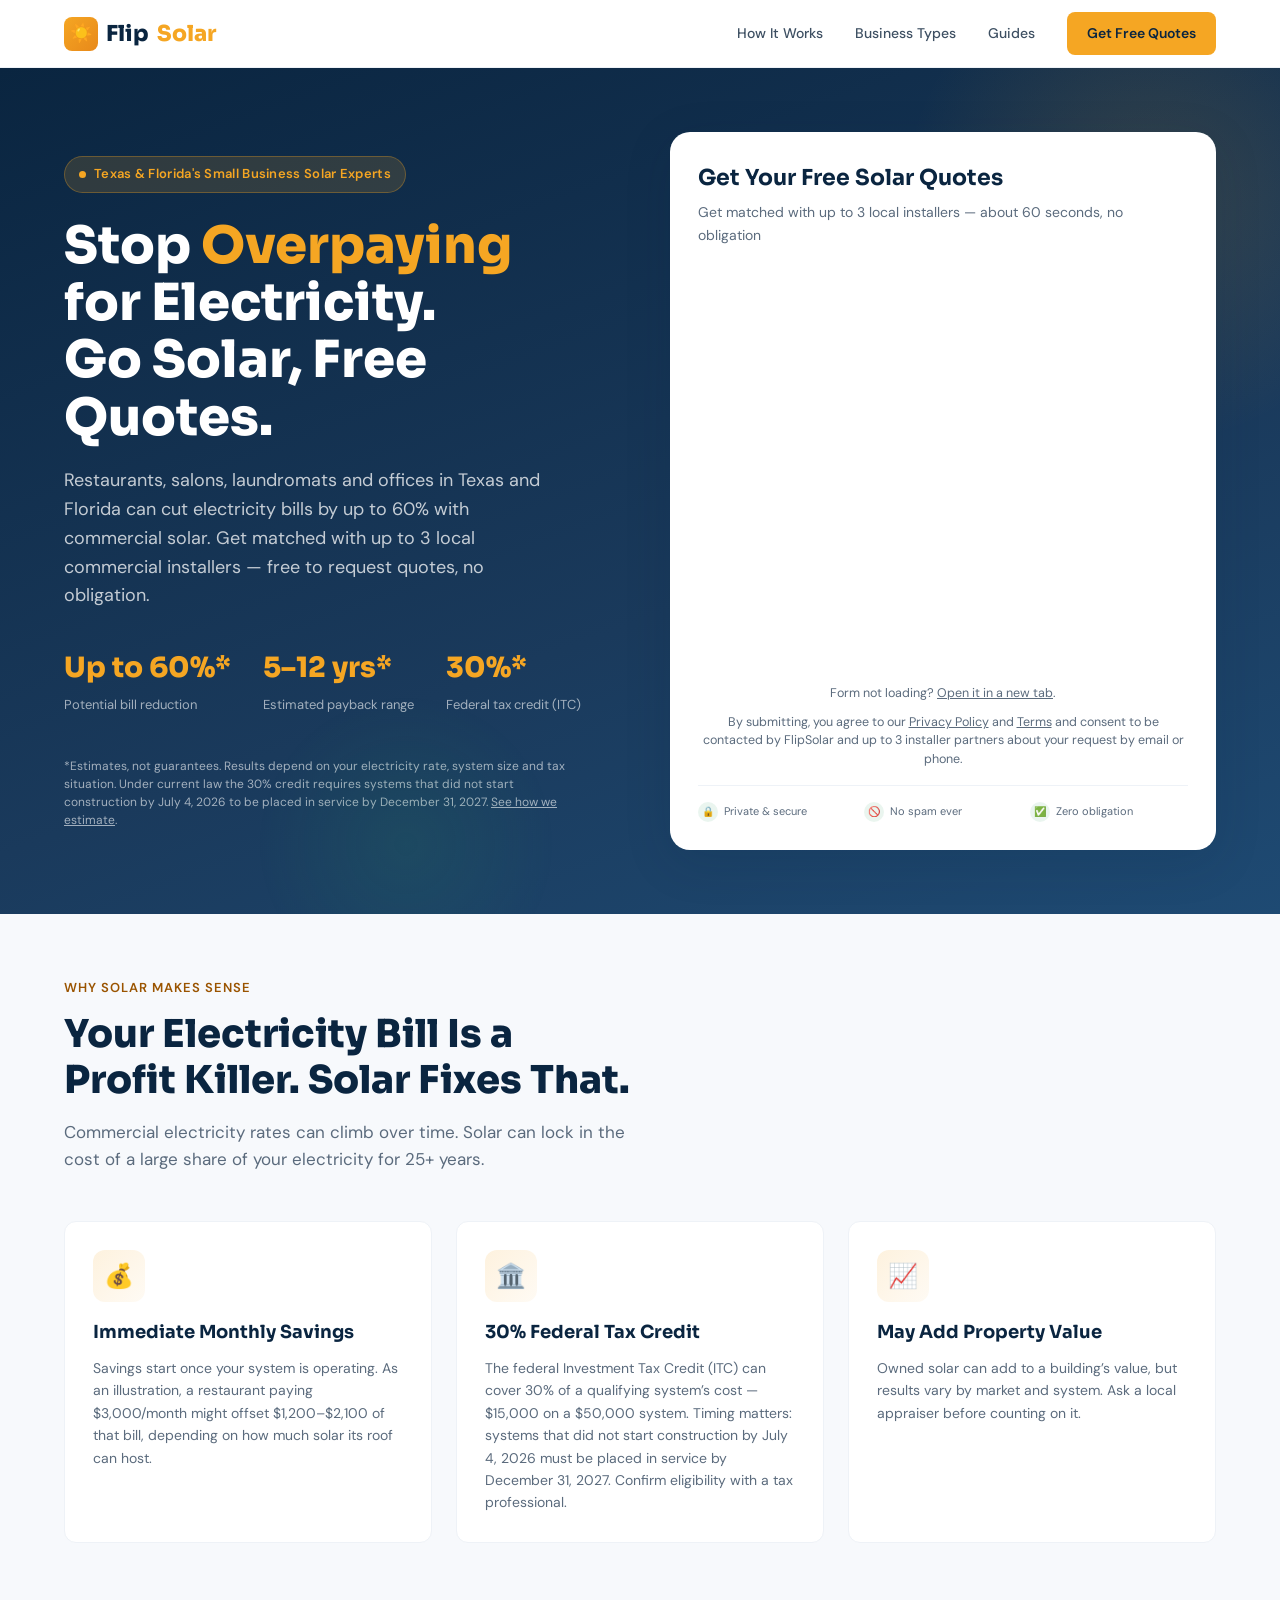
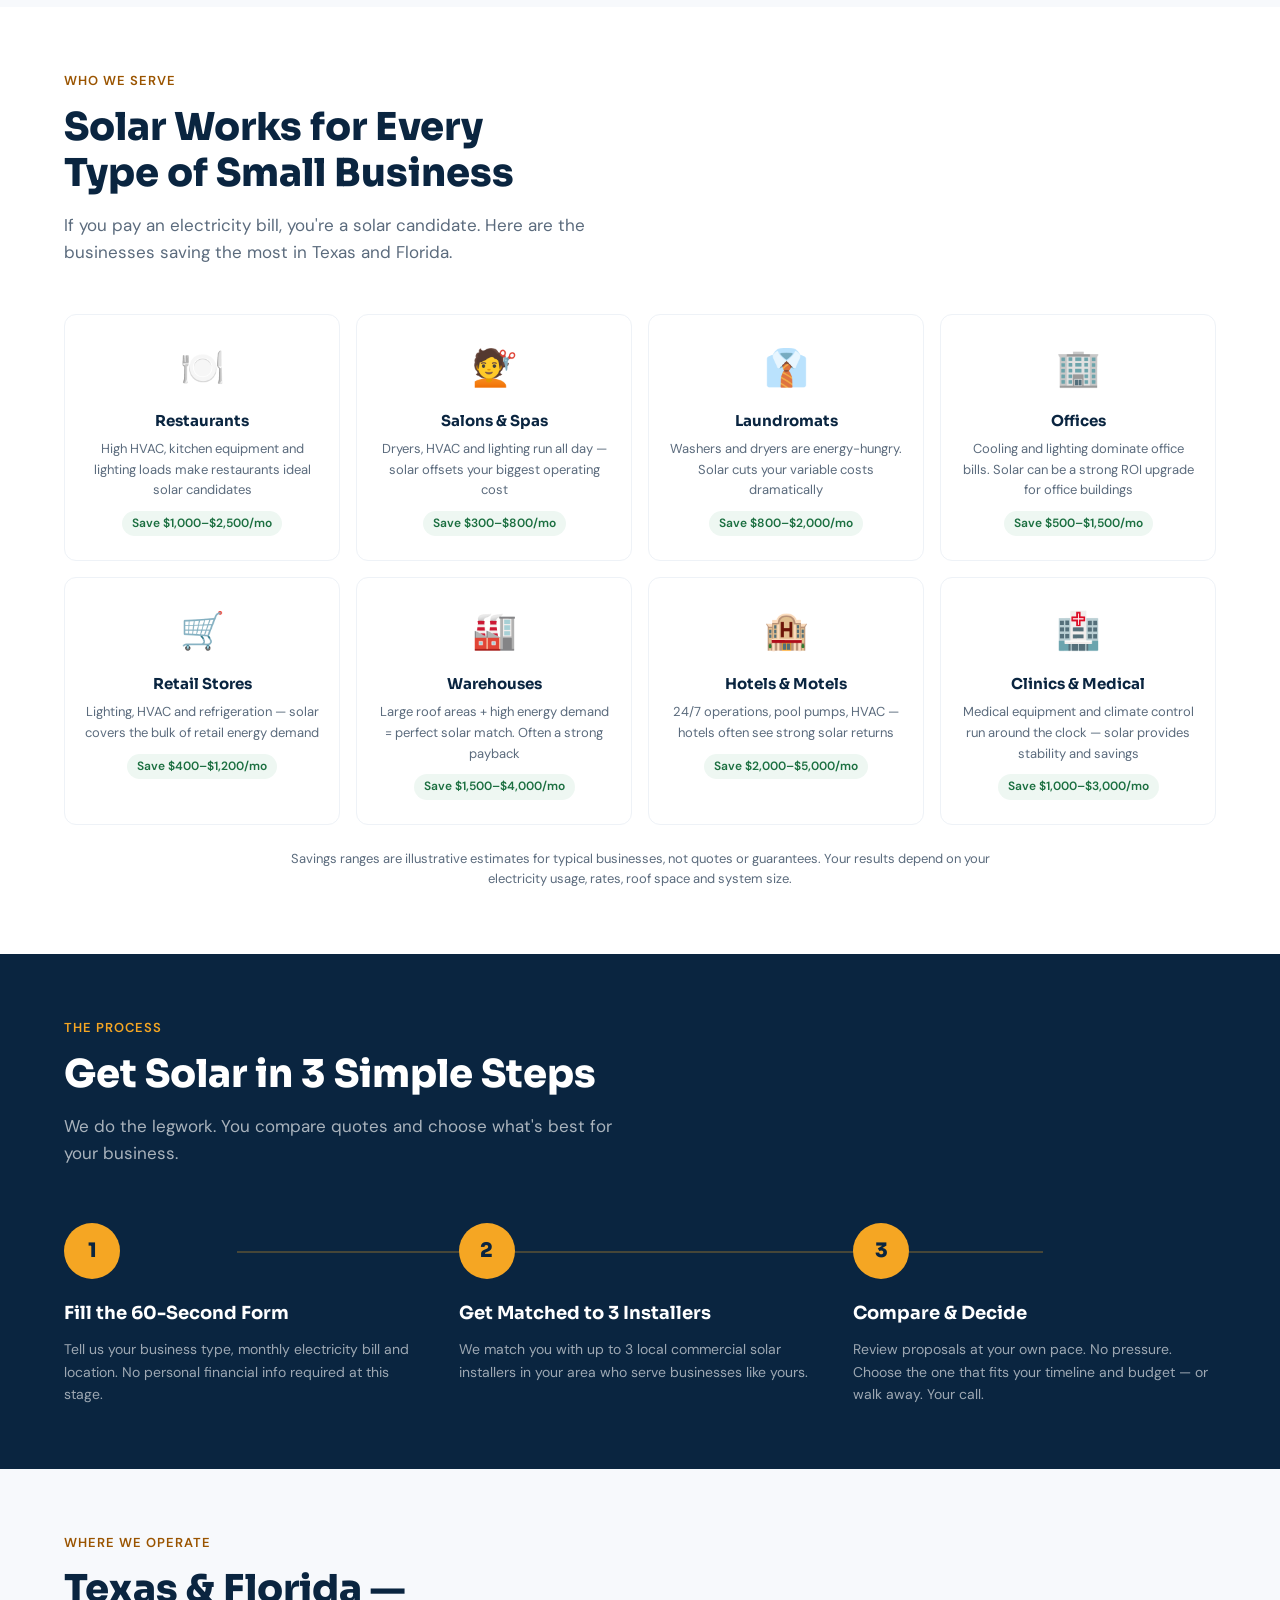
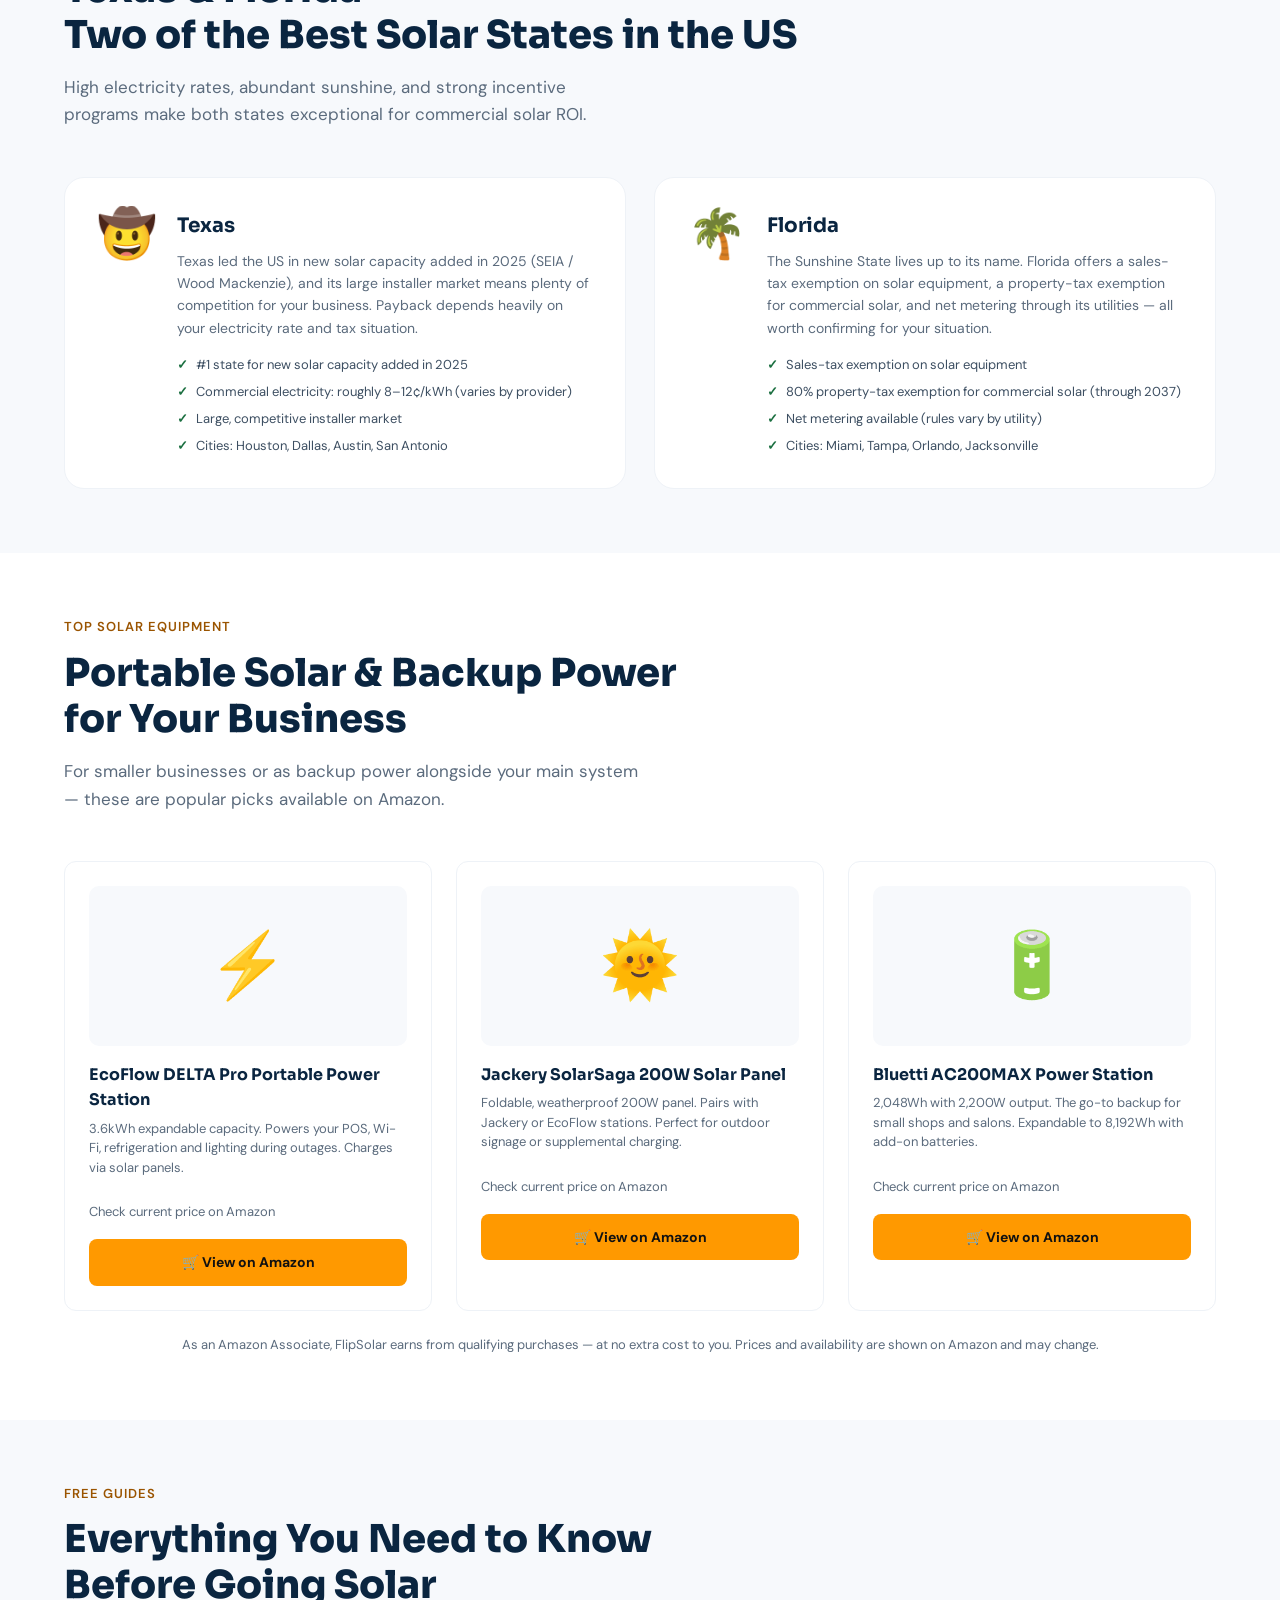
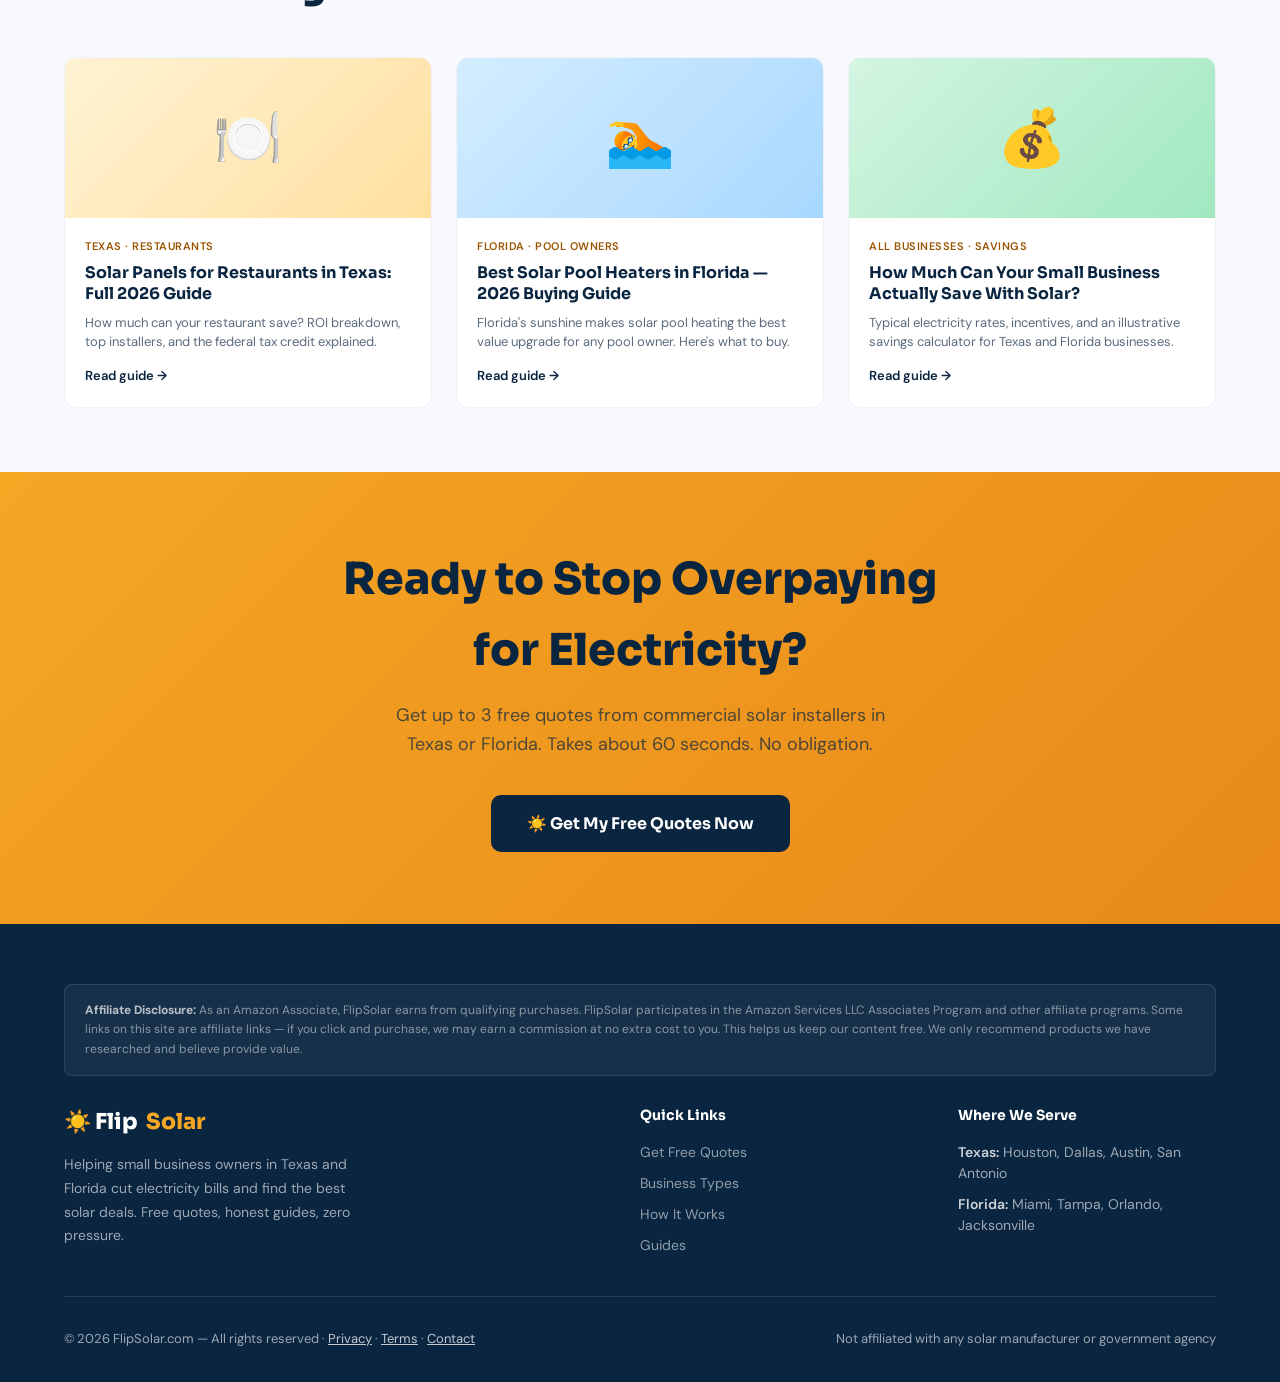
<file: index.html>
<!DOCTYPE html>
<html lang="en">
<head>
  <meta charset="UTF-8" />
  <meta name="viewport" content="width=device-width, initial-scale=1.0" />
  <title>FlipSolar — Free Solar Quotes for Small Businesses in Texas & Florida</title>
  <meta name="description" content="Cut your business electricity bill by up to 60% with solar. Get up to 3 free solar installation quotes for restaurants, salons, laundromats, and offices in Texas and Florida. No upfront cost." />
  <meta name="keywords" content="solar panels for small business Texas, solar energy Florida small business, commercial solar quotes, restaurant solar panels, solar installer Texas, business electricity savings solar" />
  <meta name="robots" content="index, follow" />
  <link rel="canonical" href="https://flipsolar.com/" />
  <meta property="og:title" content="FlipSolar — Solar Deals for Small Businesses in Texas & Florida" />
  <meta property="og:description" content="Get up to 3 free solar quotes and cut your business electricity bill by up to 60%. Serving restaurants, salons, offices and more." />
  <meta property="og:url" content="https://flipsolar.com/" />
  <meta property="og:type" content="website" />
  <meta property="og:image" content="https://flipsolar.com/images/og-image.png" />
  <meta name="twitter:card" content="summary_large_image" />
  <meta name="twitter:title" content="FlipSolar — Free Solar Quotes for Small Businesses" />
  <meta name="twitter:description" content="Cut your business electricity bill by up to 60% with solar. Get up to 3 free quotes today." />
  <script type="application/ld+json">
  {
    "@context": "https://schema.org",
    "@graph": [
      {
        "@type": "WebSite",
        "name": "FlipSolar",
        "url": "https://flipsolar.com",
        "description": "Solar panel deals and free quote service for small businesses in Texas and Florida"
      },
      {
        "@type": "Organization",
        "name": "FlipSolar",
        "url": "https://flipsolar.com",
        "logo": "https://flipsolar.com/images/logo.png",
        "sameAs": []
      }
    ]
  }
  </script>
  <link rel="stylesheet" href="css/style.css" />
  <link rel="icon" href="data:image/svg+xml,<svg xmlns='http://www.w3.org/2000/svg' viewBox='0 0 100 100'><text y='.9em' font-size='90'>☀️</text></svg>" />

  <style>
    /* ── TALLY FORM WRAPPER ── */
    .tally-wrapper {
      position: relative;
      min-height: 320px;
    }

    .tally-loading {
      position: absolute;
      inset: 0;
      display: flex;
      flex-direction: column;
      align-items: center;
      justify-content: center;
      gap: 12px;
      background: var(--off-white);
      border-radius: 10px;
      z-index: 2;
      transition: opacity 0.4s ease;
    }

    .tally-loading.hidden {
      opacity: 0;
      pointer-events: none;
    }

    .tally-spinner {
      width: 36px;
      height: 36px;
      border: 3px solid var(--grey-100);
      border-top-color: var(--sun);
      border-radius: 50%;
      animation: spin 0.8s linear infinite;
    }

    @keyframes spin { to { transform: rotate(360deg); } }

    .tally-loading p {
      font-size: 13px;
      color: var(--grey-500);
      font-family: 'DM Sans', sans-serif;
    }

    .tally-wrapper iframe {
      border: none !important;
      border-radius: 10px;
      display: block;
      transition: opacity 0.4s ease;
    }

    /* Steps above form */
    .form-steps {
      display: flex;
      gap: 0;
      margin-bottom: 20px;
      border-radius: 10px;
      overflow: hidden;
      border: 1px solid var(--grey-100);
    }

    .form-step {
      flex: 1;
      display: flex;
      align-items: center;
      gap: 8px;
      padding: 10px 12px;
      background: var(--off-white);
      font-size: 12px;
      color: var(--grey-500);
      border-right: 1px solid var(--grey-100);
    }

    .form-step:last-child { border-right: none; }
    .form-step:not(.active):not(.done) .fs-num { background: var(--grey-100); color: var(--grey-500); }
    .form-step.active { background: #fff; color: var(--sky); font-weight: 600; }
    .form-step.done .fs-num { background: var(--grass); color: #fff; }

    .form-step .fs-num {
      width: 20px;
      height: 20px;
      background: var(--sun);
      color: var(--sky);
      border-radius: 50%;
      display: flex;
      align-items: center;
      justify-content: center;
      font-size: 11px;
      font-weight: 700;
      flex-shrink: 0;
    }

    /* Guarantee strip */
    .form-guarantee {
      display: grid;
      grid-template-columns: 1fr 1fr 1fr;
      gap: 8px;
      margin-top: 16px;
      padding-top: 16px;
      border-top: 1px solid var(--grey-100);
    }

    .guarantee-item {
      display: flex;
      align-items: center;
      gap: 6px;
      font-size: 11px;
      color: var(--grey-500);
    }

    .guarantee-item .gi-icon {
      width: 20px;
      height: 20px;
      background: rgba(45,158,95,0.1);
      border-radius: 50%;
      display: flex;
      align-items: center;
      justify-content: center;
      font-size: 10px;
      flex-shrink: 0;
    }
  </style>
</head>
<body>

<nav aria-label="Main navigation">
  <a href="/" class="nav-logo">
    <div class="logo-icon">☀️</div>
    Flip<span>Solar</span>
  </a>
  <div class="nav-links">
    <a href="#how-it-works">How It Works</a>
    <a href="#businesses">Business Types</a>
    <a href="#blog">Guides</a>
    <a href="#get-quotes" class="nav-cta">Get Free Quotes</a>
  </div>
</nav>

<main id="main">

<section class="hero" aria-labelledby="hero-heading">
  <div class="hero-content">
    <div class="hero-badge">
      <span class="dot"></span>
      Texas &amp; Florida's Small Business Solar Experts
    </div>
    <h1 id="hero-heading">
      Stop <em>Overpaying</em><br/>
      for Electricity.<br/>
      Go Solar, Free Quotes.
    </h1>
    <p class="hero-sub">
      Restaurants, salons, laundromats and offices in Texas and Florida can cut electricity bills by up to 60% with commercial solar. Get matched with up to 3 local commercial installers — free to request quotes, no obligation.
    </p>
    <div class="hero-stats" role="list">
      <div class="hero-stat" role="listitem">
        <span class="val">Up to 60%*</span>
        <span class="label">Potential bill reduction</span>
      </div>
      <div class="hero-stat" role="listitem">
        <span class="val">5–12 yrs*</span>
        <span class="label">Estimated payback range</span>
      </div>
      <div class="hero-stat" role="listitem">
        <span class="val">30%*</span>
        <span class="label">Federal tax credit (ITC)</span>
      </div>
    </div>
    <p class="hero-footnote">*Estimates, not guarantees. Results depend on your electricity rate, system size and tax situation. Under current law the 30% credit requires systems that did not start construction by July 4, 2026 to be placed in service by December 31, 2027. <a href="blog/solar-savings-small-business.html">See how we estimate</a>.</p>
  </div>

  <!-- ═══ LEAD FORM CARD ═══ -->
  <div class="form-card" id="get-quotes">
    <div class="form-card-head">
      <h2>Get Your Free Solar Quotes</h2>
      <p>Get matched with up to 3 local installers — about 60 seconds, no obligation</p>
    </div>


    <!-- Tally embed with loading state -->
    <div class="tally-wrapper">
      <div class="tally-loading" id="tally-loader">
        <div class="tally-spinner"></div>
        <p>Loading quote form…</p>
      </div>
      <iframe
        data-tally-src="https://tally.so/embed/68PQWO?alignLeft=1&hideTitle=1&transparentBackground=1&dynamicHeight=1"
        loading="lazy"
        width="100%"
        height="420"
        frameborder="0"
        marginheight="0"
        marginwidth="0"
        title="FlipSolar Lead Form"
        onload="document.getElementById('tally-loader').classList.add('hidden')">
      </iframe>
      <noscript><p class="form-fallback">JavaScript is needed to show the form here. <a href="https://tally.so/r/68PQWO" target="_blank" rel="noopener">Open the quote form in a new tab</a>.</p></noscript>
    </div>
    <p class="form-fallback">Form not loading? <a href="https://tally.so/r/68PQWO" target="_blank" rel="noopener">Open it in a new tab</a>.</p>
    <script>
      // Keep the step bar in sync with the embedded Tally form (Tally posts page/submit events to the parent window).
      window.addEventListener('message', function (e) {
        if (e.origin !== 'https://tally.so' || typeof e.data !== 'string' || e.data.indexOf('Tally.') < 0) return;
        var msg; try { msg = JSON.parse(e.data); } catch (_) { return; }
        var step = null;
        if (msg.event === 'Tally.FormPageView' && msg.payload) step = Math.min(parseInt(msg.payload.page, 10) || 1, 3);
        if (msg.event === 'Tally.FormSubmitted') step = 4;
        if (step === null) return;
        document.querySelectorAll('.form-step').forEach(function (el) {
          var n = parseInt(el.getAttribute('data-step'), 10);
          el.classList.toggle('done', n < step);
          el.classList.toggle('active', n === step);
        });
      });
    </script>
    <p class="form-consent">By submitting, you agree to our <a href="/privacy.html">Privacy Policy</a> and <a href="/terms.html">Terms</a> and consent to be contacted by FlipSolar and up to 3 installer partners about your request by email or phone.</p>
    <script>
      var d=document,w="https://tally.so/widgets/embed.js",
      v=function(){"undefined"!=typeof Tally?Tally.loadEmbeds():d.querySelectorAll("iframe[data-tally-src]:not([src])").forEach((function(e){e.src=e.dataset.tallySrc}))};
      if("undefined"!=typeof Tally)v();
      else if(d.querySelector('script[src="'+w+'"]')==null){
        var s=d.createElement("script");s.src=w,s.onload=v,s.onerror=v,d.body.appendChild(s);
      }
    </script>

    <!-- Guarantee strip -->
    <div class="form-guarantee">
      <div class="guarantee-item">
        <div class="gi-icon">🔒</div>
        <span>Private &amp; secure</span>
      </div>
      <div class="guarantee-item">
        <div class="gi-icon">🚫</div>
        <span>No spam ever</span>
      </div>
      <div class="guarantee-item">
        <div class="gi-icon">✅</div>
        <span>Zero obligation</span>
      </div>
    </div>
  </div>
</section>

<!-- ═══ WHY SOLAR ═══ -->
<section class="why-solar" aria-labelledby="why-heading">
  <div class="section-label">Why Solar Makes Sense</div>
  <h2 class="section-title" id="why-heading">Your Electricity Bill Is a<br/>Profit Killer. Solar Fixes That.</h2>
  <p class="section-sub">Commercial electricity rates can climb over time. Solar can lock in the cost of a large share of your electricity for 25+ years.</p>
  <div class="why-grid" role="list">
    <div class="why-card" role="listitem">
      <div class="why-icon" aria-hidden="true">💰</div>
      <h3>Immediate Monthly Savings</h3>
      <p>Savings start once your system is operating. As an illustration, a restaurant paying $3,000/month might offset $1,200–$2,100 of that bill, depending on how much solar its roof can host.</p>
    </div>
    <div class="why-card" role="listitem">
      <div class="why-icon" aria-hidden="true">🏛️</div>
      <h3>30% Federal Tax Credit</h3>
      <p>The federal Investment Tax Credit (ITC) can cover 30% of a qualifying system’s cost — $15,000 on a $50,000 system. Timing matters: systems that did not start construction by July 4, 2026 must be placed in service by December 31, 2027. Confirm eligibility with a tax professional.</p>
    </div>
    <div class="why-card" role="listitem">
      <div class="why-icon" aria-hidden="true">📈</div>
      <h3>May Add Property Value</h3>
      <p>Owned solar can add to a building’s value, but results vary by market and system. Ask a local appraiser before counting on it.</p>
    </div>
  </div>
</section>

<!-- ═══ BUSINESS TYPES ═══ -->
<section id="businesses" aria-labelledby="biz-heading">
  <div class="section-label">Who We Serve</div>
  <h2 class="section-title" id="biz-heading">Solar Works for Every<br/>Type of Small Business</h2>
  <p class="section-sub">If you pay an electricity bill, you're a solar candidate. Here are the businesses saving the most in Texas and Florida.</p>
  <div class="biz-grid" role="list">
    <div class="biz-card" role="listitem"><div class="icon">🍽️</div><h3>Restaurants</h3><p>High HVAC, kitchen equipment and lighting loads make restaurants ideal solar candidates</p><span class="saving">Save $1,000–$2,500/mo</span></div>
    <div class="biz-card" role="listitem"><div class="icon">💇</div><h3>Salons &amp; Spas</h3><p>Dryers, HVAC and lighting run all day — solar offsets your biggest operating cost</p><span class="saving">Save $300–$800/mo</span></div>
    <div class="biz-card" role="listitem"><div class="icon">👔</div><h3>Laundromats</h3><p>Washers and dryers are energy-hungry. Solar cuts your variable costs dramatically</p><span class="saving">Save $800–$2,000/mo</span></div>
    <div class="biz-card" role="listitem"><div class="icon">🏢</div><h3>Offices</h3><p>Cooling and lighting dominate office bills. Solar can be a strong ROI upgrade for office buildings</p><span class="saving">Save $500–$1,500/mo</span></div>
    <div class="biz-card" role="listitem"><div class="icon">🛒</div><h3>Retail Stores</h3><p>Lighting, HVAC and refrigeration — solar covers the bulk of retail energy demand</p><span class="saving">Save $400–$1,200/mo</span></div>
    <div class="biz-card" role="listitem"><div class="icon">🏭</div><h3>Warehouses</h3><p>Large roof areas + high energy demand = perfect solar match. Often a strong payback</p><span class="saving">Save $1,500–$4,000/mo</span></div>
    <div class="biz-card" role="listitem"><div class="icon">🏨</div><h3>Hotels &amp; Motels</h3><p>24/7 operations, pool pumps, HVAC — hotels often see strong solar returns</p><span class="saving">Save $2,000–$5,000/mo</span></div>
    <div class="biz-card" role="listitem"><div class="icon">🏥</div><h3>Clinics &amp; Medical</h3><p>Medical equipment and climate control run around the clock — solar provides stability and savings</p><span class="saving">Save $1,000–$3,000/mo</span></div>
  </div>
  <p class="biz-footnote">Savings ranges are illustrative estimates for typical businesses, not quotes or guarantees. Your results depend on your electricity usage, rates, roof space and system size.</p>
</section>

<!-- ═══ HOW IT WORKS ═══ -->
<section class="how" id="how-it-works" aria-labelledby="how-heading">
  <div class="section-label">The Process</div>
  <h2 class="section-title" id="how-heading">Get Solar in 3 Simple Steps</h2>
  <p class="section-sub">We do the legwork. You compare quotes and choose what's best for your business.</p>
  <div class="steps">
    <div class="step"><div class="step-num">1</div><h3>Fill the 60-Second Form</h3><p>Tell us your business type, monthly electricity bill and location. No personal financial info required at this stage.</p></div>
    <div class="step"><div class="step-num">2</div><h3>Get Matched to 3 Installers</h3><p>We match you with up to 3 local commercial solar installers in your area who serve businesses like yours.</p></div>
    <div class="step"><div class="step-num">3</div><h3>Compare &amp; Decide</h3><p>Review proposals at your own pace. No pressure. Choose the one that fits your timeline and budget — or walk away. Your call.</p></div>
  </div>
</section>

<!-- ═══ STATES ═══ -->
<section class="states" aria-labelledby="states-heading">
  <div class="section-label">Where We Operate</div>
  <h2 class="section-title" id="states-heading">Texas &amp; Florida —<br/>Two of the Best Solar States in the US</h2>
  <p class="section-sub">High electricity rates, abundant sunshine, and strong incentive programs make both states exceptional for commercial solar ROI.</p>
  <div class="states-grid">
    <article class="state-card">
      <div class="state-flag">🤠</div>
      <div>
        <h3>Texas</h3>
        <p>Texas led the US in new solar capacity added in 2025 (SEIA / Wood Mackenzie), and its large installer market means plenty of competition for your business. Payback depends heavily on your electricity rate and tax situation.</p>
        <div class="state-facts">
          <div class="state-fact">#1 state for new solar capacity added in 2025</div>
          <div class="state-fact">Commercial electricity: roughly 8–12¢/kWh (varies by provider)</div>
          <div class="state-fact">Large, competitive installer market</div>
          <div class="state-fact">Cities: Houston, Dallas, Austin, San Antonio</div>
        </div>
      </div>
    </article>
    <article class="state-card">
      <div class="state-flag">🌴</div>
      <div>
        <h3>Florida</h3>
        <p>The Sunshine State lives up to its name. Florida offers a sales-tax exemption on solar equipment, a property-tax exemption for commercial solar, and net metering through its utilities — all worth confirming for your situation.</p>
        <div class="state-facts">
          <div class="state-fact">Sales-tax exemption on solar equipment</div>
          <div class="state-fact">80% property-tax exemption for commercial solar (through 2037)</div>
          <div class="state-fact">Net metering available (rules vary by utility)</div>
          <div class="state-fact">Cities: Miami, Tampa, Orlando, Jacksonville</div>
        </div>
      </div>
    </article>
  </div>
</section>

<!-- ═══ AFFILIATE PRODUCTS ═══ -->
<section class="products" aria-labelledby="products-heading">
  <div class="section-label">Top Solar Equipment</div>
  <h2 class="section-title" id="products-heading">Portable Solar &amp; Backup Power<br/>for Your Business</h2>
  <p class="section-sub">For smaller businesses or as backup power alongside your main system — these are popular picks available on Amazon.</p>
  <div class="products-grid">
    <article class="product-card">
      <div class="product-img">⚡</div>
      <h3>EcoFlow DELTA Pro Portable Power Station</h3>
      <p class="desc">3.6kWh expandable capacity. Powers your POS, Wi-Fi, refrigeration and lighting during outages. Charges via solar panels.</p>
      <div class="price"><span>Check current price on Amazon</span></div>
      <a href="https://www.amazon.com/dp/B0C1Z4GLKS?tag=flipsolar-20" class="btn-amazon" target="_blank" rel="noopener sponsored">🛒 View on Amazon</a>
    </article>
    <article class="product-card">
      <div class="product-img">🌞</div>
      <h3>Jackery SolarSaga 200W Solar Panel</h3>
      <p class="desc">Foldable, weatherproof 200W panel. Pairs with Jackery or EcoFlow stations. Perfect for outdoor signage or supplemental charging.</p>
      <div class="price"><span>Check current price on Amazon</span></div>
      <a href="https://www.amazon.com/dp/B0B8ZLZ53M?tag=flipsolar-20" class="btn-amazon" target="_blank" rel="noopener sponsored">🛒 View on Amazon</a>
    </article>
    <article class="product-card">
      <div class="product-img">🔋</div>
      <h3>Bluetti AC200MAX Power Station</h3>
      <p class="desc">2,048Wh with 2,200W output. The go-to backup for small shops and salons. Expandable to 8,192Wh with add-on batteries.</p>
      <div class="price"><span>Check current price on Amazon</span></div>
      <a href="https://www.amazon.com/dp/B0CLGZB3L6?tag=flipsolar-20" class="btn-amazon" target="_blank" rel="noopener sponsored">🛒 View on Amazon</a>
    </article>
  </div>
  <p style="text-align:center;margin-top:24px;font-size:13px;color:var(--grey-500);">As an Amazon Associate, FlipSolar earns from qualifying purchases — at no extra cost to you. Prices and availability are shown on Amazon and may change.</p>
</section>

<!-- ═══ BLOG ═══ -->
<section class="blog" id="blog" aria-labelledby="blog-heading">
  <div class="section-label">Free Guides</div>
  <h2 class="section-title" id="blog-heading">Everything You Need to Know<br/>Before Going Solar</h2>
  <div class="blog-grid">
    <a href="blog/solar-panels-restaurants-texas.html" class="blog-card">
      <div class="blog-thumb t1">🍽️</div>
      <div class="blog-body">
        <div class="blog-tag">Texas · Restaurants</div>
        <h3>Solar Panels for Restaurants in Texas: Full 2026 Guide</h3>
        <p>How much can your restaurant save? ROI breakdown, top installers, and the federal tax credit explained.</p>
        <span class="blog-read">Read guide →</span>
      </div>
    </a>
    <a href="blog/solar-pool-heater-florida-2026.html" class="blog-card">
      <div class="blog-thumb t2">🏊</div>
      <div class="blog-body">
        <div class="blog-tag">Florida · Pool Owners</div>
        <h3>Best Solar Pool Heaters in Florida — 2026 Buying Guide</h3>
        <p>Florida's sunshine makes solar pool heating the best value upgrade for any pool owner. Here's what to buy.</p>
        <span class="blog-read">Read guide →</span>
      </div>
    </a>
    <a href="blog/solar-savings-small-business.html" class="blog-card">
      <div class="blog-thumb t3">💰</div>
      <div class="blog-body">
        <div class="blog-tag">All Businesses · Savings</div>
        <h3>How Much Can Your Small Business Actually Save With Solar?</h3>
        <p>Typical electricity rates, incentives, and an illustrative savings calculator for Texas and Florida businesses.</p>
        <span class="blog-read">Read guide →</span>
      </div>
    </a>
  </div>
</section>

<!-- ═══ CTA ═══ -->
<section class="cta-section" aria-labelledby="cta-heading">
  <h2 id="cta-heading">Ready to Stop Overpaying<br/>for Electricity?</h2>
  <p>Get up to 3 free quotes from commercial solar installers in Texas or Florida. Takes about 60 seconds. No obligation.</p>
  <a href="#get-quotes" class="btn-primary">☀️ Get My Free Quotes Now</a>
</section>

<!-- ═══ FOOTER ═══ -->
</main>

<footer>
  <div class="affiliate-disclosure">
    <strong style="color:rgba(255,255,255,0.7)">Affiliate Disclosure:</strong> As an Amazon Associate, FlipSolar earns from qualifying purchases. FlipSolar participates in the Amazon Services LLC Associates Program and other affiliate programs. Some links on this site are affiliate links — if you click and purchase, we may earn a commission at no extra cost to you. This helps us keep our content free. We only recommend products we have researched and believe provide value.
  </div>
  <div class="footer-top">
    <div>
      <a href="/" class="footer-logo">☀️ Flip<span>Solar</span></a>
      <p class="footer-desc">Helping small business owners in Texas and Florida cut electricity bills and find the best solar deals. Free quotes, honest guides, zero pressure.</p>
    </div>
    <div>
      <h3>Quick Links</h3>
      <ul>
        <li><a href="#get-quotes">Get Free Quotes</a></li>
        <li><a href="#businesses">Business Types</a></li>
        <li><a href="#how-it-works">How It Works</a></li>
        <li><a href="#blog">Guides</a></li>
      </ul>
    </div>
    <div>
      <h3>Where We Serve</h3>
      <ul>
        <li><strong>Texas:</strong> Houston, Dallas, Austin, San Antonio</li>
        <li><strong>Florida:</strong> Miami, Tampa, Orlando, Jacksonville</li>
      </ul>
    </div>
  </div>
  <div class="footer-bottom">
    <span>© 2026 FlipSolar.com — All rights reserved · <a href="/privacy.html">Privacy</a> · <a href="/terms.html">Terms</a> · <a href="/contact.html">Contact</a></span>
    <span>Not affiliated with any solar manufacturer or government agency</span>
  </div>
</footer>

</body>
</html>
</file>
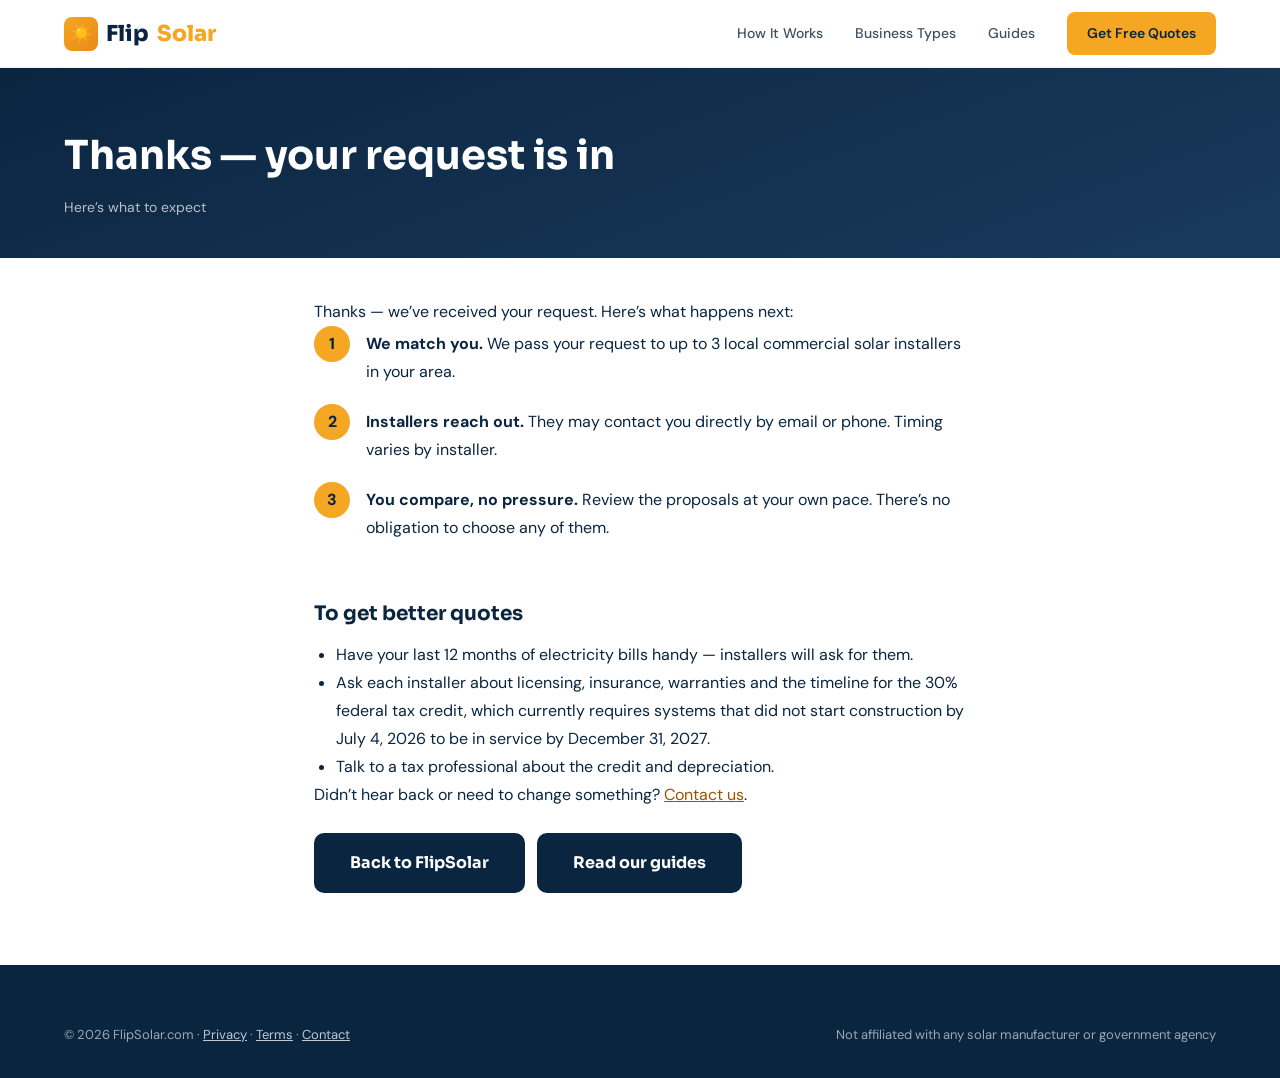
<file: thank-you.html>
<!DOCTYPE html>
<html lang="en">
<head>
  <meta charset="UTF-8" />
  <meta name="viewport" content="width=device-width, initial-scale=1.0" />
  <title>Thank You | FlipSolar</title>
  <meta name="description" content="Your solar quote request has been received." />
  <meta name="robots" content="noindex, follow" />
  <meta property="og:title" content="Thank You | FlipSolar" />
  <meta property="og:description" content="Your solar quote request has been received." />
  <meta property="og:type" content="website" />
  <meta property="og:image" content="https://flipsolar.com/images/og-image.png" />
  <meta name="twitter:card" content="summary_large_image" />
  <meta name="twitter:image" content="https://flipsolar.com/images/og-image.png" />
  <link rel="stylesheet" href="/css/style.css" />
  <link rel="icon" href="data:image/svg+xml,<svg xmlns='http://www.w3.org/2000/svg' viewBox='0 0 100 100'><text y='.9em' font-size='90'>☀️</text></svg>" />
</head>
<body>

<nav aria-label="Main navigation">
  <a href="/" class="nav-logo">
    <div class="logo-icon">☀️</div>
    Flip<span>Solar</span>
  </a>
  <div class="nav-links">
    <a href="/#how-it-works">How It Works</a>
    <a href="/#businesses">Business Types</a>
    <a href="/#blog">Guides</a>
    <a href="/#get-quotes" class="nav-cta">Get Free Quotes</a>
  </div>
</nav>

<header class="legal-hero">
  <h1>Thanks — your request is in</h1>
  <p>Here’s what to expect</p>
</header>

<main class="legal-body">
<p>Thanks — we’ve received your request. Here’s what happens next:</p>
<ol class="thanks-steps">
  <li><strong>We match you.</strong> We pass your request to up to 3 local commercial solar installers in your area.</li>
  <li><strong>Installers reach out.</strong> They may contact you directly by email or phone. Timing varies by installer.</li>
  <li><strong>You compare, no pressure.</strong> Review the proposals at your own pace. There’s no obligation to choose any of them.</li>
</ol>
<h2>To get better quotes</h2>
<ul>
  <li>Have your last 12 months of electricity bills handy — installers will ask for them.</li>
  <li>Ask each installer about licensing, insurance, warranties and the timeline for the 30% federal tax credit, which currently requires systems that did not start construction by July 4, 2026 to be in service by December 31, 2027.</li>
  <li>Talk to a tax professional about the credit and depreciation.</li>
</ul>
<p>Didn’t hear back or need to change something? <a href="/contact.html">Contact us</a>.</p>
<div class="btn-row"><a class="btn-primary" href="/">Back to FlipSolar</a><a class="btn-primary" href="/#blog">Read our guides</a></div>
</main>

<footer>
  <div class="footer-bottom">
    <span>© 2026 FlipSolar.com · <a href="/privacy.html">Privacy</a> · <a href="/terms.html">Terms</a> · <a href="/contact.html">Contact</a></span>
    <span>Not affiliated with any solar manufacturer or government agency</span>
  </div>
</footer>

</body>
</html>
</file>
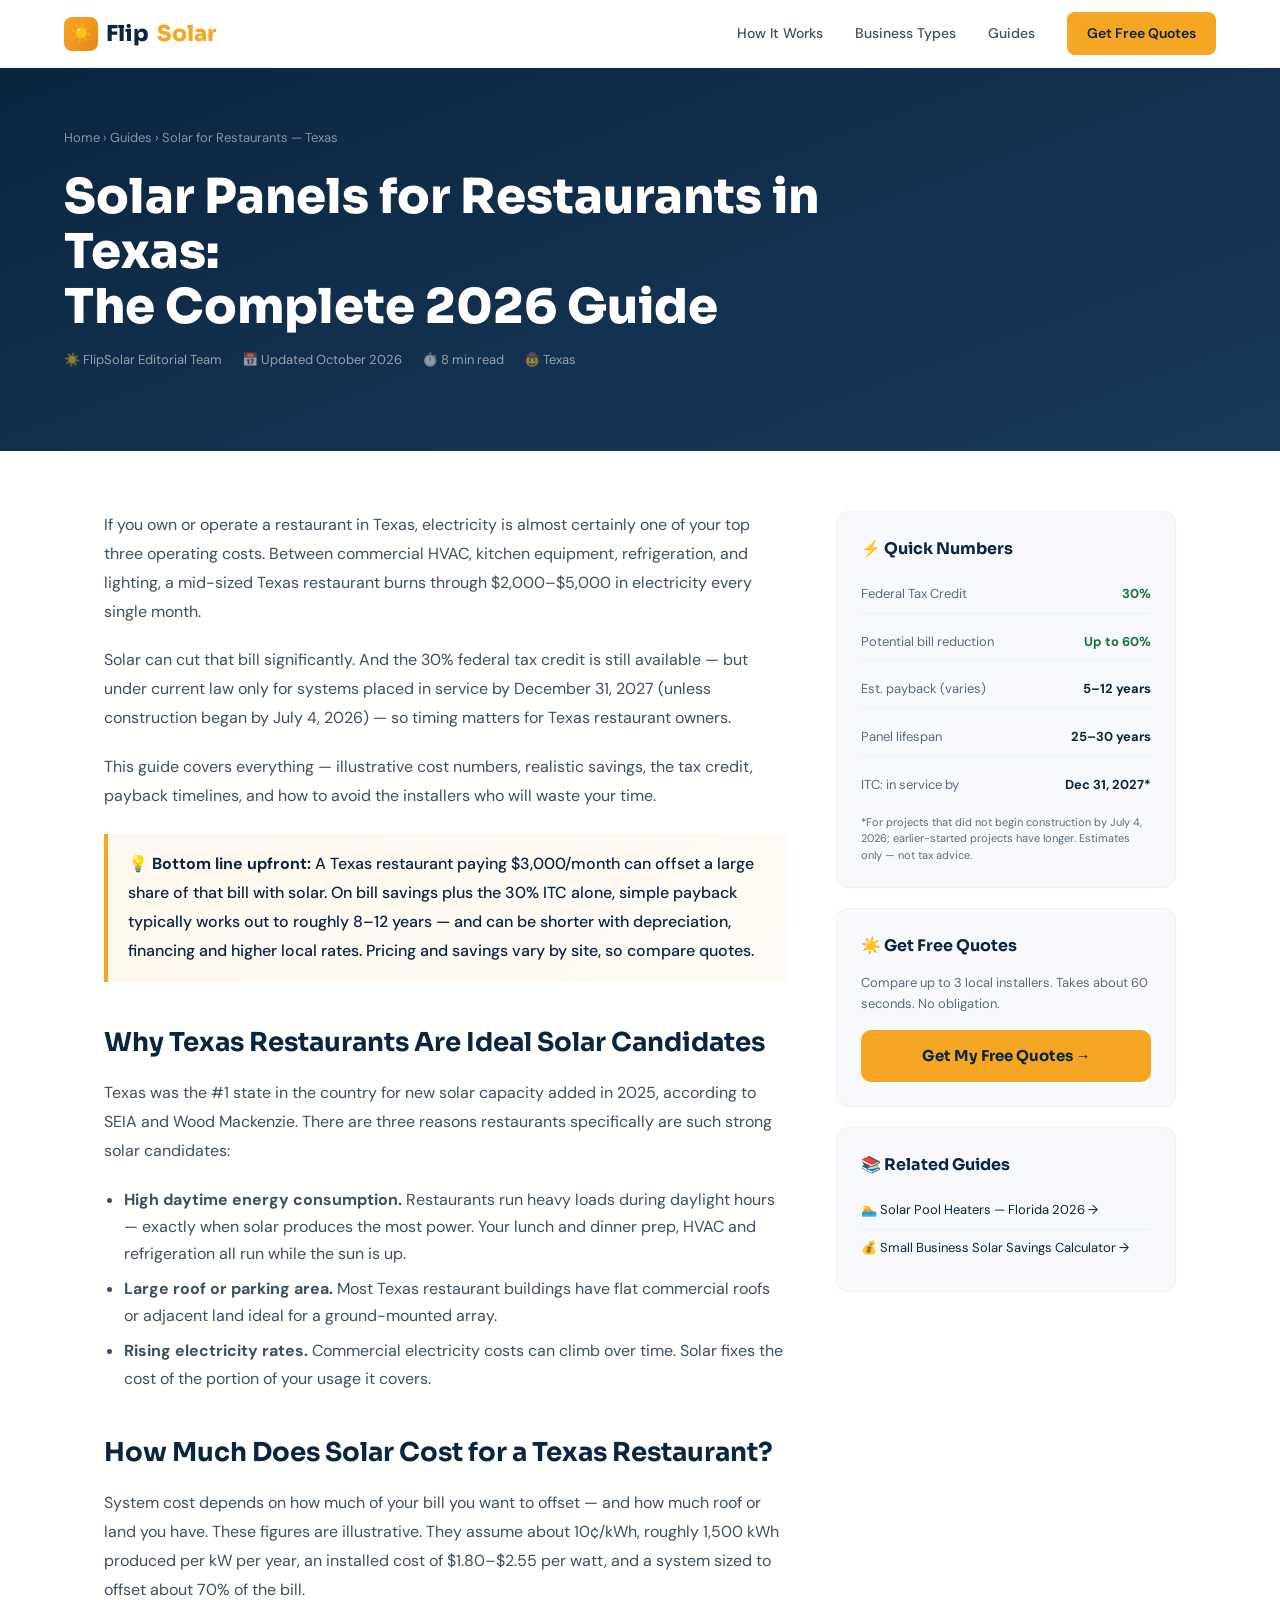
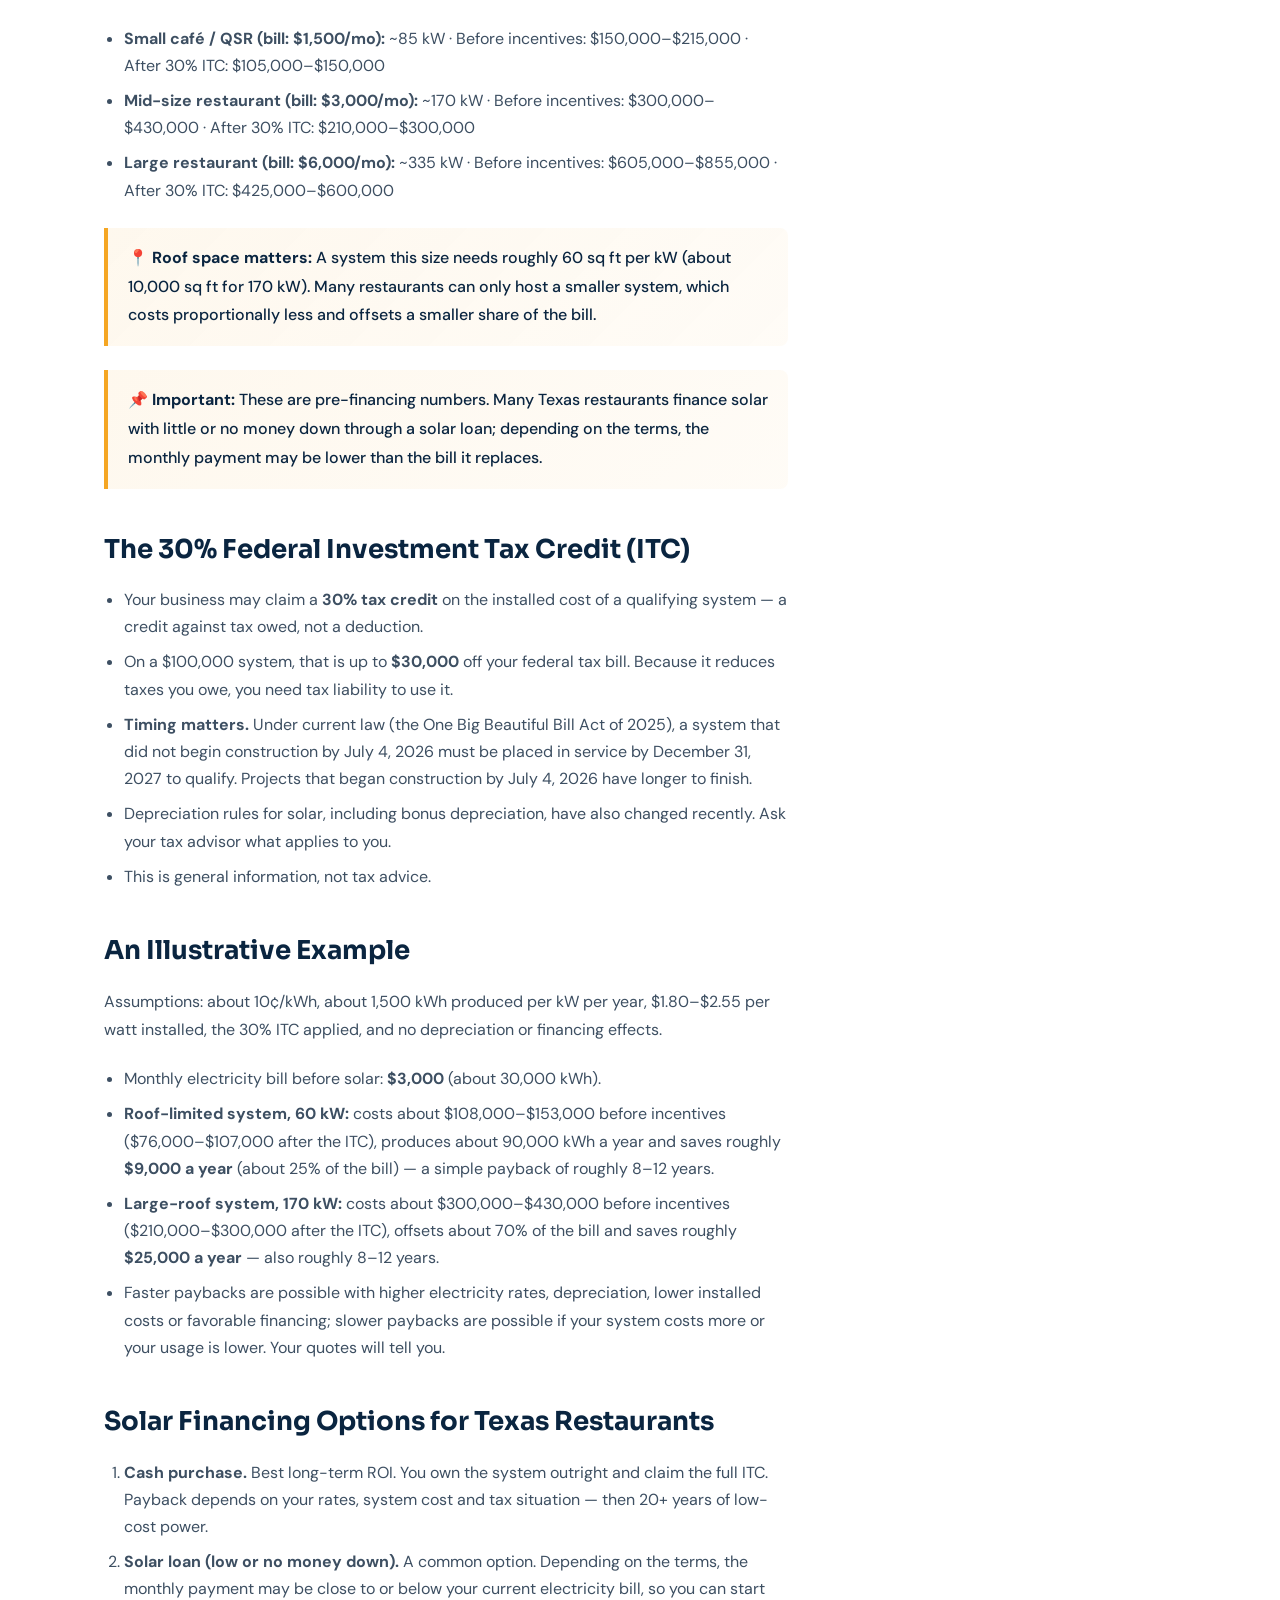
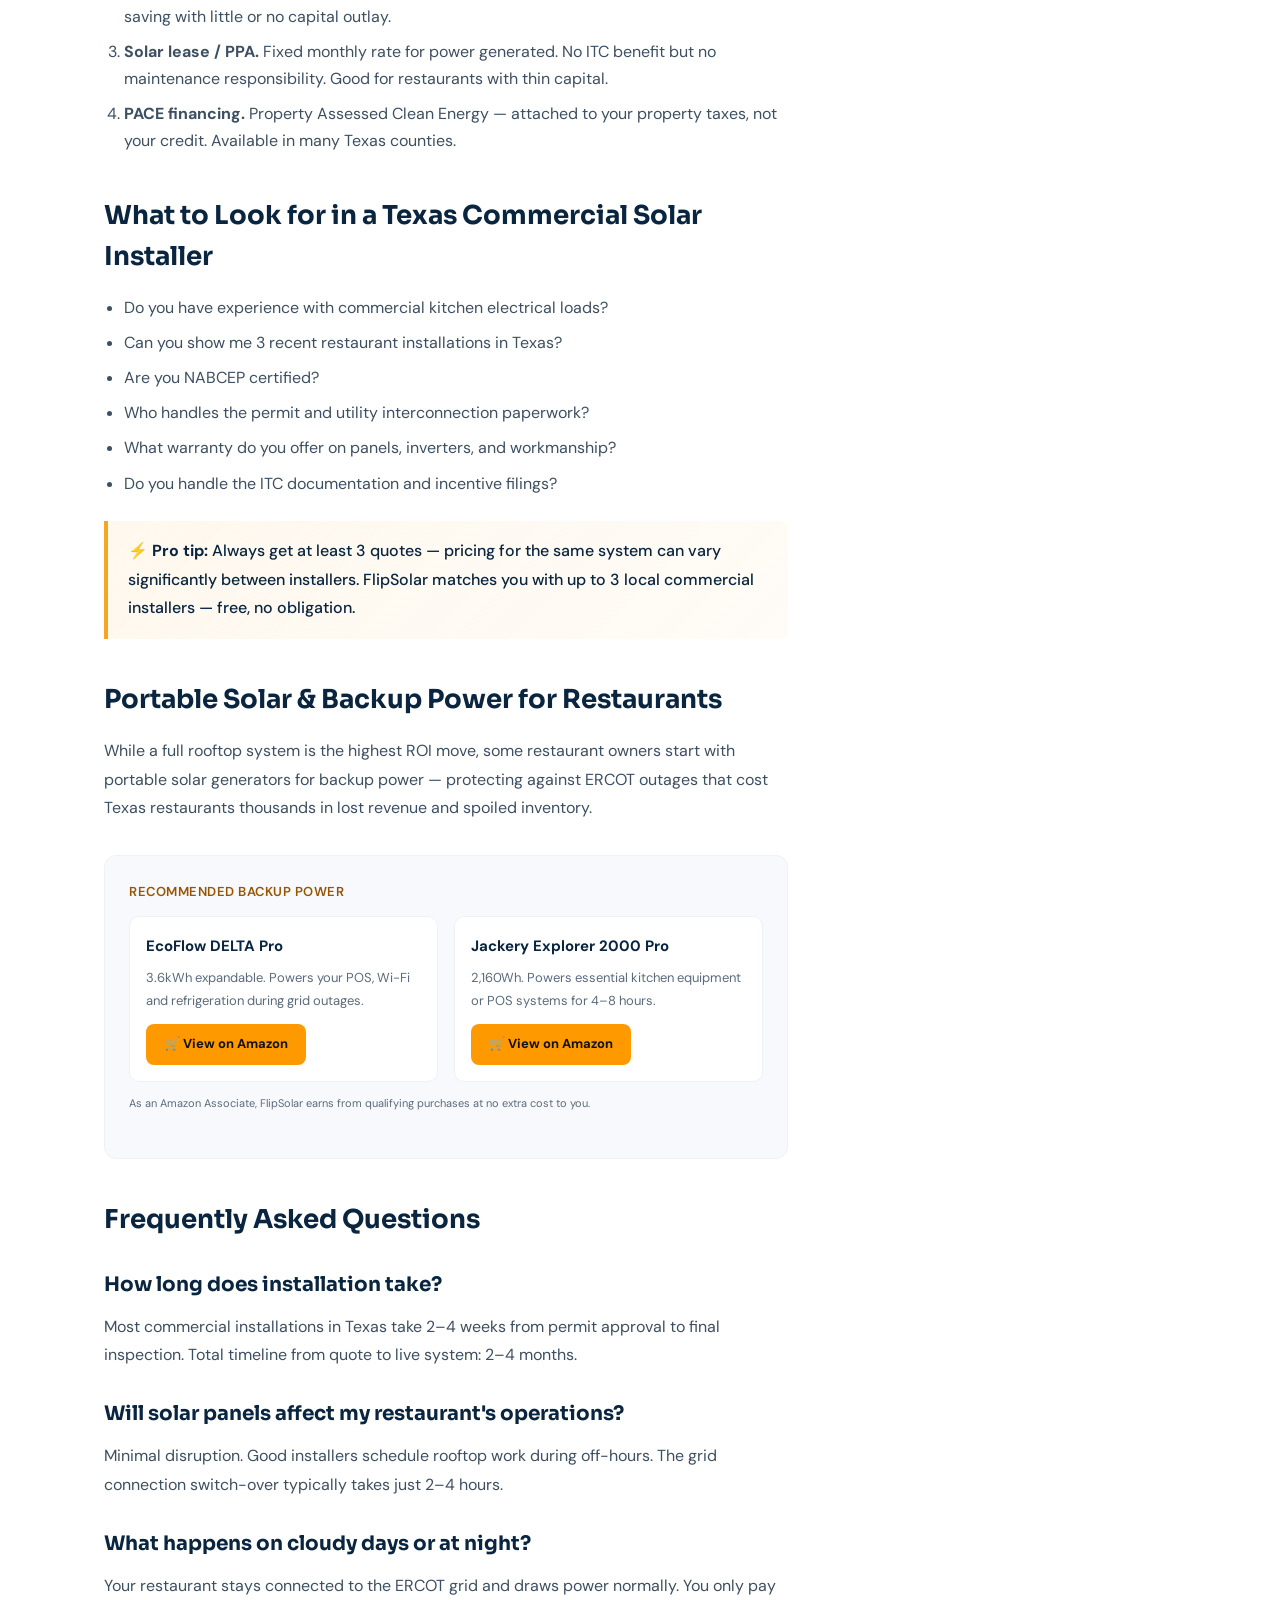
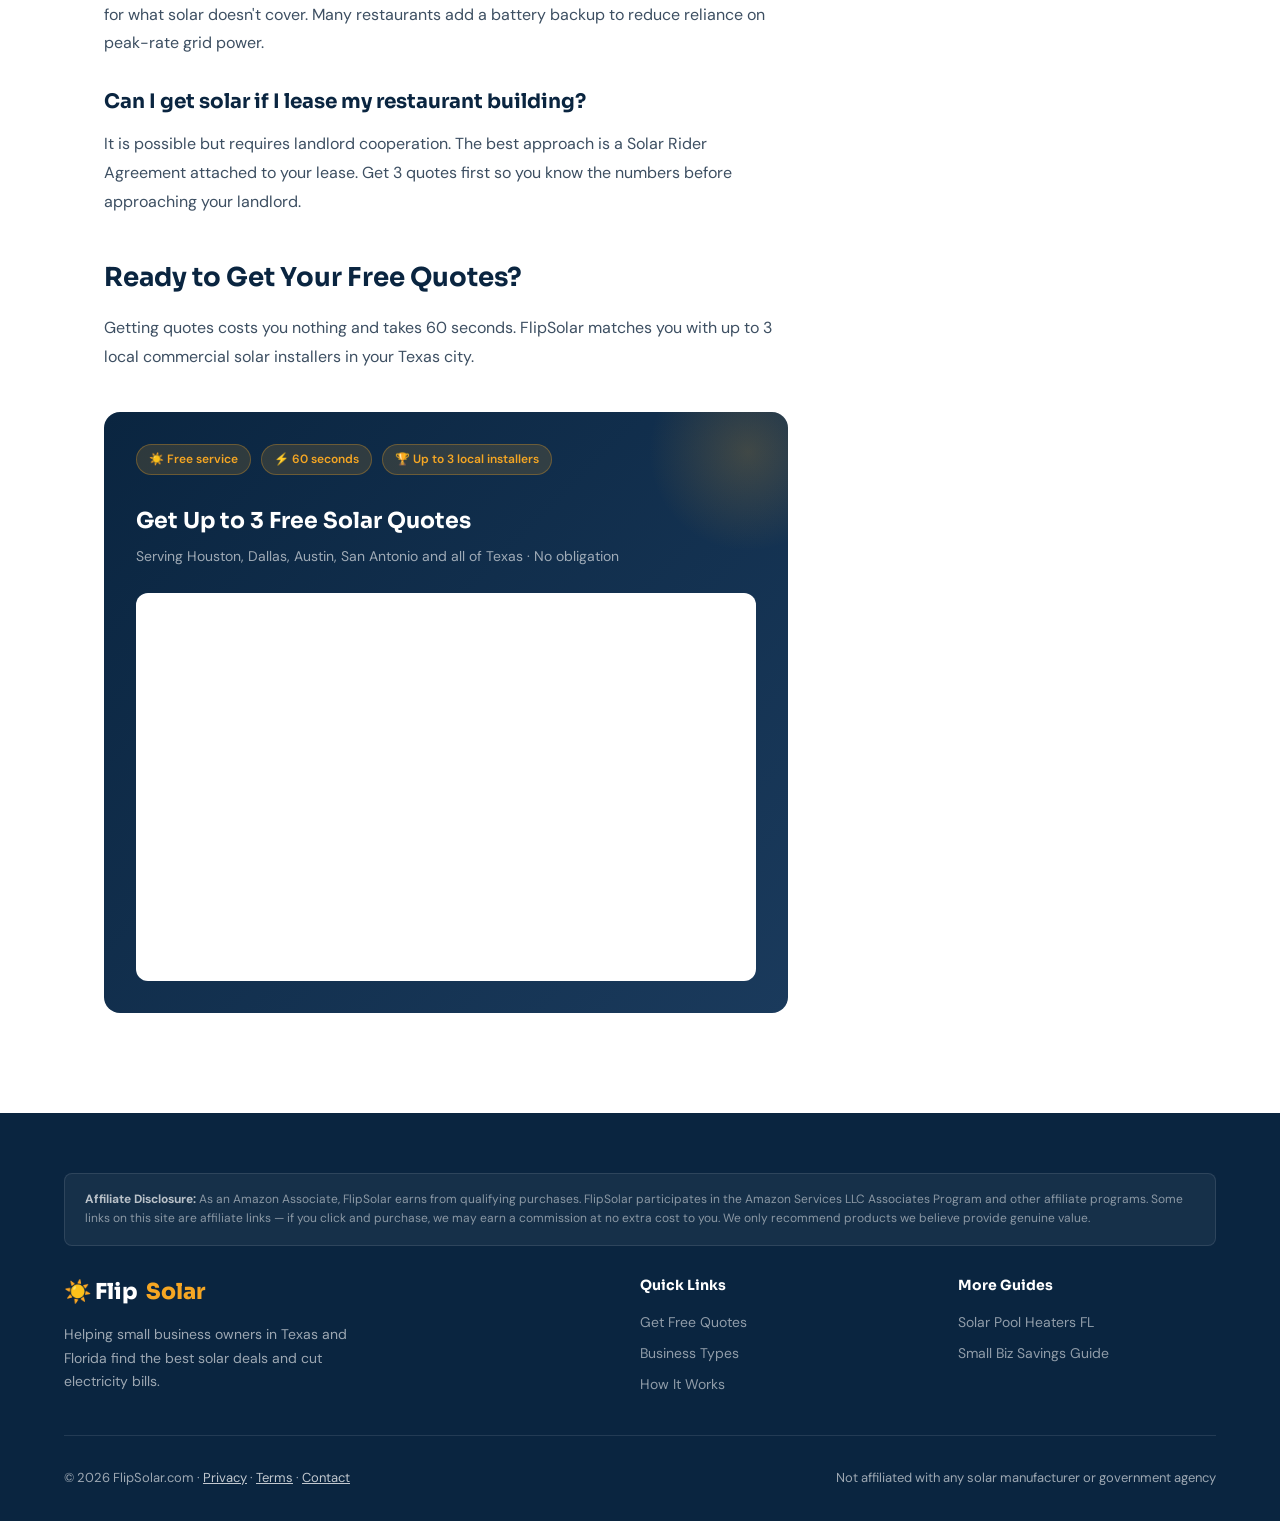
<file: blog/solar-panels-restaurants-texas.html>
<!DOCTYPE html>
<html lang="en">
<head>
  <meta charset="UTF-8" />
  <meta name="viewport" content="width=device-width, initial-scale=1.0" />
  <title>Solar Panels for Restaurants in Texas: Full 2026 Guide | FlipSolar</title>
  <meta name="description" content="How much can a Texas restaurant save with solar panels? Real cost breakdowns, ROI timelines, the 30% federal tax credit, and how to get free quotes from local installers." />
  <meta name="keywords" content="solar panels for restaurants Texas, restaurant solar energy savings, commercial solar Texas, solar ROI restaurant, solar tax credit restaurant, Houston restaurant solar, Dallas solar panels business" />
  <meta name="robots" content="index, follow" />
  <link rel="canonical" href="https://flipsolar.com/blog/solar-panels-restaurants-texas.html" />
  <meta property="og:title" content="Solar Panels for Restaurants in Texas: Full 2026 Guide" />
  <meta property="og:description" content="Real cost and savings numbers for Texas restaurant owners considering solar. 30% tax credit, payback period, and how to find the best local installer." />
  <meta property="og:url" content="https://flipsolar.com/blog/solar-panels-restaurants-texas.html" />
  <meta property="og:image" content="https://flipsolar.com/images/og-image.png" />
  <meta name="twitter:card" content="summary_large_image" />
  <meta name="twitter:image" content="https://flipsolar.com/images/og-image.png" />
  <meta property="og:type" content="article" />
  <script type="application/ld+json">
  {
    "@context": "https://schema.org",
    "@type": "Article",
    "headline": "Solar Panels for Restaurants in Texas: Full 2026 Guide",
    "description": "How much can a Texas restaurant save with solar panels? Real cost breakdowns, ROI timelines, and the 30% federal tax credit explained.",
    "author": { "@type": "Organization", "name": "FlipSolar", "url": "https://flipsolar.com" },
    "publisher": { "@type": "Organization", "name": "FlipSolar", "url": "https://flipsolar.com" },
    "datePublished": "2025-06-01",
    "dateModified": "2026-10-28",
    "mainEntityOfPage": { "@type": "WebPage", "@id": "https://flipsolar.com/blog/solar-panels-restaurants-texas.html" }
  }
  </script>
  <script type="application/ld+json">
  {
    "@context": "https://schema.org",
    "@type": "FAQPage",
    "mainEntity": [
      {"@type": "Question", "name": "How long does installation take?", "acceptedAnswer": {"@type": "Answer", "text": "Most commercial installations in Texas take 2–4 weeks from permit approval to final inspection. Total timeline from quote to live system: 2–4 months."}},
      {"@type": "Question", "name": "Will solar panels affect my restaurant's operations?", "acceptedAnswer": {"@type": "Answer", "text": "Minimal disruption. Good installers schedule rooftop work during off-hours. The grid connection switch-over typically takes just 2–4 hours."}},
      {"@type": "Question", "name": "What happens on cloudy days or at night?", "acceptedAnswer": {"@type": "Answer", "text": "Your restaurant stays connected to the ERCOT grid and draws power normally. You only pay for what solar doesn't cover. Many restaurants add a battery backup to reduce reliance on peak-rate grid power."}},
      {"@type": "Question", "name": "Can I get solar if I lease my restaurant building?", "acceptedAnswer": {"@type": "Answer", "text": "It is possible but requires landlord cooperation. The best approach is a Solar Rider Agreement attached to your lease. Get 3 quotes first so you know the numbers before approaching your landlord."}}
    ]
  }
  </script>
  <link rel="stylesheet" href="../css/style.css" />
  <link rel="icon" href="data:image/svg+xml,<svg xmlns='http://www.w3.org/2000/svg' viewBox='0 0 100 100'><text y='.9em' font-size='90'>☀️</text></svg>" />

  <style>
    /* ── INLINE TALLY in article ── */
    .article-tally-box {
      background: linear-gradient(135deg, #0A2540 0%, #1a3a5c 100%);
      border-radius: 16px;
      padding: 32px;
      margin: 40px 0;
      position: relative;
      overflow: hidden;
    }

    .article-tally-box::before {
      content: '';
      position: absolute;
      top: -60px; right: -60px;
      width: 200px; height: 200px;
      background: radial-gradient(circle, rgba(245,166,35,0.2) 0%, transparent 70%);
      pointer-events: none;
    }

    .article-tally-box h3 {
      font-family: 'Sora', sans-serif;
      font-size: 22px;
      font-weight: 700;
      color: #fff;
      margin-bottom: 6px;
    }

    .article-tally-box .atb-sub {
      font-size: 14px;
      color: rgba(255,255,255,0.6);
      margin-bottom: 24px;
    }

    .article-tally-box .atb-badges {
      display: flex;
      gap: 10px;
      margin-bottom: 20px;
      flex-wrap: wrap;
    }

    .atb-badge {
      display: inline-flex;
      align-items: center;
      gap: 5px;
      background: rgba(245,166,35,0.15);
      border: 1px solid rgba(245,166,35,0.3);
      color: #F5A623;
      font-size: 12px;
      font-weight: 600;
      padding: 5px 12px;
      border-radius: 20px;
    }

    .tally-inner-wrap {
      background: #fff;
      border-radius: 12px;
      padding: 4px;
      position: relative;
      min-height: 280px;
    }

    .tally-inner-loading {
      position: absolute;
      inset: 0;
      display: flex;
      flex-direction: column;
      align-items: center;
      justify-content: center;
      gap: 10px;
      border-radius: 12px;
      background: #fff;
      z-index: 2;
      transition: opacity 0.4s ease;
    }

    .tally-inner-loading.hidden { opacity: 0; pointer-events: none; }

    .tally-inner-spinner {
      width: 32px; height: 32px;
      border: 3px solid #EEF2F7;
      border-top-color: #F5A623;
      border-radius: 50%;
      animation: spin 0.8s linear infinite;
    }

    @keyframes spin { to { transform: rotate(360deg); } }

    .tally-inner-loading p {
      font-size: 13px;
      color: #7A8899;
    }

    .tally-inner-wrap iframe {
      border-radius: 10px;
      display: block;
    }
  </style>
</head>
<body>

<nav aria-label="Main navigation">
  <a href="/" class="nav-logo">
    <div class="logo-icon">☀️</div>
    Flip<span>Solar</span>
  </a>
  <div class="nav-links">
    <a href="/#how-it-works">How It Works</a>
    <a href="/#businesses">Business Types</a>
    <a href="/#blog">Guides</a>
    <a href="/#get-quotes" class="nav-cta">Get Free Quotes</a>
  </div>
</nav>

<div class="article-hero" role="region" aria-label="Article header">
  <div class="breadcrumb" aria-label="Breadcrumb">
    <a href="/">Home</a> &rsaquo; <a href="/#blog">Guides</a> &rsaquo; Solar for Restaurants — Texas
  </div>
  <h1>Solar Panels for Restaurants in Texas:<br/>The Complete 2026 Guide</h1>
  <div class="article-meta">
    <span>☀️ FlipSolar Editorial Team</span>
    <span>📅 Updated October 2026</span>
    <span>⏱️ 8 min read</span>
    <span>🤠 Texas</span>
  </div>
</div>

<div class="article-layout">
  <main class="article-body" aria-label="Article content">

    <p>If you own or operate a restaurant in Texas, electricity is almost certainly one of your top three operating costs. Between commercial HVAC, kitchen equipment, refrigeration, and lighting, a mid-sized Texas restaurant burns through $2,000–$5,000 in electricity every single month.</p>

    <p>Solar can cut that bill significantly. And the 30% federal tax credit is still available — but under current law only for systems placed in service by December 31, 2027 (unless construction began by July 4, 2026) — so timing matters for Texas restaurant owners.</p>

    <p>This guide covers everything — illustrative cost numbers, realistic savings, the tax credit, payback timelines, and how to avoid the installers who will waste your time.</p>

    <div class="callout">
      <p>💡 <strong>Bottom line upfront:</strong> A Texas restaurant paying $3,000/month can offset a large share of that bill with solar. On bill savings plus the 30% ITC alone, simple payback typically works out to roughly 8–12 years — and can be shorter with depreciation, financing and higher local rates. Pricing and savings vary by site, so compare quotes.</p>
    </div>

    <h2>Why Texas Restaurants Are Ideal Solar Candidates</h2>
    <p>Texas was the #1 state in the country for new solar capacity added in 2025, according to SEIA and Wood Mackenzie. There are three reasons restaurants specifically are such strong solar candidates:</p>
    <ul>
      <li><strong>High daytime energy consumption.</strong> Restaurants run heavy loads during daylight hours — exactly when solar produces the most power. Your lunch and dinner prep, HVAC and refrigeration all run while the sun is up.</li>
      <li><strong>Large roof or parking area.</strong> Most Texas restaurant buildings have flat commercial roofs or adjacent land ideal for a ground-mounted array.</li>
      <li><strong>Rising electricity rates.</strong> Commercial electricity costs can climb over time. Solar fixes the cost of the portion of your usage it covers.</li>
    </ul>

    <h2>How Much Does Solar Cost for a Texas Restaurant?</h2>
    <p>System cost depends on how much of your bill you want to offset — and how much roof or land you have. These figures are illustrative. They assume about 10¢/kWh, roughly 1,500 kWh produced per kW per year, an installed cost of $1.80–$2.55 per watt, and a system sized to offset about 70% of the bill.</p>
<ul>
<li><strong>Small café / QSR (bill: $1,500/mo):</strong> ~85 kW · Before incentives: $150,000–$215,000 · After 30% ITC: $105,000–$150,000</li>
<li><strong>Mid-size restaurant (bill: $3,000/mo):</strong> ~170 kW · Before incentives: $300,000–$430,000 · After 30% ITC: $210,000–$300,000</li>
<li><strong>Large restaurant (bill: $6,000/mo):</strong> ~335 kW · Before incentives: $605,000–$855,000 · After 30% ITC: $425,000–$600,000</li>
</ul>
<div class="callout">
<p>📍 <strong>Roof space matters:</strong> A system this size needs roughly 60 sq ft per kW (about 10,000 sq ft for 170 kW). Many restaurants can only host a smaller system, which costs proportionally less and offsets a smaller share of the bill.</p>
</div>

    <div class="callout">
      <p>📌 <strong>Important:</strong> These are pre-financing numbers. Many Texas restaurants finance solar with little or no money down through a solar loan; depending on the terms, the monthly payment may be lower than the bill it replaces.</p>
    </div>

    <h2>The 30% Federal Investment Tax Credit (ITC)</h2>
<ul>
<li>Your business may claim a <strong>30% tax credit</strong> on the installed cost of a qualifying system — a credit against tax owed, not a deduction.</li>
<li>On a $100,000 system, that is up to <strong>$30,000</strong> off your federal tax bill. Because it reduces taxes you owe, you need tax liability to use it.</li>
<li><strong>Timing matters.</strong> Under current law (the One Big Beautiful Bill Act of 2025), a system that did not begin construction by July 4, 2026 must be placed in service by December 31, 2027 to qualify. Projects that began construction by July 4, 2026 have longer to finish.</li>
<li>Depreciation rules for solar, including bonus depreciation, have also changed recently. Ask your tax advisor what applies to you.</li>
<li>This is general information, not tax advice.</li>
</ul>

    <h2>An Illustrative Example</h2>
<p>Assumptions: about 10¢/kWh, about 1,500 kWh produced per kW per year, $1.80–$2.55 per watt installed, the 30% ITC applied, and no depreciation or financing effects.</p>
<ul>
<li>Monthly electricity bill before solar: <strong>$3,000</strong> (about 30,000 kWh).</li>
<li><strong>Roof-limited system, 60 kW:</strong> costs about $108,000–$153,000 before incentives ($76,000–$107,000 after the ITC), produces about 90,000 kWh a year and saves roughly <strong>$9,000 a year</strong> (about 25% of the bill) — a simple payback of roughly 8–12 years.</li>
<li><strong>Large-roof system, 170 kW:</strong> costs about $300,000–$430,000 before incentives ($210,000–$300,000 after the ITC), offsets about 70% of the bill and saves roughly <strong>$25,000 a year</strong> — also roughly 8–12 years.</li>
<li>Faster paybacks are possible with higher electricity rates, depreciation, lower installed costs or favorable financing; slower paybacks are possible if your system costs more or your usage is lower. Your quotes will tell you.</li>
</ul>

    <h2>Solar Financing Options for Texas Restaurants</h2>
    <ol>
      <li><strong>Cash purchase.</strong> Best long-term ROI. You own the system outright and claim the full ITC. Payback depends on your rates, system cost and tax situation — then 20+ years of low-cost power.</li>
      <li><strong>Solar loan (low or no money down).</strong> A common option. Depending on the terms, the monthly payment may be close to or below your current electricity bill, so you can start saving with little or no capital outlay.</li>
      <li><strong>Solar lease / PPA.</strong> Fixed monthly rate for power generated. No ITC benefit but no maintenance responsibility. Good for restaurants with thin capital.</li>
      <li><strong>PACE financing.</strong> Property Assessed Clean Energy — attached to your property taxes, not your credit. Available in many Texas counties.</li>
    </ol>

    <h2>What to Look for in a Texas Commercial Solar Installer</h2>
    <ul>
      <li>Do you have experience with commercial kitchen electrical loads?</li>
      <li>Can you show me 3 recent restaurant installations in Texas?</li>
      <li>Are you NABCEP certified?</li>
      <li>Who handles the permit and utility interconnection paperwork?</li>
      <li>What warranty do you offer on panels, inverters, and workmanship?</li>
      <li>Do you handle the ITC documentation and incentive filings?</li>
    </ul>

    <div class="callout">
      <p>⚡ <strong>Pro tip:</strong> Always get at least 3 quotes — pricing for the same system can vary significantly between installers. FlipSolar matches you with up to 3 local commercial installers — free, no obligation.</p>
    </div>

    <h2>Portable Solar &amp; Backup Power for Restaurants</h2>
    <p>While a full rooftop system is the highest ROI move, some restaurant owners start with portable solar generators for backup power — protecting against ERCOT outages that cost Texas restaurants thousands in lost revenue and spoiled inventory.</p>

    <div style="background:var(--off-white);border-radius:var(--radius);padding:24px;margin:32px 0;border:1px solid var(--grey-100);">
      <p style="font-size:13px;font-weight:600;color:var(--sun-text);margin-bottom:12px;text-transform:uppercase;letter-spacing:0.5px;">Recommended Backup Power</p>
      <div style="display:grid;grid-template-columns:1fr 1fr;gap:16px;">
        <div style="background:white;border-radius:10px;padding:16px;border:1px solid var(--grey-100);">
          <p style="font-size:15px;font-weight:700;color:var(--sky);margin-bottom:6px;">EcoFlow DELTA Pro</p>
          <p style="font-size:13px;color:var(--grey-500);margin-bottom:12px;">3.6kWh expandable. Powers your POS, Wi-Fi and refrigeration during grid outages.</p>
          <a href="https://www.amazon.com/dp/B0C1Z4GLKS?tag=flipsolar-20" style="display:inline-block;background:#FF9900;color:#111;font-weight:700;font-size:13px;padding:10px 18px;border-radius:8px;text-decoration:none;" target="_blank" rel="noopener sponsored">🛒 View on Amazon</a>
        </div>
        <div style="background:white;border-radius:10px;padding:16px;border:1px solid var(--grey-100);">
          <p style="font-size:15px;font-weight:700;color:var(--sky);margin-bottom:6px;">Jackery Explorer 2000 Pro</p>
          <p style="font-size:13px;color:var(--grey-500);margin-bottom:12px;">2,160Wh. Powers essential kitchen equipment or POS systems for 4–8 hours.</p>
          <a href="https://www.amazon.com/dp/B0B8ZLZ53M?tag=flipsolar-20" style="display:inline-block;background:#FF9900;color:#111;font-weight:700;font-size:13px;padding:10px 18px;border-radius:8px;text-decoration:none;" target="_blank" rel="noopener sponsored">🛒 View on Amazon</a>
        </div>
      </div>
      <p style="font-size:11px;color:var(--grey-500);margin-top:12px;">As an Amazon Associate, FlipSolar earns from qualifying purchases at no extra cost to you.</p>
    </div>

    <h2>Frequently Asked Questions</h2>
    <h3>How long does installation take?</h3>
    <p>Most commercial installations in Texas take 2–4 weeks from permit approval to final inspection. Total timeline from quote to live system: 2–4 months.</p>

    <h3>Will solar panels affect my restaurant's operations?</h3>
    <p>Minimal disruption. Good installers schedule rooftop work during off-hours. The grid connection switch-over typically takes just 2–4 hours.</p>

    <h3>What happens on cloudy days or at night?</h3>
    <p>Your restaurant stays connected to the ERCOT grid and draws power normally. You only pay for what solar doesn't cover. Many restaurants add a battery backup to reduce reliance on peak-rate grid power.</p>

    <h3>Can I get solar if I lease my restaurant building?</h3>
    <p>It is possible but requires landlord cooperation. The best approach is a Solar Rider Agreement attached to your lease. Get 3 quotes first so you know the numbers before approaching your landlord.</p>

    <h2>Ready to Get Your Free Quotes?</h2>
    <p>Getting quotes costs you nothing and takes 60 seconds. FlipSolar matches you with up to 3 local commercial solar installers in your Texas city.</p>

    <!-- ═══ STYLED TALLY EMBED ═══ -->
    <div class="article-tally-box">
      <div class="atb-badges">
        <span class="atb-badge">☀️ Free service</span>
        <span class="atb-badge">⚡ 60 seconds</span>
        <span class="atb-badge">🏆 Up to 3 local installers</span>
      </div>
      <h3>Get Up to 3 Free Solar Quotes</h3>
      <p class="atb-sub">Serving Houston, Dallas, Austin, San Antonio and all of Texas · No obligation</p>

      <div class="tally-inner-wrap">
        <div class="tally-inner-loading" id="article-tally-loader">
          <div class="tally-inner-spinner"></div>
          <p>Loading quote form…</p>
        </div>
        <iframe
          data-tally-src="https://tally.so/embed/68PQWO?alignLeft=1&hideTitle=1&transparentBackground=1&dynamicHeight=1"
          loading="lazy"
          width="100%"
          height="380"
          frameborder="0"
          marginheight="0"
          marginwidth="0"
          title="FlipSolar Lead Form"
          onload="document.getElementById('article-tally-loader').classList.add('hidden')">
        </iframe>
      </div>
    </div>
    <script>
      var d=document,w="https://tally.so/widgets/embed.js",
      v=function(){"undefined"!=typeof Tally?Tally.loadEmbeds():d.querySelectorAll("iframe[data-tally-src]:not([src])").forEach((function(e){e.src=e.dataset.tallySrc}))};
      if("undefined"!=typeof Tally)v();
      else if(d.querySelector('script[src="'+w+'"]')==null){
        var s=d.createElement("script");s.src=w,s.onload=v,s.onerror=v,d.body.appendChild(s);
      }
    </script>

  </main>

  <!-- ═══ SIDEBAR ═══ -->
  <aside class="sidebar" aria-label="Sidebar">
    <div class="sidebar-card">
      <h4>⚡ Quick Numbers</h4>
      <div style="display:flex;flex-direction:column;gap:10px;">
        <div style="display:flex;justify-content:space-between;font-size:13px;padding:8px 0;border-bottom:1px solid var(--grey-100);"><span style="color:var(--grey-500)">Federal Tax Credit</span><strong style="color:var(--grass-text)">30%</strong></div>
        <div style="display:flex;justify-content:space-between;font-size:13px;padding:8px 0;border-bottom:1px solid var(--grey-100);"><span style="color:var(--grey-500)">Potential bill reduction</span><strong style="color:var(--grass-text)">Up to 60%</strong></div>
        <div style="display:flex;justify-content:space-between;font-size:13px;padding:8px 0;border-bottom:1px solid var(--grey-100);"><span style="color:var(--grey-500)">Est. payback (varies)</span><strong>5–12 years</strong></div>
        <div style="display:flex;justify-content:space-between;font-size:13px;padding:8px 0;border-bottom:1px solid var(--grey-100);"><span style="color:var(--grey-500)">Panel lifespan</span><strong>25–30 years</strong></div>
        <div style="display:flex;justify-content:space-between;font-size:13px;padding:8px 0;"><span style="color:var(--grey-500)">ITC: in service by</span><strong>Dec 31, 2027*</strong></div>
      </div>
      <p style="font-size:11px;color:var(--grey-500);margin:10px 0 0;line-height:1.5;">*For projects that did not begin construction by July 4, 2026; earlier-started projects have longer. Estimates only — not tax advice.</p>
    </div>
    <div class="sidebar-card">
      <h4>☀️ Get Free Quotes</h4>
      <p style="font-size:13px;color:var(--grey-500);margin-bottom:16px;">Compare up to 3 local installers. Takes about 60 seconds. No obligation.</p>
      <a href="/#get-quotes" style="display:block;text-align:center;background:var(--sun);color:var(--sky);font-family:'Sora',sans-serif;font-weight:700;padding:14px;border-radius:10px;text-decoration:none;font-size:15px;">Get My Free Quotes →</a>
    </div>
    <div class="sidebar-card">
      <h4>📚 Related Guides</h4>
      <a href="/blog/solar-pool-heater-florida-2026.html" style="font-size:13px;color:var(--sky);text-decoration:none;padding:8px 0;border-bottom:1px solid var(--grey-100);display:block;">🏊 Solar Pool Heaters — Florida 2026 →</a>
      <a href="/blog/solar-savings-small-business.html" style="font-size:13px;color:var(--sky);text-decoration:none;padding:8px 0;display:block;">💰 Small Business Solar Savings Calculator →</a>
    </div>
  </aside>
</div>

<!-- ═══ FOOTER ═══ -->
<footer>
  <div class="affiliate-disclosure">
    <strong style="color:rgba(255,255,255,0.7)">Affiliate Disclosure:</strong> As an Amazon Associate, FlipSolar earns from qualifying purchases. FlipSolar participates in the Amazon Services LLC Associates Program and other affiliate programs. Some links on this site are affiliate links — if you click and purchase, we may earn a commission at no extra cost to you. We only recommend products we believe provide genuine value.
  </div>
  <div class="footer-top">
    <div>
      <a href="/" class="footer-logo">☀️ Flip<span>Solar</span></a>
      <p class="footer-desc">Helping small business owners in Texas and Florida find the best solar deals and cut electricity bills.</p>
    </div>
    <div>
      <h4>Quick Links</h4>
      <ul>
        <li><a href="/#get-quotes">Get Free Quotes</a></li>
        <li><a href="/#businesses">Business Types</a></li>
        <li><a href="/#how-it-works">How It Works</a></li>
      </ul>
    </div>
    <div>
      <h4>More Guides</h4>
      <ul>
        <li><a href="/blog/solar-pool-heater-florida-2026.html">Solar Pool Heaters FL</a></li>
        <li><a href="/blog/solar-savings-small-business.html">Small Biz Savings Guide</a></li>
      </ul>
    </div>
  </div>
  <div class="footer-bottom">
    <span>© 2026 FlipSolar.com · <a href="/privacy.html">Privacy</a> · <a href="/terms.html">Terms</a> · <a href="/contact.html">Contact</a></span>
    <span>Not affiliated with any solar manufacturer or government agency</span>
  </div>
</footer>

</body>
</html>
</file>
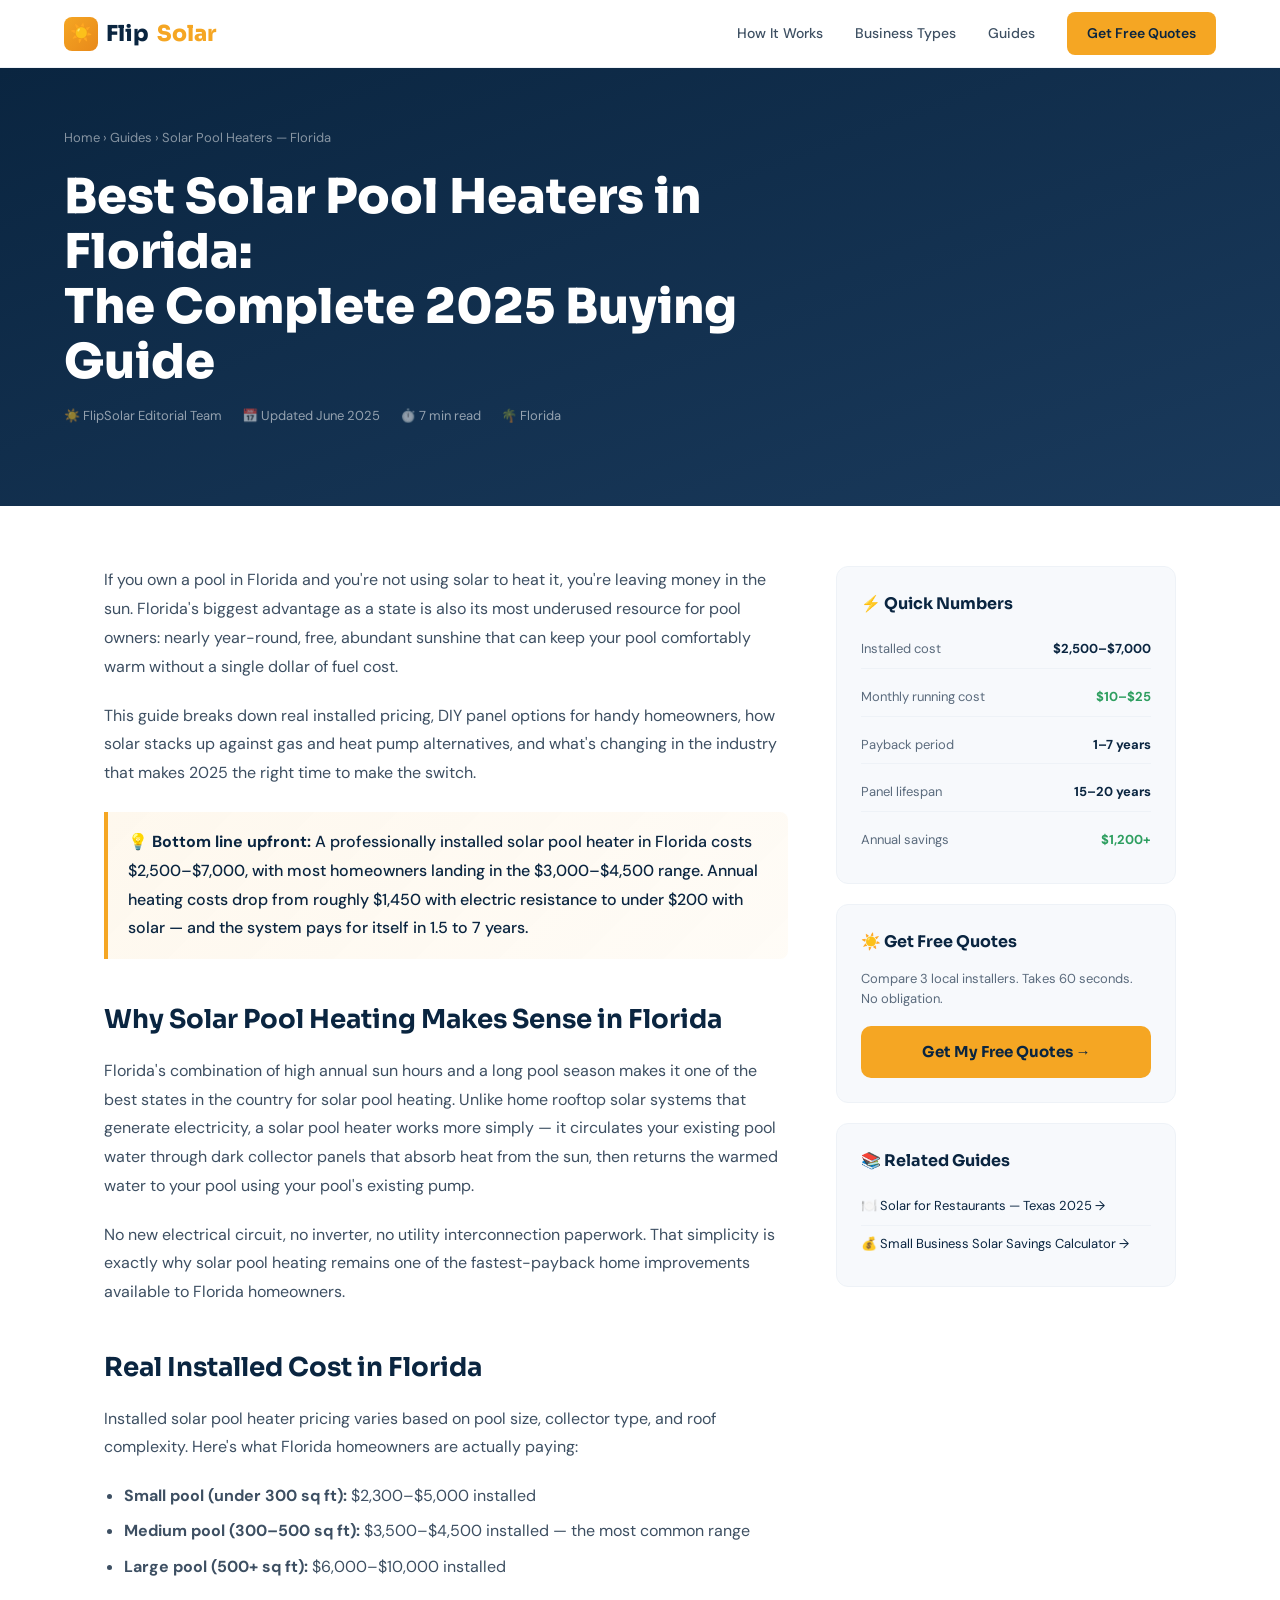
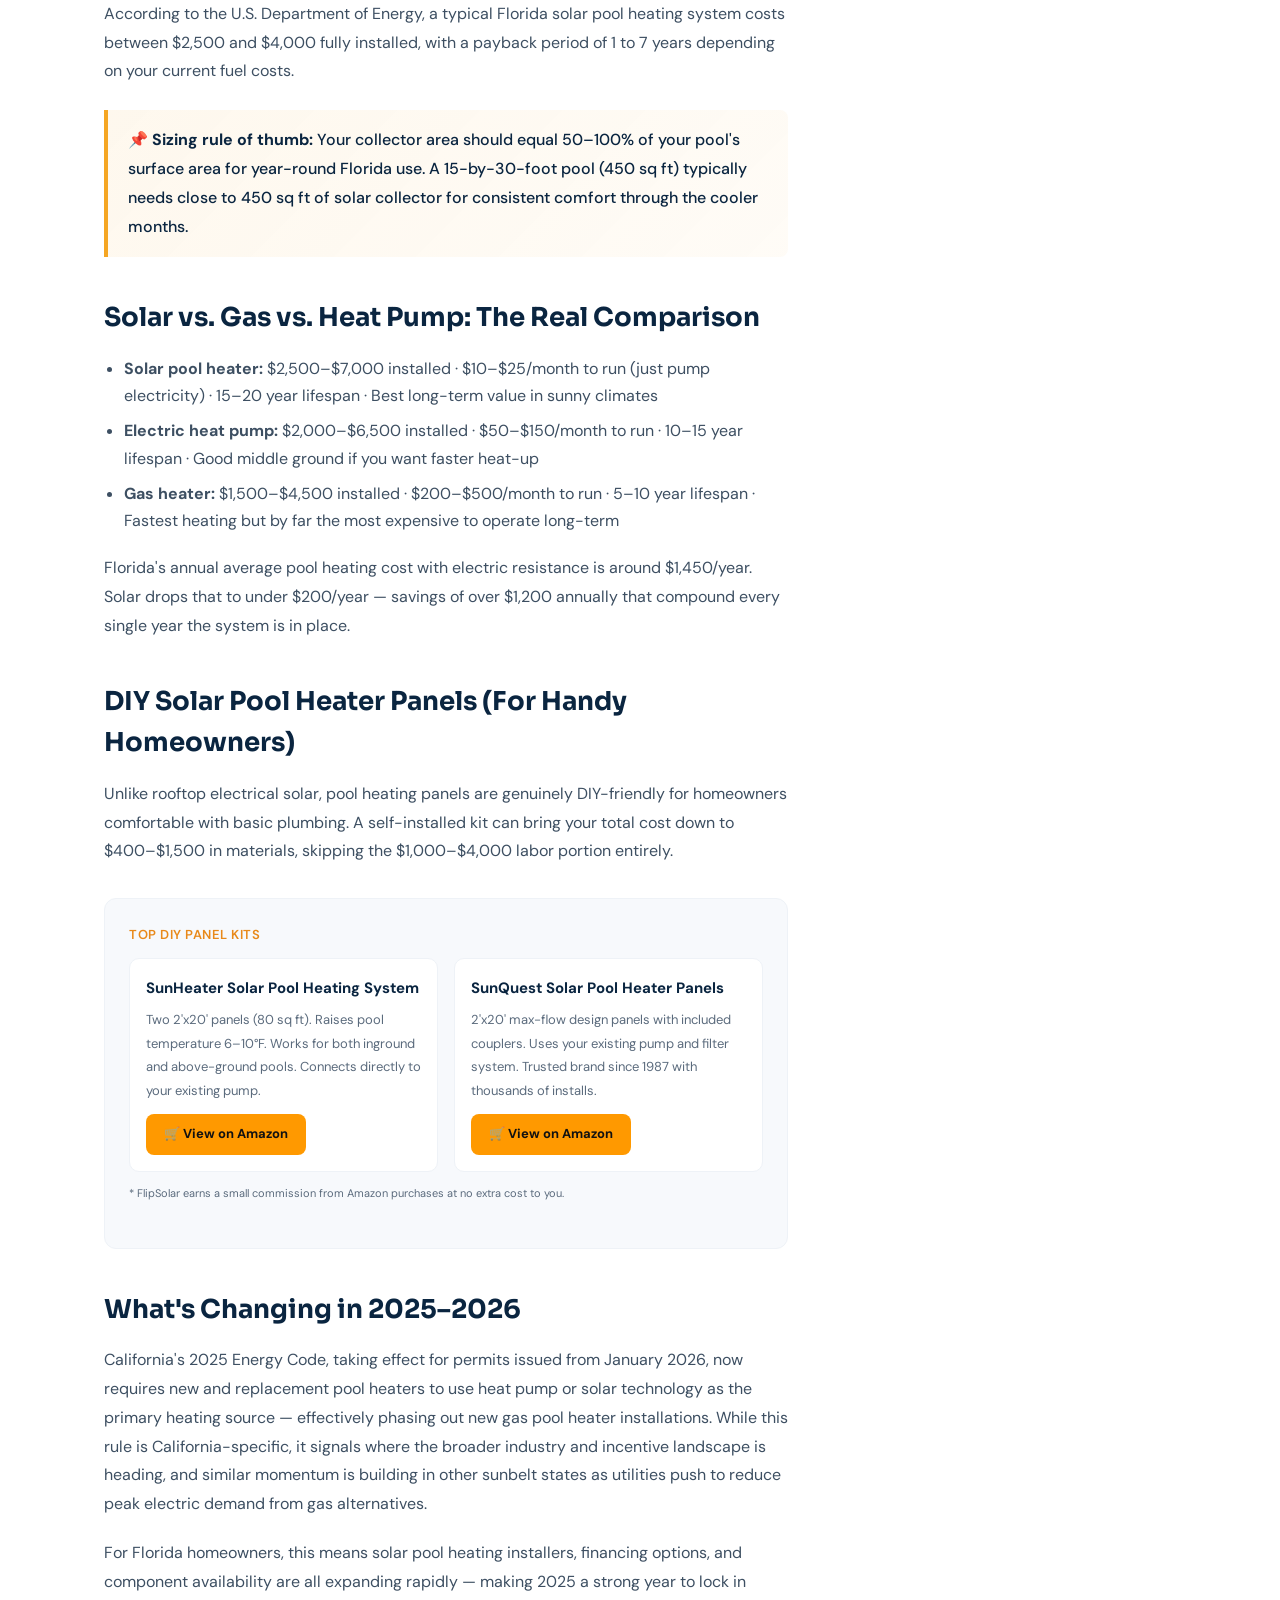
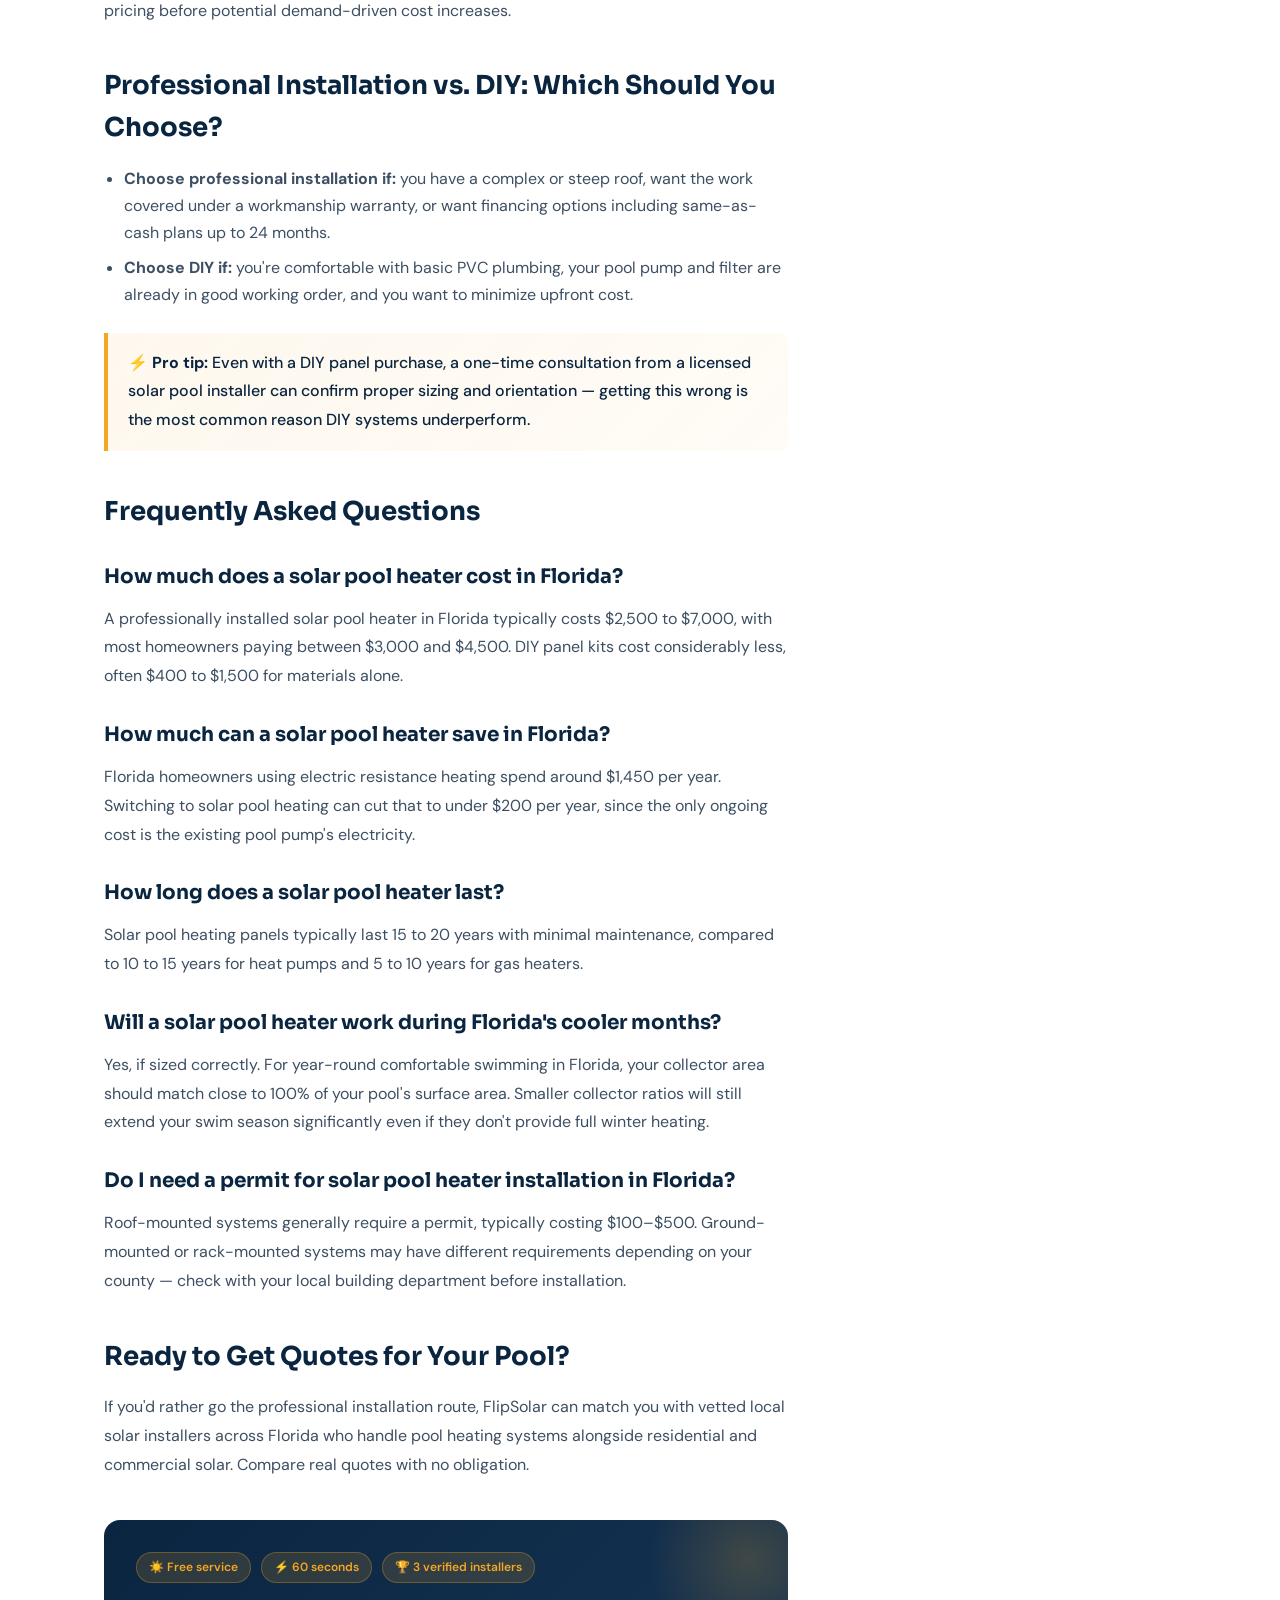
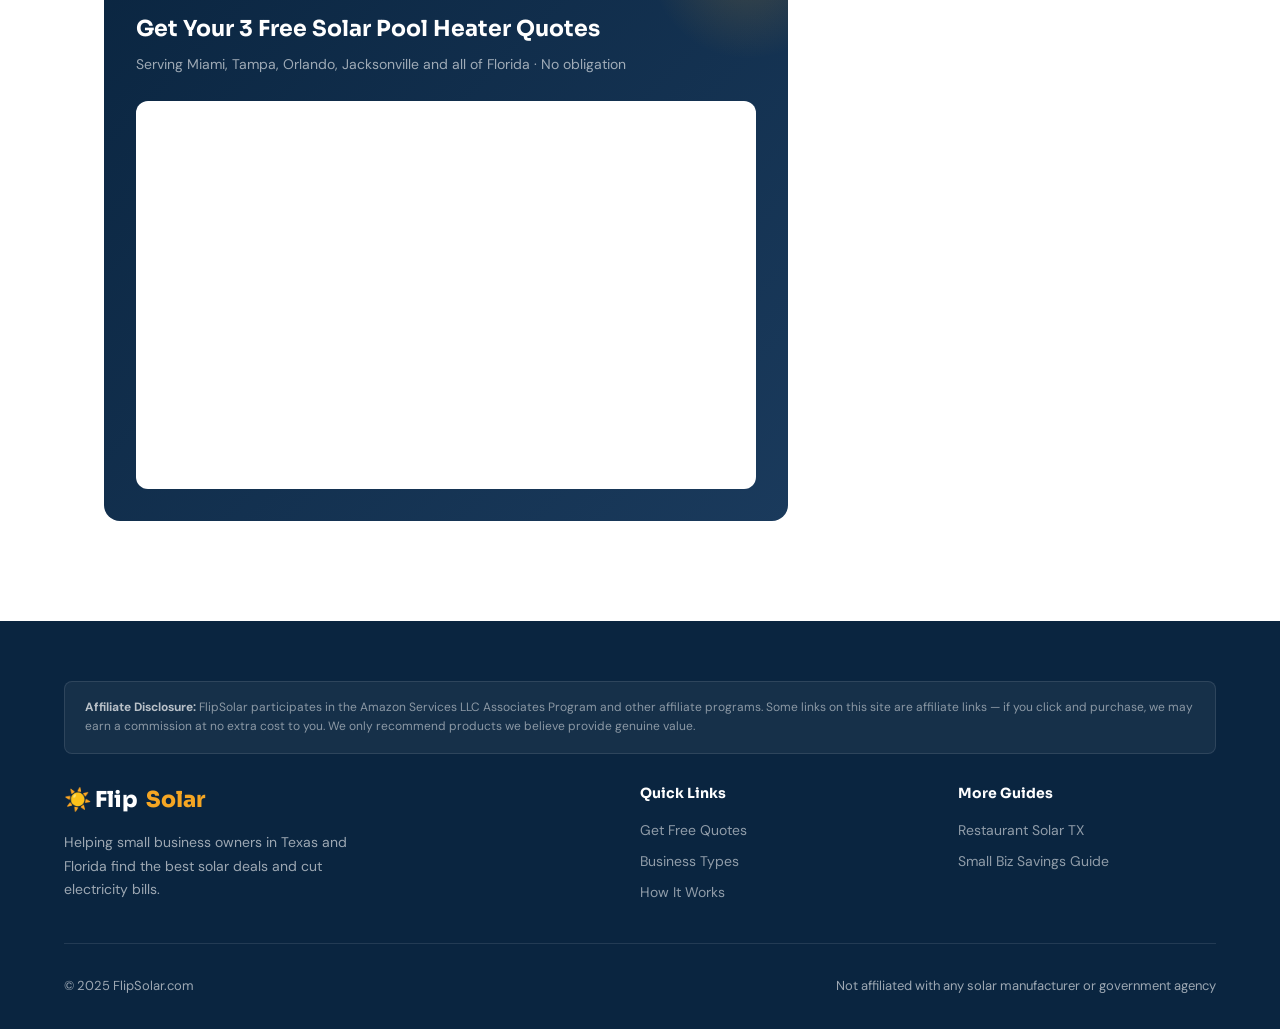
<file: blog/solar-pool-heater-florida-2025.html>
<!DOCTYPE html>
<html lang="en">
<head>
  <meta charset="UTF-8" />
  <meta name="viewport" content="width=device-width, initial-scale=1.0" />
  <title>Best Solar Pool Heaters in Florida: 2025 Buying Guide | FlipSolar</title>
  <meta name="description" content="How much does a solar pool heater cost in Florida? Real installed pricing, DIY panel options, payback timelines, and the 2026 California mandate that's changing the industry." />
  <meta name="keywords" content="solar pool heater Florida, solar pool heater cost, pool solar panels, solar pool heating system, Florida pool heater 2025, DIY solar pool heater, solar pool heater Orlando Tampa Miami" />
  <meta name="robots" content="index, follow" />
  <link rel="canonical" href="https://flipsolar.com/blog/solar-pool-heater-florida-2025.html" />
  <meta property="og:title" content="Best Solar Pool Heaters in Florida: 2025 Buying Guide" />
  <meta property="og:description" content="Real installed pricing, DIY panel options, and payback timelines for Florida pool owners considering solar heating." />
  <meta property="og:url" content="https://flipsolar.com/blog/solar-pool-heater-florida-2025.html" />
  <meta property="og:type" content="article" />
  <script type="application/ld+json">
  {
    "@context": "https://schema.org",
    "@type": "Article",
    "headline": "Best Solar Pool Heaters in Florida: 2025 Buying Guide",
    "description": "How much does a solar pool heater cost in Florida? Real installed pricing, DIY panel options, and payback timelines.",
    "author": { "@type": "Organization", "name": "FlipSolar", "url": "https://flipsolar.com" },
    "publisher": { "@type": "Organization", "name": "FlipSolar", "url": "https://flipsolar.com" },
    "datePublished": "2025-06-08",
    "dateModified": "2025-06-08",
    "mainEntityOfPage": { "@type": "WebPage", "@id": "https://flipsolar.com/blog/solar-pool-heater-florida-2025.html" }
  }
  </script>
  <script type="application/ld+json">
  {
    "@context": "https://schema.org",
    "@type": "FAQPage",
    "mainEntity": [
      { "@type": "Question", "name": "How much does a solar pool heater cost in Florida?", "acceptedAnswer": { "@type": "Answer", "text": "A professionally installed solar pool heater in Florida typically costs $2,500 to $7,000, with most homeowners paying between $3,000 and $4,500. DIY panel kits cost considerably less, often $400 to $1,500 for materials." } },
      { "@type": "Question", "name": "How much can a solar pool heater save in Florida?", "acceptedAnswer": { "@type": "Answer", "text": "Florida homeowners using electric resistance heating spend around $1,450 per year. Switching to solar pool heating can cut that to under $200 per year, since the only ongoing cost is the existing pool pump's electricity." } },
      { "@type": "Question", "name": "How long does a solar pool heater last?", "acceptedAnswer": { "@type": "Answer", "text": "Solar pool heating panels typically last 15 to 20 years with minimal maintenance, compared to 10 to 15 years for heat pumps and 5 to 10 years for gas heaters." } }
    ]
  }
  </script>
  <link rel="stylesheet" href="../css/style.css" />
  <link rel="icon" href="data:image/svg+xml,<svg xmlns='http://www.w3.org/2000/svg' viewBox='0 0 100 100'><text y='.9em' font-size='90'>☀️</text></svg>" />

  <style>
    .article-tally-box {
      background: linear-gradient(135deg, #0A2540 0%, #1a3a5c 100%);
      border-radius: 16px;
      padding: 32px;
      margin: 40px 0;
      position: relative;
      overflow: hidden;
    }
    .article-tally-box::before {
      content: '';
      position: absolute;
      top: -60px; right: -60px;
      width: 200px; height: 200px;
      background: radial-gradient(circle, rgba(245,166,35,0.2) 0%, transparent 70%);
      pointer-events: none;
    }
    .article-tally-box h3 { font-family: 'Sora', sans-serif; font-size: 22px; font-weight: 700; color: #fff; margin-bottom: 6px; }
    .article-tally-box .atb-sub { font-size: 14px; color: rgba(255,255,255,0.6); margin-bottom: 24px; }
    .article-tally-box .atb-badges { display: flex; gap: 10px; margin-bottom: 20px; flex-wrap: wrap; }
    .atb-badge { display: inline-flex; align-items: center; gap: 5px; background: rgba(245,166,35,0.15); border: 1px solid rgba(245,166,35,0.3); color: #F5A623; font-size: 12px; font-weight: 600; padding: 5px 12px; border-radius: 20px; }
    .tally-inner-wrap { background: #fff; border-radius: 12px; padding: 4px; position: relative; min-height: 280px; }
    .tally-inner-loading { position: absolute; inset: 0; display: flex; flex-direction: column; align-items: center; justify-content: center; gap: 10px; border-radius: 12px; background: #fff; z-index: 2; transition: opacity 0.4s ease; }
    .tally-inner-loading.hidden { opacity: 0; pointer-events: none; }
    .tally-inner-spinner { width: 32px; height: 32px; border: 3px solid #EEF2F7; border-top-color: #F5A623; border-radius: 50%; animation: spin 0.8s linear infinite; }
    @keyframes spin { to { transform: rotate(360deg); } }
    .tally-inner-loading p { font-size: 13px; color: #7A8899; }
    .tally-inner-wrap iframe { border-radius: 10px; display: block; }
  </style>
</head>
<body>

<nav aria-label="Main navigation">
  <a href="/" class="nav-logo">
    <div class="logo-icon">☀️</div>
    Flip<span>Solar</span>
  </a>
  <div class="nav-links">
    <a href="/#how-it-works">How It Works</a>
    <a href="/#businesses">Business Types</a>
    <a href="/blog/solar-panels-restaurants-texas.html">Guides</a>
    <a href="/#get-quotes" class="nav-cta">Get Free Quotes</a>
  </div>
</nav>

<div class="article-hero">
  <div class="breadcrumb" aria-label="Breadcrumb">
    <a href="/">Home</a> &rsaquo; <a href="/#blog">Guides</a> &rsaquo; Solar Pool Heaters — Florida
  </div>
  <h1>Best Solar Pool Heaters in Florida:<br/>The Complete 2025 Buying Guide</h1>
  <div class="article-meta">
    <span>☀️ FlipSolar Editorial Team</span>
    <span>📅 Updated June 2025</span>
    <span>⏱️ 7 min read</span>
    <span>🌴 Florida</span>
  </div>
</div>

<div class="article-layout">
  <main class="article-body" aria-label="Article content">

    <p>If you own a pool in Florida and you're not using solar to heat it, you're leaving money in the sun. Florida's biggest advantage as a state is also its most underused resource for pool owners: nearly year-round, free, abundant sunshine that can keep your pool comfortably warm without a single dollar of fuel cost.</p>

    <p>This guide breaks down real installed pricing, DIY panel options for handy homeowners, how solar stacks up against gas and heat pump alternatives, and what's changing in the industry that makes 2025 the right time to make the switch.</p>

    <div class="callout">
      <p>💡 <strong>Bottom line upfront:</strong> A professionally installed solar pool heater in Florida costs $2,500–$7,000, with most homeowners landing in the $3,000–$4,500 range. Annual heating costs drop from roughly $1,450 with electric resistance to under $200 with solar — and the system pays for itself in 1.5 to 7 years.</p>
    </div>

    <h2>Why Solar Pool Heating Makes Sense in Florida</h2>
    <p>Florida's combination of high annual sun hours and a long pool season makes it one of the best states in the country for solar pool heating. Unlike home rooftop solar systems that generate electricity, a solar pool heater works more simply — it circulates your existing pool water through dark collector panels that absorb heat from the sun, then returns the warmed water to your pool using your pool's existing pump.</p>
    <p>No new electrical circuit, no inverter, no utility interconnection paperwork. That simplicity is exactly why solar pool heating remains one of the fastest-payback home improvements available to Florida homeowners.</p>

    <h2>Real Installed Cost in Florida</h2>
    <p>Installed solar pool heater pricing varies based on pool size, collector type, and roof complexity. Here's what Florida homeowners are actually paying:</p>
    <ul>
      <li><strong>Small pool (under 300 sq ft):</strong> $2,300–$5,000 installed</li>
      <li><strong>Medium pool (300–500 sq ft):</strong> $3,500–$4,500 installed — the most common range</li>
      <li><strong>Large pool (500+ sq ft):</strong> $6,000–$10,000 installed</li>
    </ul>
    <p>According to the U.S. Department of Energy, a typical Florida solar pool heating system costs between $2,500 and $4,000 fully installed, with a payback period of 1 to 7 years depending on your current fuel costs.</p>

    <div class="callout">
      <p>📌 <strong>Sizing rule of thumb:</strong> Your collector area should equal 50–100% of your pool's surface area for year-round Florida use. A 15-by-30-foot pool (450 sq ft) typically needs close to 450 sq ft of solar collector for consistent comfort through the cooler months.</p>
    </div>

    <h2>Solar vs. Gas vs. Heat Pump: The Real Comparison</h2>
    <ul>
      <li><strong>Solar pool heater:</strong> $2,500–$7,000 installed · $10–$25/month to run (just pump electricity) · 15–20 year lifespan · Best long-term value in sunny climates</li>
      <li><strong>Electric heat pump:</strong> $2,000–$6,500 installed · $50–$150/month to run · 10–15 year lifespan · Good middle ground if you want faster heat-up</li>
      <li><strong>Gas heater:</strong> $1,500–$4,500 installed · $200–$500/month to run · 5–10 year lifespan · Fastest heating but by far the most expensive to operate long-term</li>
    </ul>
    <p>Florida's annual average pool heating cost with electric resistance is around $1,450/year. Solar drops that to under $200/year — savings of over $1,200 annually that compound every single year the system is in place.</p>

    <h2>DIY Solar Pool Heater Panels (For Handy Homeowners)</h2>
    <p>Unlike rooftop electrical solar, pool heating panels are genuinely DIY-friendly for homeowners comfortable with basic plumbing. A self-installed kit can bring your total cost down to $400–$1,500 in materials, skipping the $1,000–$4,000 labor portion entirely.</p>

    <div style="background:var(--off-white);border-radius:var(--radius);padding:24px;margin:32px 0;border:1px solid var(--grey-100);">
      <p style="font-size:13px;font-weight:600;color:var(--sun-deep);margin-bottom:12px;text-transform:uppercase;letter-spacing:0.5px;">Top DIY Panel Kits</p>
      <div style="display:grid;grid-template-columns:1fr 1fr;gap:16px;">
        <div style="background:white;border-radius:10px;padding:16px;border:1px solid var(--grey-100);">
          <p style="font-size:15px;font-weight:700;color:var(--sky);margin-bottom:6px;">SunHeater Solar Pool Heating System</p>
          <p style="font-size:13px;color:var(--grey-500);margin-bottom:12px;">Two 2'x20' panels (80 sq ft). Raises pool temperature 6–10°F. Works for both inground and above-ground pools. Connects directly to your existing pump.</p>
          <a href="https://www.amazon.com/dp/B00IUIBSWS?tag=flipsolar-20"
             style="display:inline-block;background:#FF9900;color:#111;font-weight:700;font-size:13px;padding:10px 18px;border-radius:8px;text-decoration:none;"
             target="_blank" rel="noopener sponsored">🛒 View on Amazon</a>
        </div>
        <div style="background:white;border-radius:10px;padding:16px;border:1px solid var(--grey-100);">
          <p style="font-size:15px;font-weight:700;color:var(--sky);margin-bottom:6px;">SunQuest Solar Pool Heater Panels</p>
          <p style="font-size:13px;color:var(--grey-500);margin-bottom:12px;">2'x20' max-flow design panels with included couplers. Uses your existing pump and filter system. Trusted brand since 1987 with thousands of installs.</p>
          <a href="https://www.amazon.com/dp/B003N2MPA0?tag=flipsolar-20"
             style="display:inline-block;background:#FF9900;color:#111;font-weight:700;font-size:13px;padding:10px 18px;border-radius:8px;text-decoration:none;"
             target="_blank" rel="noopener sponsored">🛒 View on Amazon</a>
        </div>
      </div>
      <p style="font-size:11px;color:var(--grey-500);margin-top:12px;">* FlipSolar earns a small commission from Amazon purchases at no extra cost to you.</p>
    </div>

    <h2>What's Changing in 2025–2026</h2>
    <p>California's 2025 Energy Code, taking effect for permits issued from January 2026, now requires new and replacement pool heaters to use heat pump or solar technology as the primary heating source — effectively phasing out new gas pool heater installations. While this rule is California-specific, it signals where the broader industry and incentive landscape is heading, and similar momentum is building in other sunbelt states as utilities push to reduce peak electric demand from gas alternatives.</p>
    <p>For Florida homeowners, this means solar pool heating installers, financing options, and component availability are all expanding rapidly — making 2025 a strong year to lock in pricing before potential demand-driven cost increases.</p>

    <h2>Professional Installation vs. DIY: Which Should You Choose?</h2>
    <ul>
      <li><strong>Choose professional installation if:</strong> you have a complex or steep roof, want the work covered under a workmanship warranty, or want financing options including same-as-cash plans up to 24 months.</li>
      <li><strong>Choose DIY if:</strong> you're comfortable with basic PVC plumbing, your pool pump and filter are already in good working order, and you want to minimize upfront cost.</li>
    </ul>

    <div class="callout">
      <p>⚡ <strong>Pro tip:</strong> Even with a DIY panel purchase, a one-time consultation from a licensed solar pool installer can confirm proper sizing and orientation — getting this wrong is the most common reason DIY systems underperform.</p>
    </div>

    <h2>Frequently Asked Questions</h2>

    <h3>How much does a solar pool heater cost in Florida?</h3>
    <p>A professionally installed solar pool heater in Florida typically costs $2,500 to $7,000, with most homeowners paying between $3,000 and $4,500. DIY panel kits cost considerably less, often $400 to $1,500 for materials alone.</p>

    <h3>How much can a solar pool heater save in Florida?</h3>
    <p>Florida homeowners using electric resistance heating spend around $1,450 per year. Switching to solar pool heating can cut that to under $200 per year, since the only ongoing cost is the existing pool pump's electricity.</p>

    <h3>How long does a solar pool heater last?</h3>
    <p>Solar pool heating panels typically last 15 to 20 years with minimal maintenance, compared to 10 to 15 years for heat pumps and 5 to 10 years for gas heaters.</p>

    <h3>Will a solar pool heater work during Florida's cooler months?</h3>
    <p>Yes, if sized correctly. For year-round comfortable swimming in Florida, your collector area should match close to 100% of your pool's surface area. Smaller collector ratios will still extend your swim season significantly even if they don't provide full winter heating.</p>

    <h3>Do I need a permit for solar pool heater installation in Florida?</h3>
    <p>Roof-mounted systems generally require a permit, typically costing $100–$500. Ground-mounted or rack-mounted systems may have different requirements depending on your county — check with your local building department before installation.</p>

    <h2>Ready to Get Quotes for Your Pool?</h2>
    <p>If you'd rather go the professional installation route, FlipSolar can match you with vetted local solar installers across Florida who handle pool heating systems alongside residential and commercial solar. Compare real quotes with no obligation.</p>

    <div class="article-tally-box">
      <div class="atb-badges">
        <span class="atb-badge">☀️ Free service</span>
        <span class="atb-badge">⚡ 60 seconds</span>
        <span class="atb-badge">🏆 3 verified installers</span>
      </div>
      <h3>Get Your 3 Free Solar Pool Heater Quotes</h3>
      <p class="atb-sub">Serving Miami, Tampa, Orlando, Jacksonville and all of Florida · No obligation</p>

      <div class="tally-inner-wrap">
        <div class="tally-inner-loading" id="article-tally-loader">
          <div class="tally-inner-spinner"></div>
          <p>Loading quote form…</p>
        </div>
        <iframe
          data-tally-src="https://tally.so/embed/68PQWO?alignLeft=1&hideTitle=1&transparentBackground=1&dynamicHeight=1"
          loading="lazy"
          width="100%"
          height="380"
          frameborder="0"
          marginheight="0"
          marginwidth="0"
          title="FlipSolar Lead Form"
          onload="document.getElementById('article-tally-loader').classList.add('hidden')">
        </iframe>
      </div>
    </div>
    <script>
      var d=document,w="https://tally.so/widgets/embed.js",
      v=function(){"undefined"!=typeof Tally?Tally.loadEmbeds():d.querySelectorAll("iframe[data-tally-src]:not([src])").forEach((function(e){e.src=e.dataset.tallySrc}))};
      if("undefined"!=typeof Tally)v();
      else if(d.querySelector('script[src="'+w+'"]')==null){
        var s=d.createElement("script");s.src=w,s.onload=v,s.onerror=v,d.body.appendChild(s);
      }
    </script>

  </main>

  <aside class="sidebar" aria-label="Sidebar">
    <div class="sidebar-card">
      <h4>⚡ Quick Numbers</h4>
      <div style="display:flex;flex-direction:column;gap:10px;">
        <div style="display:flex;justify-content:space-between;font-size:13px;padding:8px 0;border-bottom:1px solid var(--grey-100);"><span style="color:var(--grey-500)">Installed cost</span><strong>$2,500–$7,000</strong></div>
        <div style="display:flex;justify-content:space-between;font-size:13px;padding:8px 0;border-bottom:1px solid var(--grey-100);"><span style="color:var(--grey-500)">Monthly running cost</span><strong style="color:var(--grass)">$10–$25</strong></div>
        <div style="display:flex;justify-content:space-between;font-size:13px;padding:8px 0;border-bottom:1px solid var(--grey-100);"><span style="color:var(--grey-500)">Payback period</span><strong>1–7 years</strong></div>
        <div style="display:flex;justify-content:space-between;font-size:13px;padding:8px 0;border-bottom:1px solid var(--grey-100);"><span style="color:var(--grey-500)">Panel lifespan</span><strong>15–20 years</strong></div>
        <div style="display:flex;justify-content:space-between;font-size:13px;padding:8px 0;"><span style="color:var(--grey-500)">Annual savings</span><strong style="color:var(--grass)">$1,200+</strong></div>
      </div>
    </div>
    <div class="sidebar-card">
      <h4>☀️ Get Free Quotes</h4>
      <p style="font-size:13px;color:var(--grey-500);margin-bottom:16px;">Compare 3 local installers. Takes 60 seconds. No obligation.</p>
      <a href="/#get-quotes" style="display:block;text-align:center;background:var(--sun);color:var(--sky);font-family:'Sora',sans-serif;font-weight:700;padding:14px;border-radius:10px;text-decoration:none;font-size:15px;">Get My Free Quotes →</a>
    </div>
    <div class="sidebar-card">
      <h4>📚 Related Guides</h4>
      <a href="/blog/solar-panels-restaurants-texas.html" style="font-size:13px;color:var(--sky);text-decoration:none;padding:8px 0;border-bottom:1px solid var(--grey-100);display:block;">🍽️ Solar for Restaurants — Texas 2025 →</a>
      <a href="/blog/solar-savings-small-business.html" style="font-size:13px;color:var(--sky);text-decoration:none;padding:8px 0;display:block;">💰 Small Business Solar Savings Calculator →</a>
    </div>
  </aside>
</div>

<footer>
  <div class="affiliate-disclosure">
    <strong style="color:rgba(255,255,255,0.7)">Affiliate Disclosure:</strong> FlipSolar participates in the Amazon Services LLC Associates Program and other affiliate programs. Some links on this site are affiliate links — if you click and purchase, we may earn a commission at no extra cost to you. We only recommend products we believe provide genuine value.
  </div>
  <div class="footer-top">
    <div>
      <a href="/" class="footer-logo">☀️ Flip<span>Solar</span></a>
      <p class="footer-desc">Helping small business owners in Texas and Florida find the best solar deals and cut electricity bills.</p>
    </div>
    <div>
      <h4>Quick Links</h4>
      <ul>
        <li><a href="/#get-quotes">Get Free Quotes</a></li>
        <li><a href="/#businesses">Business Types</a></li>
        <li><a href="/#how-it-works">How It Works</a></li>
      </ul>
    </div>
    <div>
      <h4>More Guides</h4>
      <ul>
        <li><a href="/blog/solar-panels-restaurants-texas.html">Restaurant Solar TX</a></li>
        <li><a href="/blog/solar-savings-small-business.html">Small Biz Savings Guide</a></li>
      </ul>
    </div>
  </div>
  <div class="footer-bottom">
    <span>© 2025 FlipSolar.com</span>
    <span>Not affiliated with any solar manufacturer or government agency</span>
  </div>
</footer>

</body>
</html>
</file>
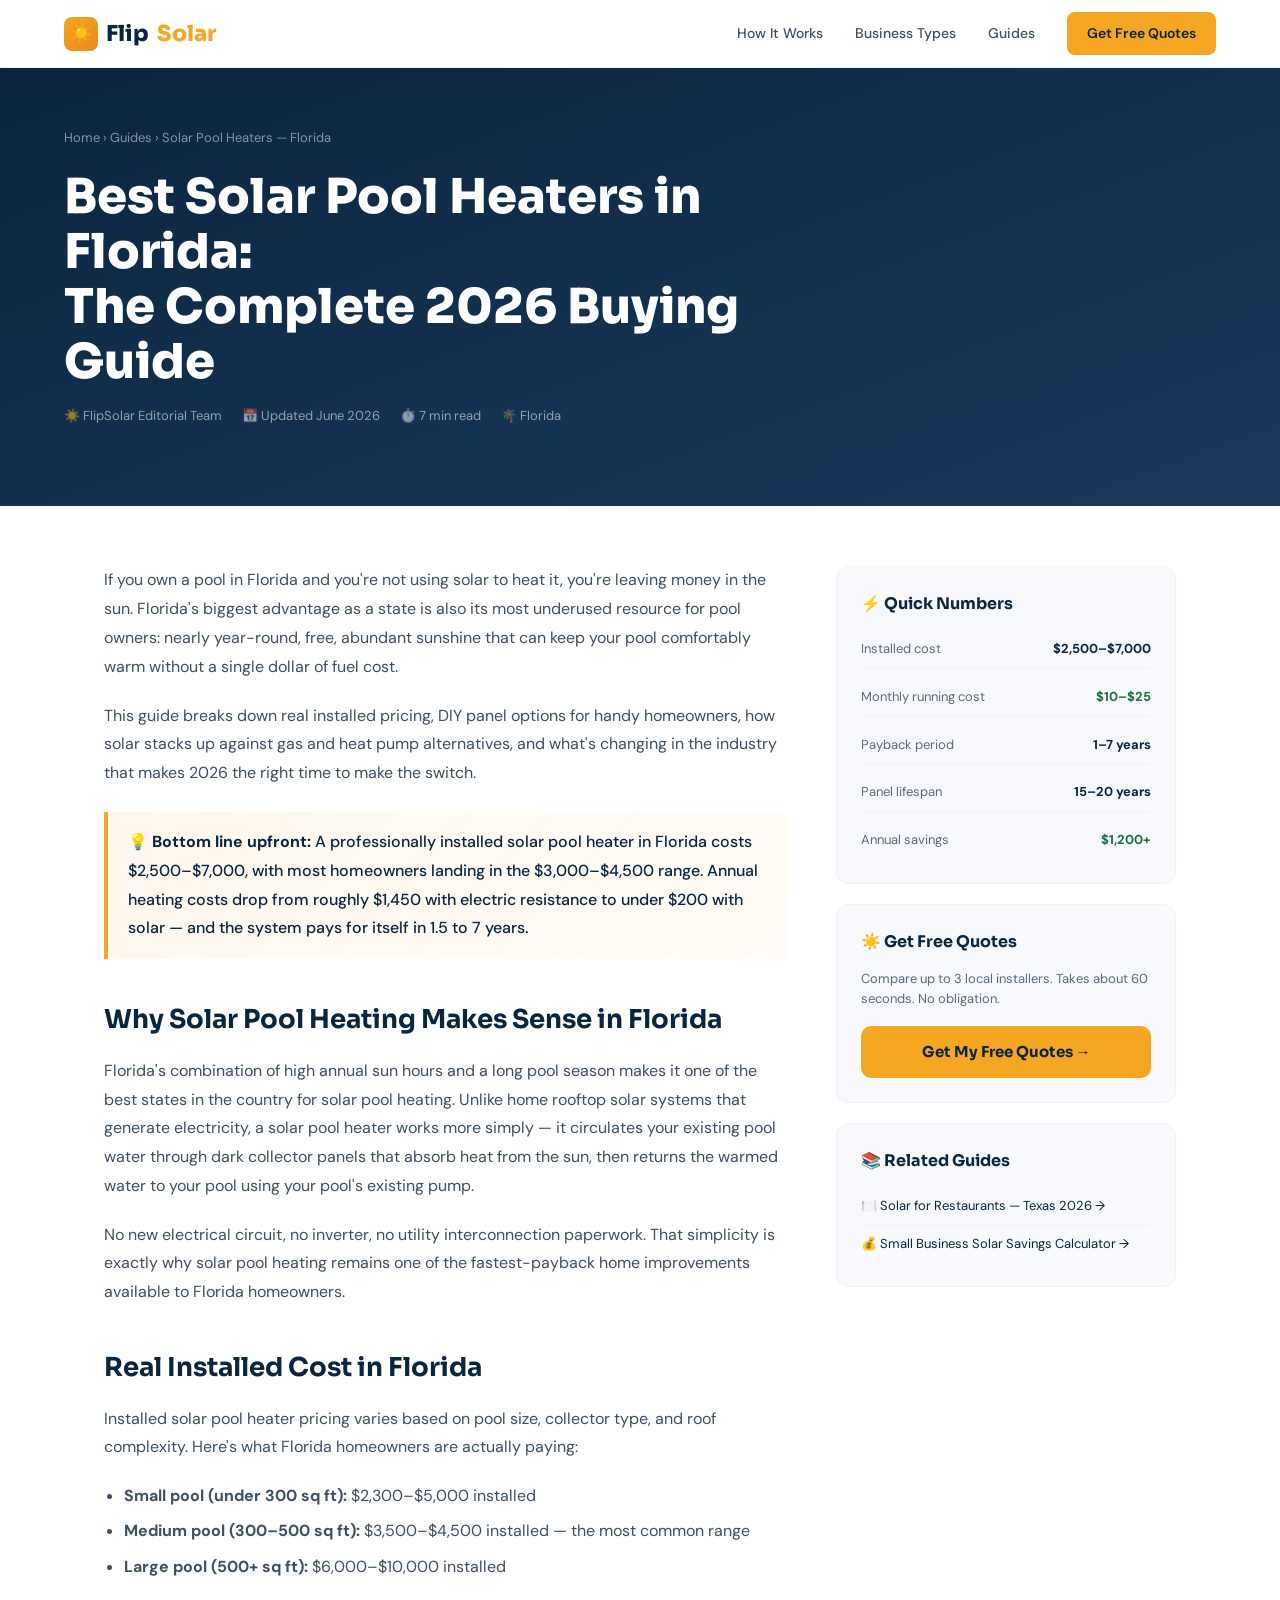
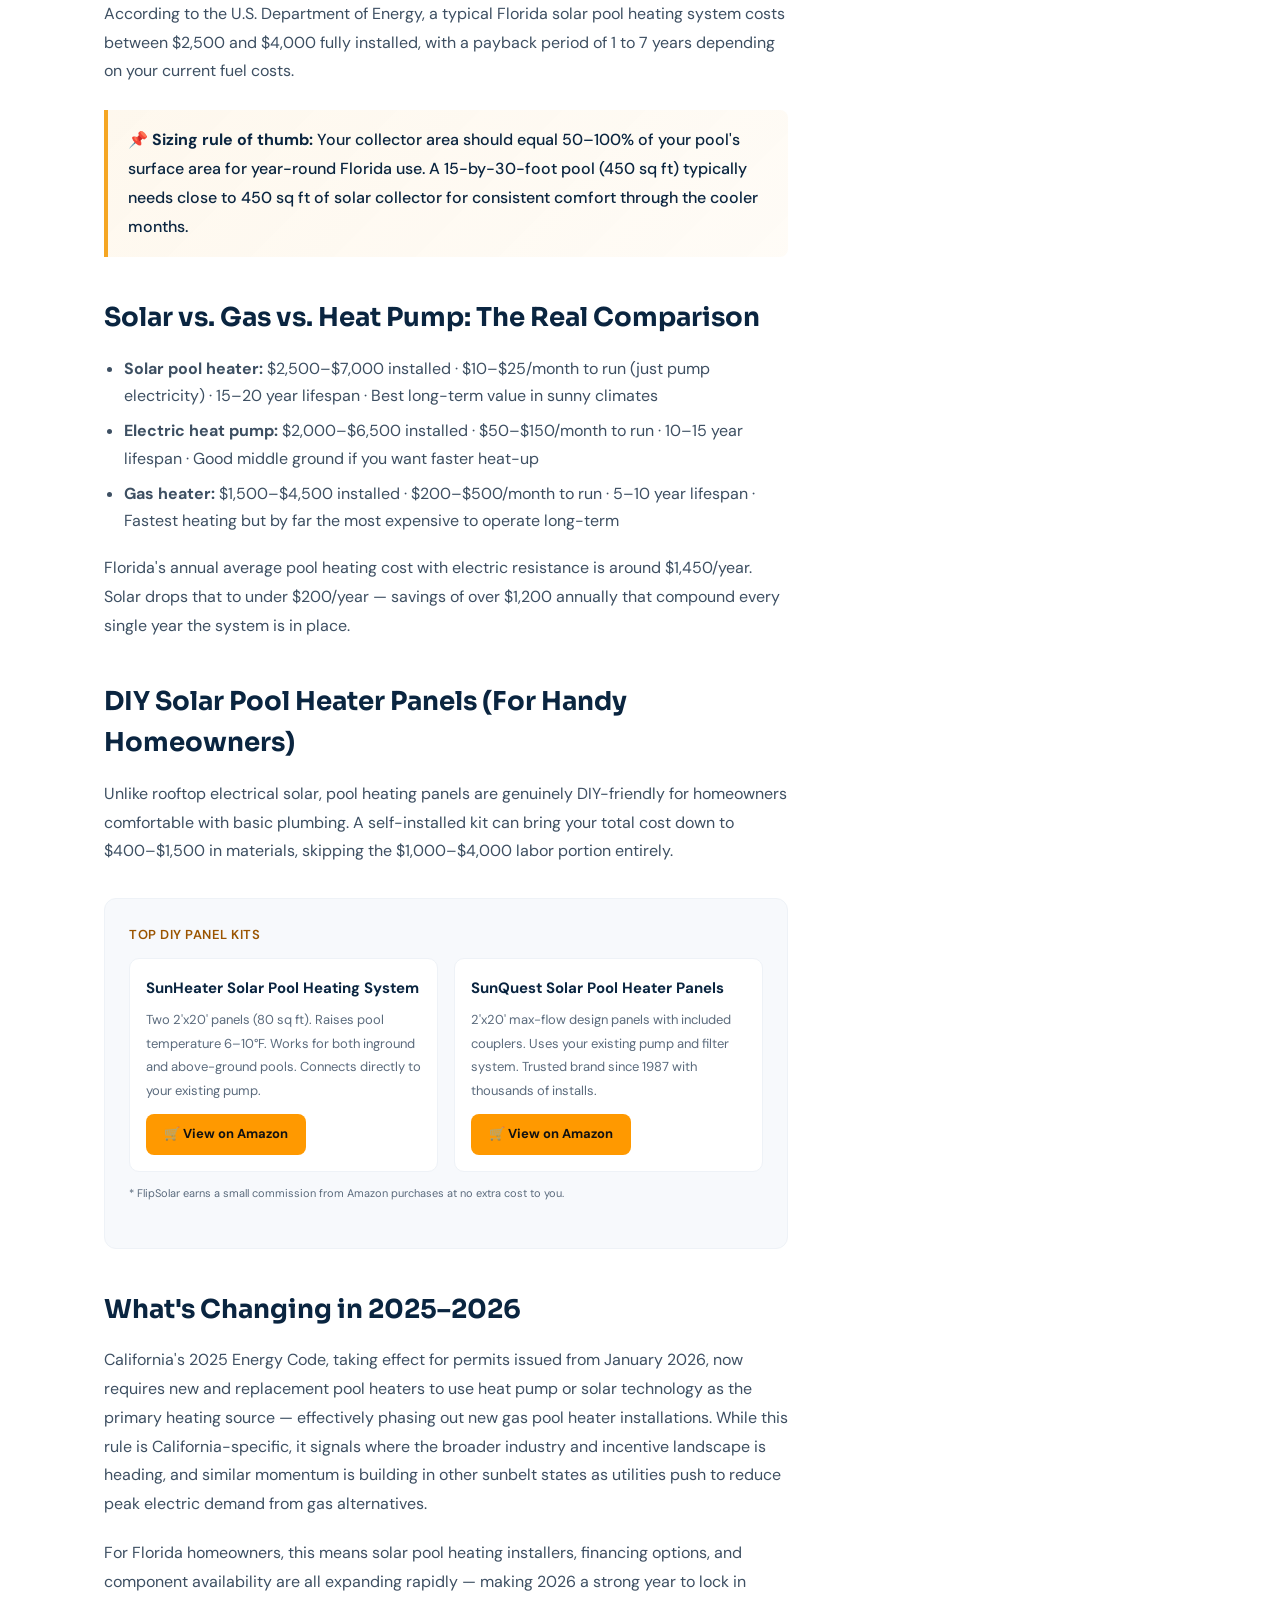
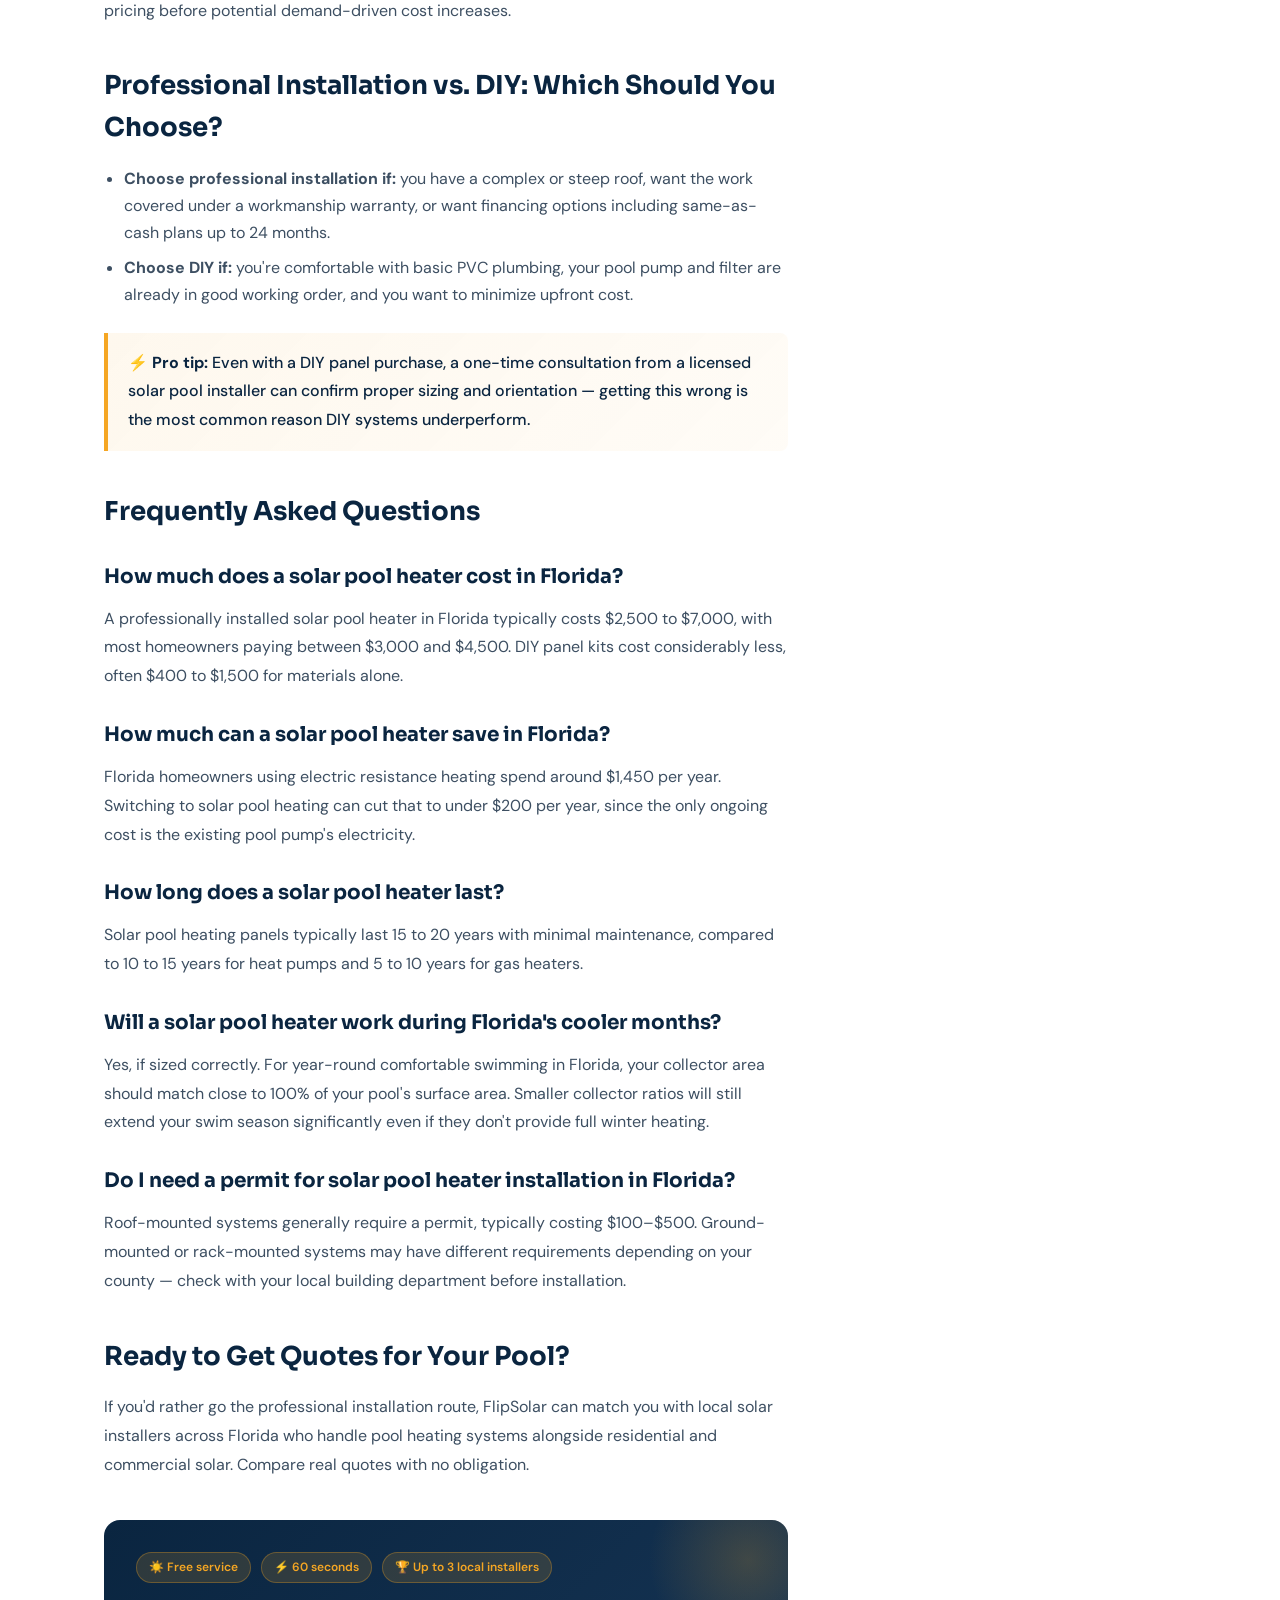
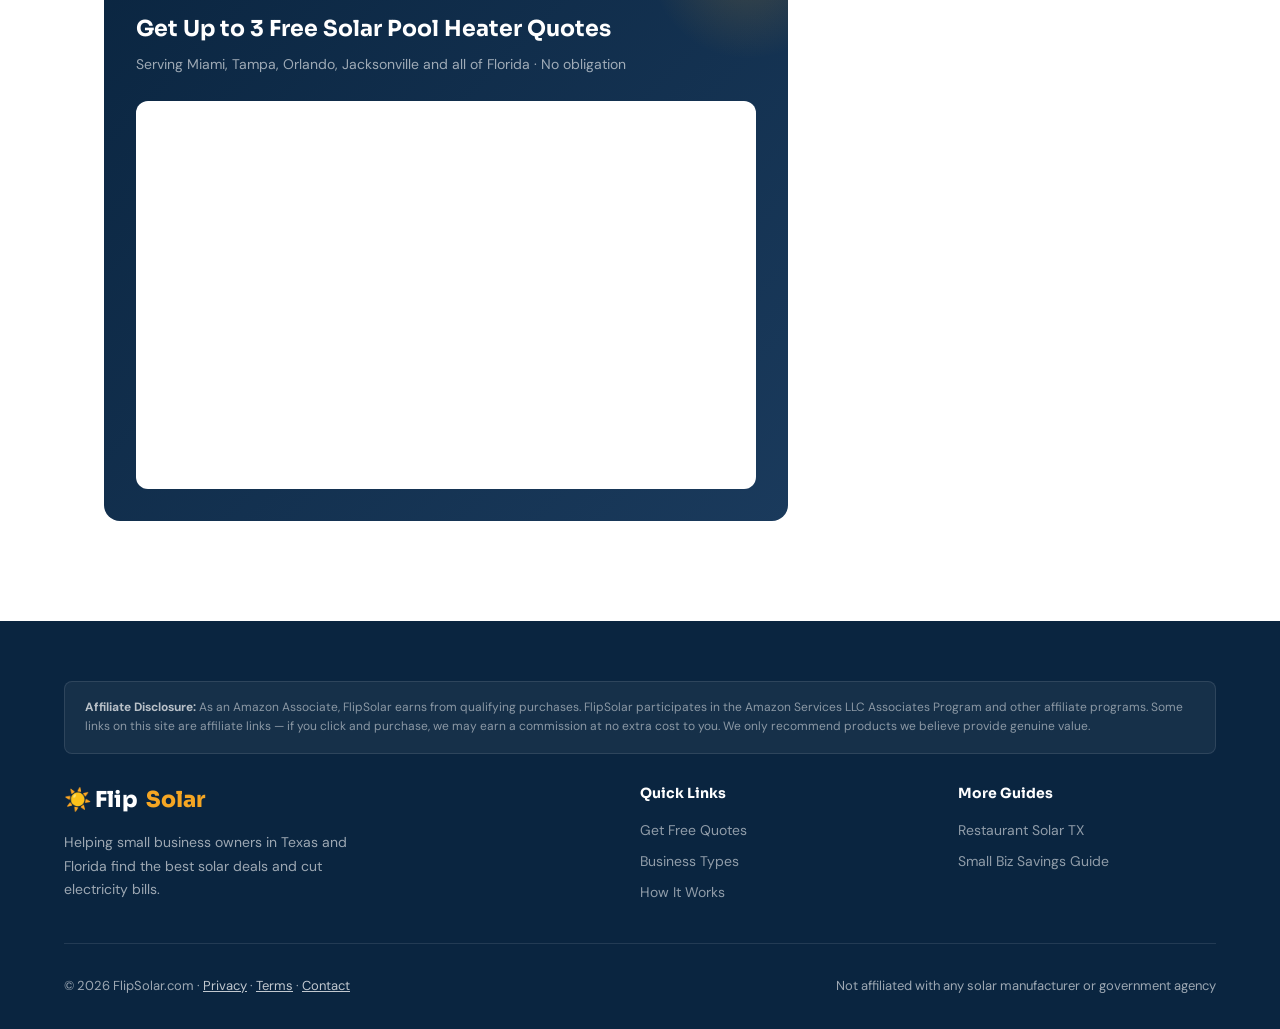
<file: blog/solar-pool-heater-florida-2026.html>
<!DOCTYPE html>
<html lang="en">
<head>
  <meta charset="UTF-8" />
  <meta name="viewport" content="width=device-width, initial-scale=1.0" />
  <title>Best Solar Pool Heaters in Florida: 2026 Buying Guide | FlipSolar</title>
  <meta name="description" content="How much does a solar pool heater cost in Florida? Real installed pricing, DIY panel options, payback timelines, and the 2026 California mandate that's changing the industry." />
  <meta name="keywords" content="solar pool heater Florida, solar pool heater cost, pool solar panels, solar pool heating system, Florida pool heater 2026, DIY solar pool heater, solar pool heater Orlando Tampa Miami" />
  <meta name="robots" content="index, follow" />
  <link rel="canonical" href="https://flipsolar.com/blog/solar-pool-heater-florida-2026.html" />
  <meta property="og:title" content="Best Solar Pool Heaters in Florida: 2026 Buying Guide" />
  <meta property="og:description" content="Real installed pricing, DIY panel options, and payback timelines for Florida pool owners considering solar heating." />
  <meta property="og:url" content="https://flipsolar.com/blog/solar-pool-heater-florida-2026.html" />
  <meta property="og:image" content="https://flipsolar.com/images/og-image.png" />
  <meta name="twitter:card" content="summary_large_image" />
  <meta name="twitter:image" content="https://flipsolar.com/images/og-image.png" />
  <meta property="og:type" content="article" />
  <script type="application/ld+json">
  {
    "@context": "https://schema.org",
    "@type": "Article",
    "headline": "Best Solar Pool Heaters in Florida: 2026 Buying Guide",
    "description": "How much does a solar pool heater cost in Florida? Real installed pricing, DIY panel options, and payback timelines.",
    "author": { "@type": "Organization", "name": "FlipSolar", "url": "https://flipsolar.com" },
    "publisher": { "@type": "Organization", "name": "FlipSolar", "url": "https://flipsolar.com" },
    "datePublished": "2026-06-08",
    "dateModified": "2026-06-08",
    "mainEntityOfPage": { "@type": "WebPage", "@id": "https://flipsolar.com/blog/solar-pool-heater-florida-2026.html" }
  }
  </script>
  <script type="application/ld+json">
  {
    "@context": "https://schema.org",
    "@type": "FAQPage",
    "mainEntity": [
      { "@type": "Question", "name": "How much does a solar pool heater cost in Florida?", "acceptedAnswer": { "@type": "Answer", "text": "A professionally installed solar pool heater in Florida typically costs $2,500 to $7,000, with most homeowners paying between $3,000 and $4,500. DIY panel kits cost considerably less, often $400 to $1,500 for materials." } },
      { "@type": "Question", "name": "How much can a solar pool heater save in Florida?", "acceptedAnswer": { "@type": "Answer", "text": "Florida homeowners using electric resistance heating spend around $1,450 per year. Switching to solar pool heating can cut that to under $200 per year, since the only ongoing cost is the existing pool pump's electricity." } },
      { "@type": "Question", "name": "How long does a solar pool heater last?", "acceptedAnswer": { "@type": "Answer", "text": "Solar pool heating panels typically last 15 to 20 years with minimal maintenance, compared to 10 to 15 years for heat pumps and 5 to 10 years for gas heaters." } }
    ]
  }
  </script>
  <link rel="stylesheet" href="../css/style.css" />
  <link rel="icon" href="data:image/svg+xml,<svg xmlns='http://www.w3.org/2000/svg' viewBox='0 0 100 100'><text y='.9em' font-size='90'>☀️</text></svg>" />

  <style>
    .article-tally-box {
      background: linear-gradient(135deg, #0A2540 0%, #1a3a5c 100%);
      border-radius: 16px;
      padding: 32px;
      margin: 40px 0;
      position: relative;
      overflow: hidden;
    }
    .article-tally-box::before {
      content: '';
      position: absolute;
      top: -60px; right: -60px;
      width: 200px; height: 200px;
      background: radial-gradient(circle, rgba(245,166,35,0.2) 0%, transparent 70%);
      pointer-events: none;
    }
    .article-tally-box h3 { font-family: 'Sora', sans-serif; font-size: 22px; font-weight: 700; color: #fff; margin-bottom: 6px; }
    .article-tally-box .atb-sub { font-size: 14px; color: rgba(255,255,255,0.6); margin-bottom: 24px; }
    .article-tally-box .atb-badges { display: flex; gap: 10px; margin-bottom: 20px; flex-wrap: wrap; }
    .atb-badge { display: inline-flex; align-items: center; gap: 5px; background: rgba(245,166,35,0.15); border: 1px solid rgba(245,166,35,0.3); color: #F5A623; font-size: 12px; font-weight: 600; padding: 5px 12px; border-radius: 20px; }
    .tally-inner-wrap { background: #fff; border-radius: 12px; padding: 4px; position: relative; min-height: 280px; }
    .tally-inner-loading { position: absolute; inset: 0; display: flex; flex-direction: column; align-items: center; justify-content: center; gap: 10px; border-radius: 12px; background: #fff; z-index: 2; transition: opacity 0.4s ease; }
    .tally-inner-loading.hidden { opacity: 0; pointer-events: none; }
    .tally-inner-spinner { width: 32px; height: 32px; border: 3px solid #EEF2F7; border-top-color: #F5A623; border-radius: 50%; animation: spin 0.8s linear infinite; }
    @keyframes spin { to { transform: rotate(360deg); } }
    .tally-inner-loading p { font-size: 13px; color: #7A8899; }
    .tally-inner-wrap iframe { border-radius: 10px; display: block; }
  </style>
</head>
<body>

<nav aria-label="Main navigation">
  <a href="/" class="nav-logo">
    <div class="logo-icon">☀️</div>
    Flip<span>Solar</span>
  </a>
  <div class="nav-links">
    <a href="/#how-it-works">How It Works</a>
    <a href="/#businesses">Business Types</a>
    <a href="/#blog">Guides</a>
    <a href="/#get-quotes" class="nav-cta">Get Free Quotes</a>
  </div>
</nav>

<div class="article-hero" role="region" aria-label="Article header">
  <div class="breadcrumb" aria-label="Breadcrumb">
    <a href="/">Home</a> &rsaquo; <a href="/#blog">Guides</a> &rsaquo; Solar Pool Heaters — Florida
  </div>
  <h1>Best Solar Pool Heaters in Florida:<br/>The Complete 2026 Buying Guide</h1>
  <div class="article-meta">
    <span>☀️ FlipSolar Editorial Team</span>
    <span>📅 Updated June 2026</span>
    <span>⏱️ 7 min read</span>
    <span>🌴 Florida</span>
  </div>
</div>

<div class="article-layout">
  <main class="article-body" aria-label="Article content">

    <p>If you own a pool in Florida and you're not using solar to heat it, you're leaving money in the sun. Florida's biggest advantage as a state is also its most underused resource for pool owners: nearly year-round, free, abundant sunshine that can keep your pool comfortably warm without a single dollar of fuel cost.</p>

    <p>This guide breaks down real installed pricing, DIY panel options for handy homeowners, how solar stacks up against gas and heat pump alternatives, and what's changing in the industry that makes 2026 the right time to make the switch.</p>

    <div class="callout">
      <p>💡 <strong>Bottom line upfront:</strong> A professionally installed solar pool heater in Florida costs $2,500–$7,000, with most homeowners landing in the $3,000–$4,500 range. Annual heating costs drop from roughly $1,450 with electric resistance to under $200 with solar — and the system pays for itself in 1.5 to 7 years.</p>
    </div>

    <h2>Why Solar Pool Heating Makes Sense in Florida</h2>
    <p>Florida's combination of high annual sun hours and a long pool season makes it one of the best states in the country for solar pool heating. Unlike home rooftop solar systems that generate electricity, a solar pool heater works more simply — it circulates your existing pool water through dark collector panels that absorb heat from the sun, then returns the warmed water to your pool using your pool's existing pump.</p>
    <p>No new electrical circuit, no inverter, no utility interconnection paperwork. That simplicity is exactly why solar pool heating remains one of the fastest-payback home improvements available to Florida homeowners.</p>

    <h2>Real Installed Cost in Florida</h2>
    <p>Installed solar pool heater pricing varies based on pool size, collector type, and roof complexity. Here's what Florida homeowners are actually paying:</p>
    <ul>
      <li><strong>Small pool (under 300 sq ft):</strong> $2,300–$5,000 installed</li>
      <li><strong>Medium pool (300–500 sq ft):</strong> $3,500–$4,500 installed — the most common range</li>
      <li><strong>Large pool (500+ sq ft):</strong> $6,000–$10,000 installed</li>
    </ul>
    <p>According to the U.S. Department of Energy, a typical Florida solar pool heating system costs between $2,500 and $4,000 fully installed, with a payback period of 1 to 7 years depending on your current fuel costs.</p>

    <div class="callout">
      <p>📌 <strong>Sizing rule of thumb:</strong> Your collector area should equal 50–100% of your pool's surface area for year-round Florida use. A 15-by-30-foot pool (450 sq ft) typically needs close to 450 sq ft of solar collector for consistent comfort through the cooler months.</p>
    </div>

    <h2>Solar vs. Gas vs. Heat Pump: The Real Comparison</h2>
    <ul>
      <li><strong>Solar pool heater:</strong> $2,500–$7,000 installed · $10–$25/month to run (just pump electricity) · 15–20 year lifespan · Best long-term value in sunny climates</li>
      <li><strong>Electric heat pump:</strong> $2,000–$6,500 installed · $50–$150/month to run · 10–15 year lifespan · Good middle ground if you want faster heat-up</li>
      <li><strong>Gas heater:</strong> $1,500–$4,500 installed · $200–$500/month to run · 5–10 year lifespan · Fastest heating but by far the most expensive to operate long-term</li>
    </ul>
    <p>Florida's annual average pool heating cost with electric resistance is around $1,450/year. Solar drops that to under $200/year — savings of over $1,200 annually that compound every single year the system is in place.</p>

    <h2>DIY Solar Pool Heater Panels (For Handy Homeowners)</h2>
    <p>Unlike rooftop electrical solar, pool heating panels are genuinely DIY-friendly for homeowners comfortable with basic plumbing. A self-installed kit can bring your total cost down to $400–$1,500 in materials, skipping the $1,000–$4,000 labor portion entirely.</p>

    <div style="background:var(--off-white);border-radius:var(--radius);padding:24px;margin:32px 0;border:1px solid var(--grey-100);">
      <p style="font-size:13px;font-weight:600;color:var(--sun-text);margin-bottom:12px;text-transform:uppercase;letter-spacing:0.5px;">Top DIY Panel Kits</p>
      <div style="display:grid;grid-template-columns:1fr 1fr;gap:16px;">
        <div style="background:white;border-radius:10px;padding:16px;border:1px solid var(--grey-100);">
          <p style="font-size:15px;font-weight:700;color:var(--sky);margin-bottom:6px;">SunHeater Solar Pool Heating System</p>
          <p style="font-size:13px;color:var(--grey-500);margin-bottom:12px;">Two 2'x20' panels (80 sq ft). Raises pool temperature 6–10°F. Works for both inground and above-ground pools. Connects directly to your existing pump.</p>
          <a href="https://www.amazon.com/dp/B00IUIBSWS?tag=flipsolar-20"
             style="display:inline-block;background:#FF9900;color:#111;font-weight:700;font-size:13px;padding:10px 18px;border-radius:8px;text-decoration:none;"
             target="_blank" rel="noopener sponsored">🛒 View on Amazon</a>
        </div>
        <div style="background:white;border-radius:10px;padding:16px;border:1px solid var(--grey-100);">
          <p style="font-size:15px;font-weight:700;color:var(--sky);margin-bottom:6px;">SunQuest Solar Pool Heater Panels</p>
          <p style="font-size:13px;color:var(--grey-500);margin-bottom:12px;">2'x20' max-flow design panels with included couplers. Uses your existing pump and filter system. Trusted brand since 1987 with thousands of installs.</p>
          <a href="https://www.amazon.com/dp/B003N2MPA0?tag=flipsolar-20"
             style="display:inline-block;background:#FF9900;color:#111;font-weight:700;font-size:13px;padding:10px 18px;border-radius:8px;text-decoration:none;"
             target="_blank" rel="noopener sponsored">🛒 View on Amazon</a>
        </div>
      </div>
      <p style="font-size:11px;color:var(--grey-500);margin-top:12px;">* FlipSolar earns a small commission from Amazon purchases at no extra cost to you.</p>
    </div>

    <h2>What's Changing in 2025–2026</h2>
    <p>California's 2025 Energy Code, taking effect for permits issued from January 2026, now requires new and replacement pool heaters to use heat pump or solar technology as the primary heating source — effectively phasing out new gas pool heater installations. While this rule is California-specific, it signals where the broader industry and incentive landscape is heading, and similar momentum is building in other sunbelt states as utilities push to reduce peak electric demand from gas alternatives.</p>
    <p>For Florida homeowners, this means solar pool heating installers, financing options, and component availability are all expanding rapidly — making 2026 a strong year to lock in pricing before potential demand-driven cost increases.</p>

    <h2>Professional Installation vs. DIY: Which Should You Choose?</h2>
    <ul>
      <li><strong>Choose professional installation if:</strong> you have a complex or steep roof, want the work covered under a workmanship warranty, or want financing options including same-as-cash plans up to 24 months.</li>
      <li><strong>Choose DIY if:</strong> you're comfortable with basic PVC plumbing, your pool pump and filter are already in good working order, and you want to minimize upfront cost.</li>
    </ul>

    <div class="callout">
      <p>⚡ <strong>Pro tip:</strong> Even with a DIY panel purchase, a one-time consultation from a licensed solar pool installer can confirm proper sizing and orientation — getting this wrong is the most common reason DIY systems underperform.</p>
    </div>

    <h2>Frequently Asked Questions</h2>

    <h3>How much does a solar pool heater cost in Florida?</h3>
    <p>A professionally installed solar pool heater in Florida typically costs $2,500 to $7,000, with most homeowners paying between $3,000 and $4,500. DIY panel kits cost considerably less, often $400 to $1,500 for materials alone.</p>

    <h3>How much can a solar pool heater save in Florida?</h3>
    <p>Florida homeowners using electric resistance heating spend around $1,450 per year. Switching to solar pool heating can cut that to under $200 per year, since the only ongoing cost is the existing pool pump's electricity.</p>

    <h3>How long does a solar pool heater last?</h3>
    <p>Solar pool heating panels typically last 15 to 20 years with minimal maintenance, compared to 10 to 15 years for heat pumps and 5 to 10 years for gas heaters.</p>

    <h3>Will a solar pool heater work during Florida's cooler months?</h3>
    <p>Yes, if sized correctly. For year-round comfortable swimming in Florida, your collector area should match close to 100% of your pool's surface area. Smaller collector ratios will still extend your swim season significantly even if they don't provide full winter heating.</p>

    <h3>Do I need a permit for solar pool heater installation in Florida?</h3>
    <p>Roof-mounted systems generally require a permit, typically costing $100–$500. Ground-mounted or rack-mounted systems may have different requirements depending on your county — check with your local building department before installation.</p>

    <h2>Ready to Get Quotes for Your Pool?</h2>
    <p>If you'd rather go the professional installation route, FlipSolar can match you with local solar installers across Florida who handle pool heating systems alongside residential and commercial solar. Compare real quotes with no obligation.</p>

    <div class="article-tally-box">
      <div class="atb-badges">
        <span class="atb-badge">☀️ Free service</span>
        <span class="atb-badge">⚡ 60 seconds</span>
        <span class="atb-badge">🏆 Up to 3 local installers</span>
      </div>
      <h3>Get Up to 3 Free Solar Pool Heater Quotes</h3>
      <p class="atb-sub">Serving Miami, Tampa, Orlando, Jacksonville and all of Florida · No obligation</p>

      <div class="tally-inner-wrap">
        <div class="tally-inner-loading" id="article-tally-loader">
          <div class="tally-inner-spinner"></div>
          <p>Loading quote form…</p>
        </div>
        <iframe
          data-tally-src="https://tally.so/embed/68PQWO?alignLeft=1&hideTitle=1&transparentBackground=1&dynamicHeight=1"
          loading="lazy"
          width="100%"
          height="380"
          frameborder="0"
          marginheight="0"
          marginwidth="0"
          title="FlipSolar Lead Form"
          onload="document.getElementById('article-tally-loader').classList.add('hidden')">
        </iframe>
      </div>
    </div>
    <script>
      var d=document,w="https://tally.so/widgets/embed.js",
      v=function(){"undefined"!=typeof Tally?Tally.loadEmbeds():d.querySelectorAll("iframe[data-tally-src]:not([src])").forEach((function(e){e.src=e.dataset.tallySrc}))};
      if("undefined"!=typeof Tally)v();
      else if(d.querySelector('script[src="'+w+'"]')==null){
        var s=d.createElement("script");s.src=w,s.onload=v,s.onerror=v,d.body.appendChild(s);
      }
    </script>

  </main>

  <aside class="sidebar" aria-label="Sidebar">
    <div class="sidebar-card">
      <h4>⚡ Quick Numbers</h4>
      <div style="display:flex;flex-direction:column;gap:10px;">
        <div style="display:flex;justify-content:space-between;font-size:13px;padding:8px 0;border-bottom:1px solid var(--grey-100);"><span style="color:var(--grey-500)">Installed cost</span><strong>$2,500–$7,000</strong></div>
        <div style="display:flex;justify-content:space-between;font-size:13px;padding:8px 0;border-bottom:1px solid var(--grey-100);"><span style="color:var(--grey-500)">Monthly running cost</span><strong style="color:var(--grass-text)">$10–$25</strong></div>
        <div style="display:flex;justify-content:space-between;font-size:13px;padding:8px 0;border-bottom:1px solid var(--grey-100);"><span style="color:var(--grey-500)">Payback period</span><strong>1–7 years</strong></div>
        <div style="display:flex;justify-content:space-between;font-size:13px;padding:8px 0;border-bottom:1px solid var(--grey-100);"><span style="color:var(--grey-500)">Panel lifespan</span><strong>15–20 years</strong></div>
        <div style="display:flex;justify-content:space-between;font-size:13px;padding:8px 0;"><span style="color:var(--grey-500)">Annual savings</span><strong style="color:var(--grass-text)">$1,200+</strong></div>
      </div>
    </div>
    <div class="sidebar-card">
      <h4>☀️ Get Free Quotes</h4>
      <p style="font-size:13px;color:var(--grey-500);margin-bottom:16px;">Compare up to 3 local installers. Takes about 60 seconds. No obligation.</p>
      <a href="/#get-quotes" style="display:block;text-align:center;background:var(--sun);color:var(--sky);font-family:'Sora',sans-serif;font-weight:700;padding:14px;border-radius:10px;text-decoration:none;font-size:15px;">Get My Free Quotes →</a>
    </div>
    <div class="sidebar-card">
      <h4>📚 Related Guides</h4>
      <a href="/blog/solar-panels-restaurants-texas.html" style="font-size:13px;color:var(--sky);text-decoration:none;padding:8px 0;border-bottom:1px solid var(--grey-100);display:block;">🍽️ Solar for Restaurants — Texas 2026 →</a>
      <a href="/blog/solar-savings-small-business.html" style="font-size:13px;color:var(--sky);text-decoration:none;padding:8px 0;display:block;">💰 Small Business Solar Savings Calculator →</a>
    </div>
  </aside>
</div>

<footer>
  <div class="affiliate-disclosure">
    <strong style="color:rgba(255,255,255,0.7)">Affiliate Disclosure:</strong> As an Amazon Associate, FlipSolar earns from qualifying purchases. FlipSolar participates in the Amazon Services LLC Associates Program and other affiliate programs. Some links on this site are affiliate links — if you click and purchase, we may earn a commission at no extra cost to you. We only recommend products we believe provide genuine value.
  </div>
  <div class="footer-top">
    <div>
      <a href="/" class="footer-logo">☀️ Flip<span>Solar</span></a>
      <p class="footer-desc">Helping small business owners in Texas and Florida find the best solar deals and cut electricity bills.</p>
    </div>
    <div>
      <h4>Quick Links</h4>
      <ul>
        <li><a href="/#get-quotes">Get Free Quotes</a></li>
        <li><a href="/#businesses">Business Types</a></li>
        <li><a href="/#how-it-works">How It Works</a></li>
      </ul>
    </div>
    <div>
      <h4>More Guides</h4>
      <ul>
        <li><a href="/blog/solar-panels-restaurants-texas.html">Restaurant Solar TX</a></li>
        <li><a href="/blog/solar-savings-small-business.html">Small Biz Savings Guide</a></li>
      </ul>
    </div>
  </div>
  <div class="footer-bottom">
    <span>© 2026 FlipSolar.com · <a href="/privacy.html">Privacy</a> · <a href="/terms.html">Terms</a> · <a href="/contact.html">Contact</a></span>
    <span>Not affiliated with any solar manufacturer or government agency</span>
  </div>
</footer>

</body>
</html>
</file>
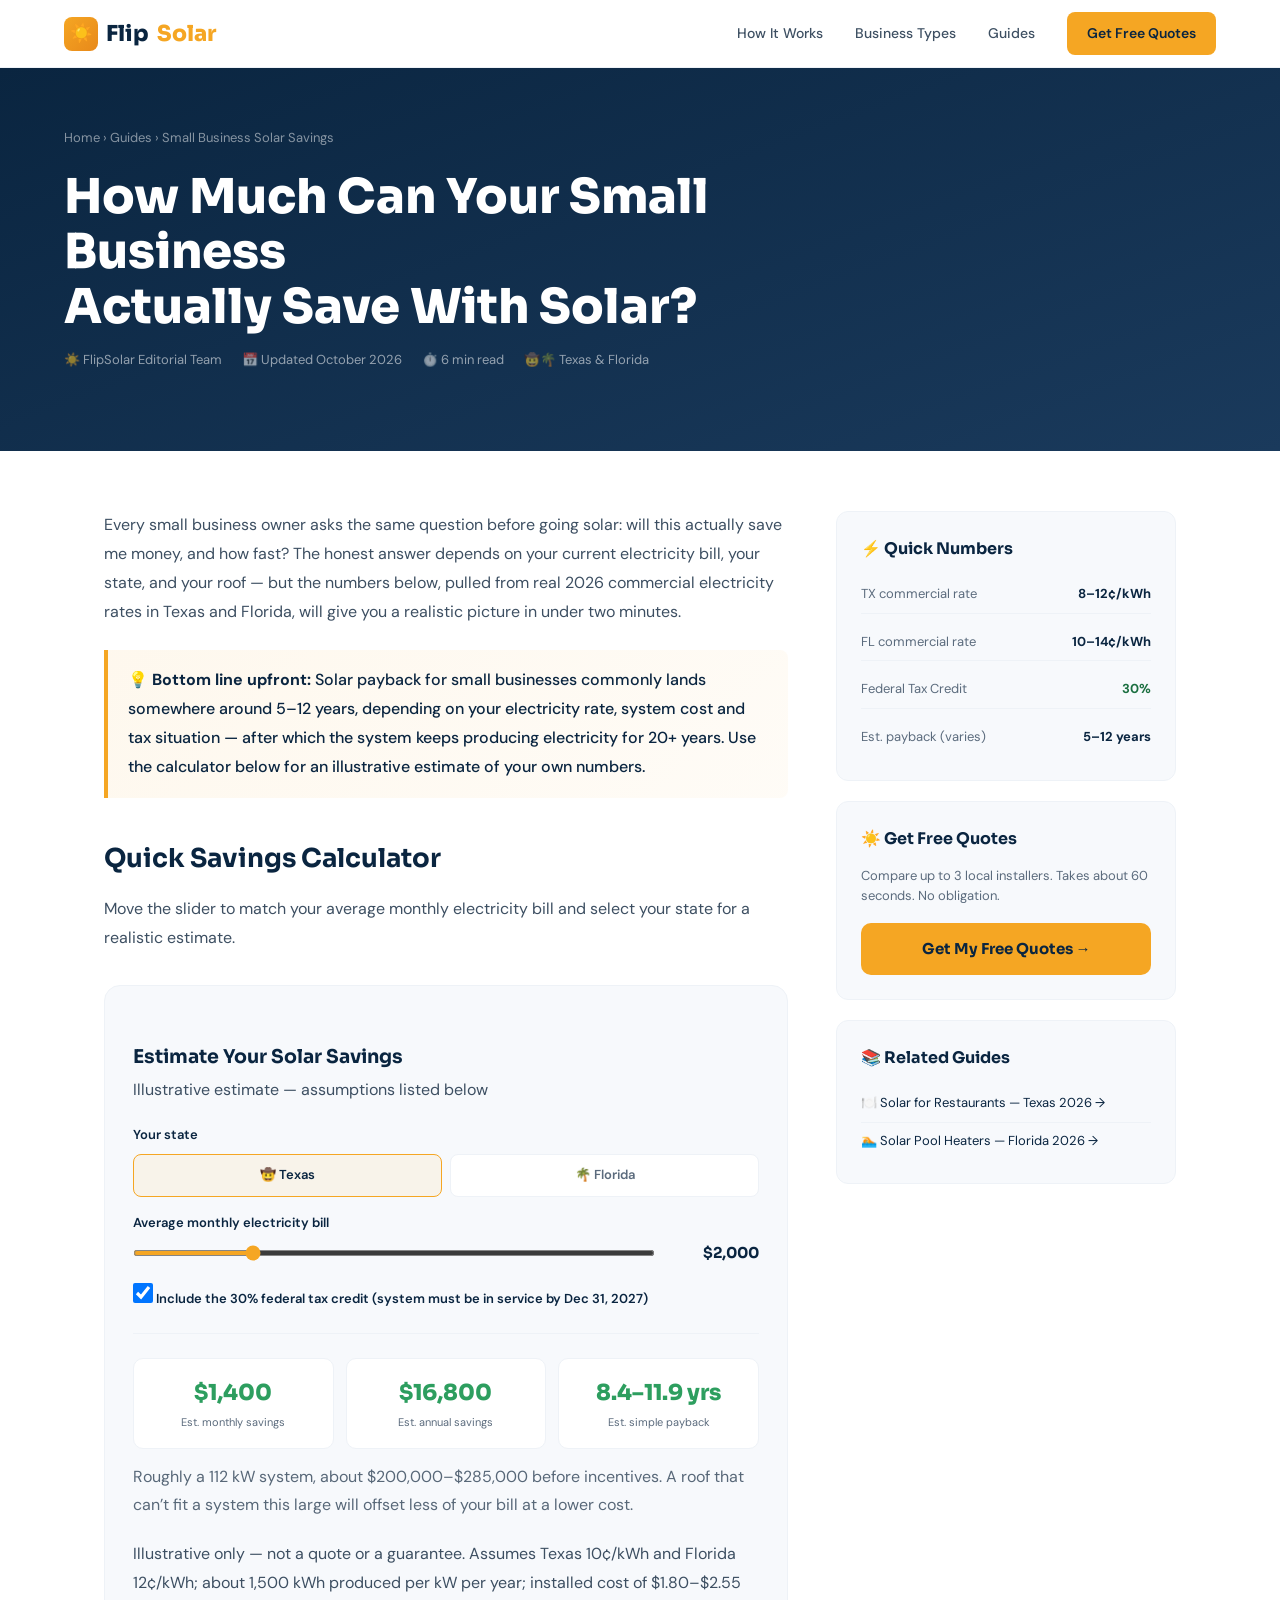
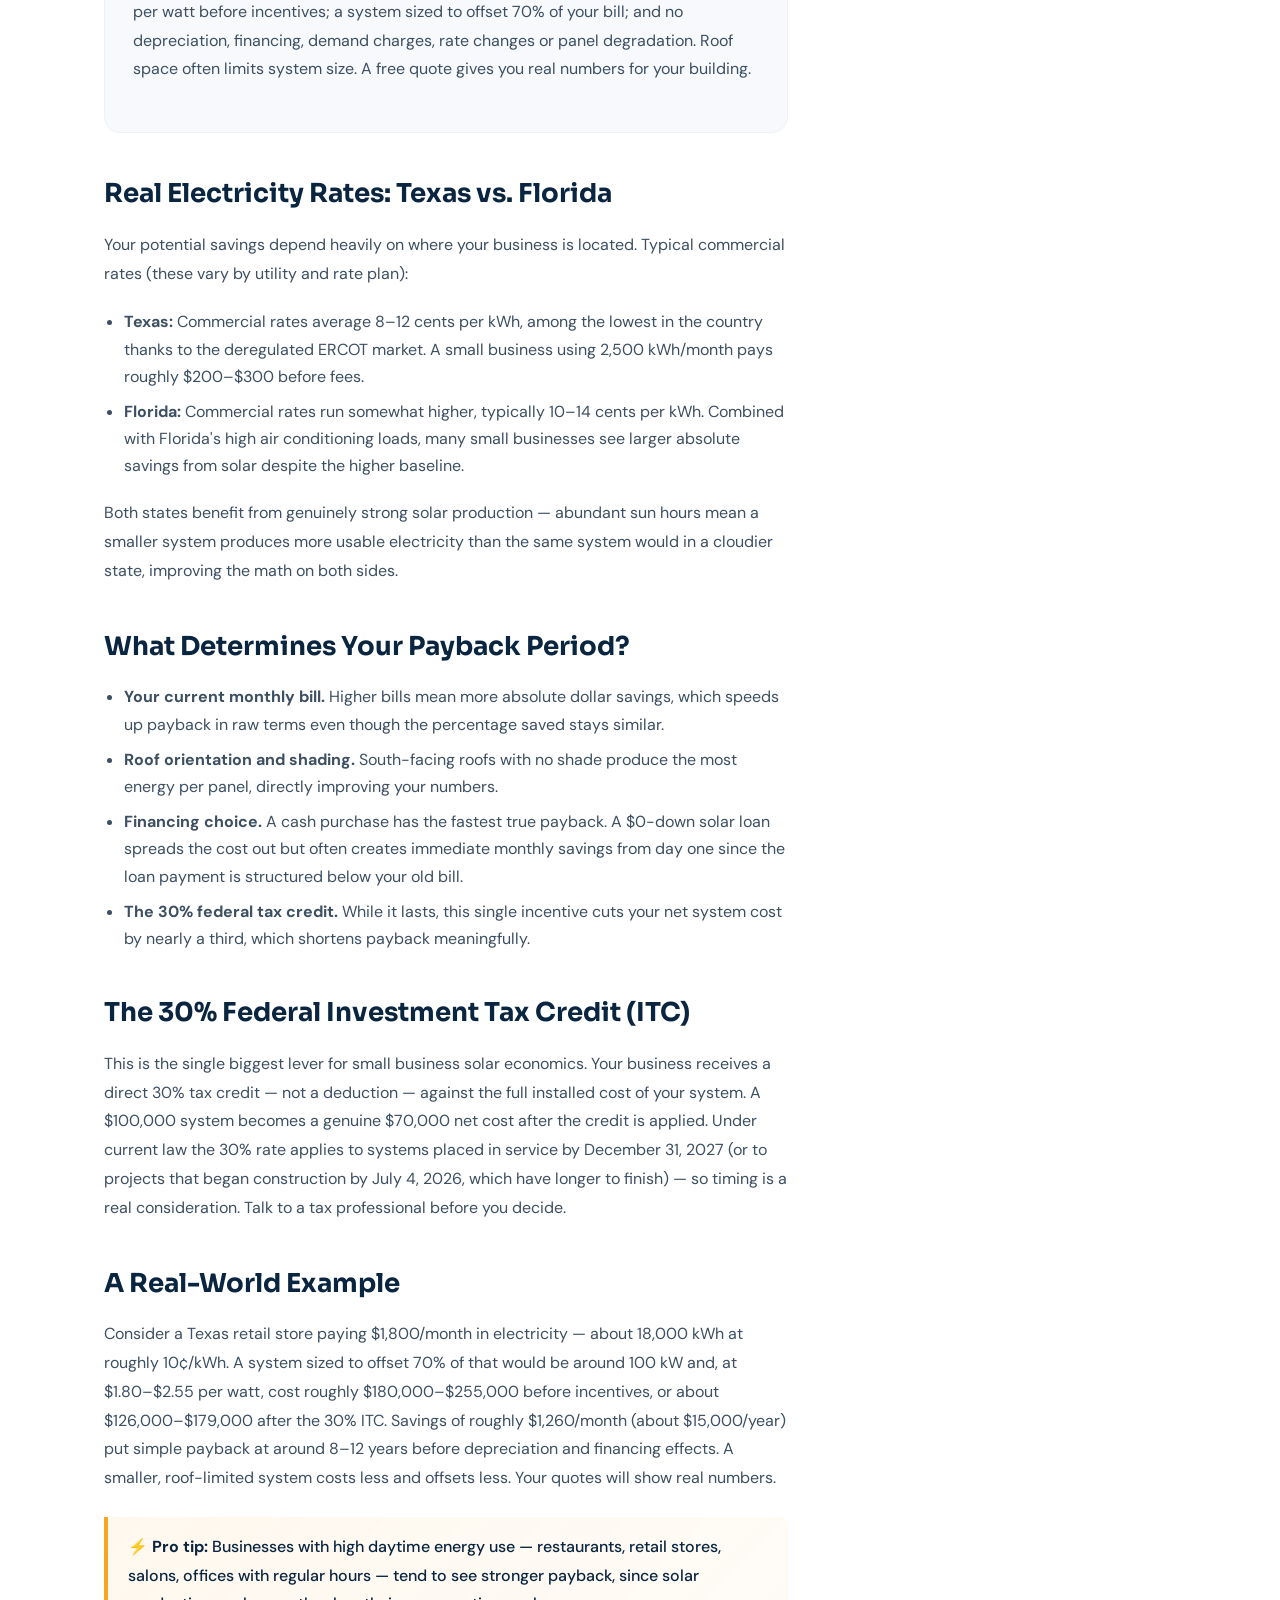
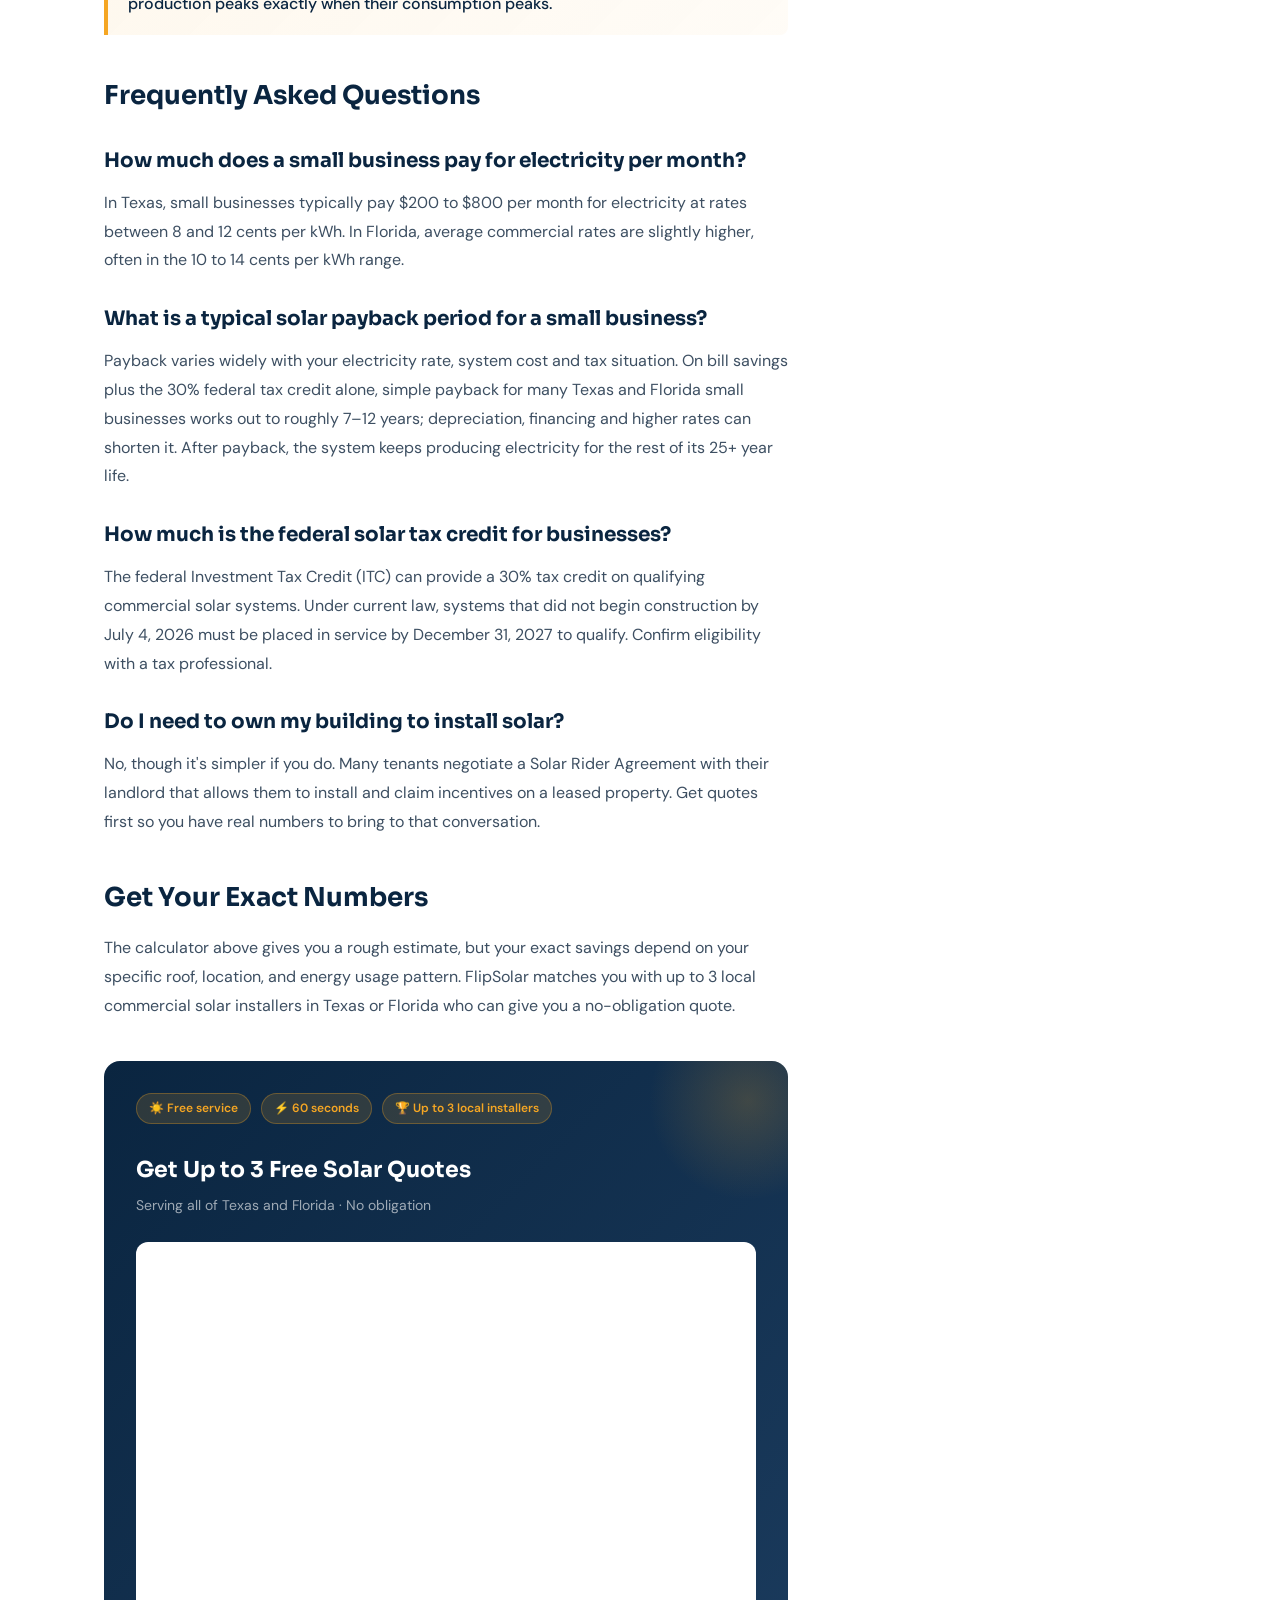
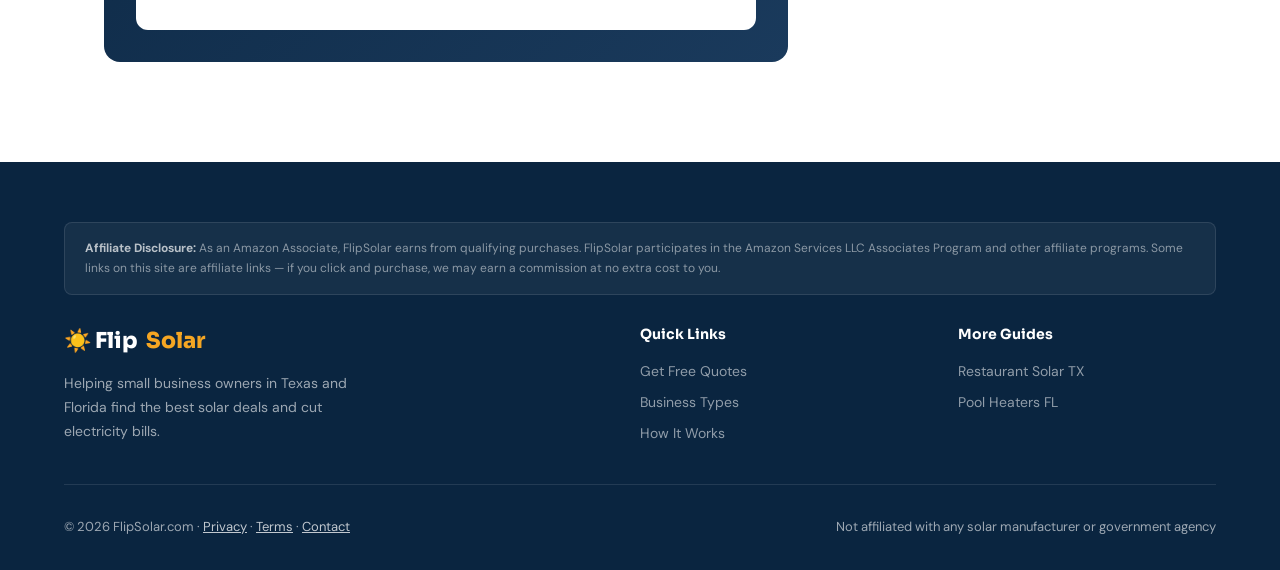
<file: blog/solar-savings-small-business.html>
<!DOCTYPE html>
<html lang="en">
<head>
  <meta charset="UTF-8" />
  <meta name="viewport" content="width=device-width, initial-scale=1.0" />
  <title>Small Business Solar Savings Calculator: How Much Can You Save in 2026? | FlipSolar</title>
  <meta name="description" content="Calculate how much your small business can save with solar in Texas or Florida. Typical electricity rates, payback timelines, and the 30% federal tax credit explained." />
  <meta name="keywords" content="small business solar savings calculator, commercial solar ROI, solar payback period business, Texas Florida commercial electricity rates, solar tax credit small business" />
  <meta name="robots" content="index, follow" />
  <link rel="canonical" href="https://flipsolar.com/blog/solar-savings-small-business.html" />
  <meta property="og:title" content="Small Business Solar Savings Calculator: How Much Can You Save?" />
  <meta property="og:description" content="Typical electricity rates, payback timelines, and an interactive calculator for Texas and Florida small business owners considering solar." />
  <meta property="og:url" content="https://flipsolar.com/blog/solar-savings-small-business.html" />
  <meta property="og:image" content="https://flipsolar.com/images/og-image.png" />
  <meta name="twitter:card" content="summary_large_image" />
  <meta name="twitter:image" content="https://flipsolar.com/images/og-image.png" />
  <meta property="og:type" content="article" />
  <script type="application/ld+json">
  {
    "@context": "https://schema.org",
    "@type": "Article",
    "headline": "Small Business Solar Savings Calculator: How Much Can You Save in 2026?",
    "description": "Calculate how much your small business can save with solar in Texas or Florida. Typical electricity rates, payback timelines, and the 30% federal tax credit explained.",
    "author": { "@type": "Organization", "name": "FlipSolar", "url": "https://flipsolar.com" },
    "publisher": { "@type": "Organization", "name": "FlipSolar", "url": "https://flipsolar.com" },
    "datePublished": "2026-06-08",
    "dateModified": "2026-10-28",
    "mainEntityOfPage": { "@type": "WebPage", "@id": "https://flipsolar.com/blog/solar-savings-small-business.html" }
  }
  </script>
  <script type="application/ld+json">
  {
    "@context": "https://schema.org",
    "@type": "FAQPage",
    "mainEntity": [
      { "@type": "Question", "name": "How much does a small business pay for electricity per month?", "acceptedAnswer": { "@type": "Answer", "text": "In Texas, small businesses typically pay $200 to $800 per month for electricity at rates between 8 and 12 cents per kWh. In Florida, average commercial rates are slightly higher, often in the 10 to 14 cents per kWh range." } },
      { "@type": "Question", "name": "What is a typical solar payback period for a small business?", "acceptedAnswer": { "@type": "Answer", "text": "Payback varies widely with your electricity rate, system cost and tax situation. On bill savings plus the 30% federal tax credit alone, simple payback for many Texas and Florida small businesses works out to roughly 7–12 years; depreciation, financing and higher rates can shorten it. After payback, the system keeps producing electricity for the rest of its 25+ year life." } },
      { "@type": "Question", "name": "How much is the federal solar tax credit for businesses?", "acceptedAnswer": { "@type": "Answer", "text": "The federal Investment Tax Credit (ITC) can provide a 30% tax credit on qualifying commercial solar systems. Under current law, systems that did not begin construction by July 4, 2026 must be placed in service by December 31, 2027 to qualify. Confirm eligibility with a tax professional." } }
    ]
  }
  </script>
  <link rel="stylesheet" href="../css/style.css" />
  <link rel="icon" href="data:image/svg+xml,<svg xmlns='http://www.w3.org/2000/svg' viewBox='0 0 100 100'><text y='.9em' font-size='90'>☀️</text></svg>" />

  <style>
    .article-tally-box {
      background: linear-gradient(135deg, #0A2540 0%, #1a3a5c 100%);
      border-radius: 16px; padding: 32px; margin: 40px 0; position: relative; overflow: hidden;
    }
    .article-tally-box::before {
      content: ''; position: absolute; top: -60px; right: -60px; width: 200px; height: 200px;
      background: radial-gradient(circle, rgba(245,166,35,0.2) 0%, transparent 70%); pointer-events: none;
    }
    .article-tally-box h3 { font-family: 'Sora', sans-serif; font-size: 22px; font-weight: 700; color: #fff; margin-bottom: 6px; }
    .article-tally-box .atb-sub { font-size: 14px; color: rgba(255,255,255,0.6); margin-bottom: 24px; }
    .article-tally-box .atb-badges { display: flex; gap: 10px; margin-bottom: 20px; flex-wrap: wrap; }
    .atb-badge { display: inline-flex; align-items: center; gap: 5px; background: rgba(245,166,35,0.15); border: 1px solid rgba(245,166,35,0.3); color: #F5A623; font-size: 12px; font-weight: 600; padding: 5px 12px; border-radius: 20px; }
    .tally-inner-wrap { background: #fff; border-radius: 12px; padding: 4px; position: relative; min-height: 280px; }
    .tally-inner-loading { position: absolute; inset: 0; display: flex; flex-direction: column; align-items: center; justify-content: center; gap: 10px; border-radius: 12px; background: #fff; z-index: 2; transition: opacity 0.4s ease; }
    .tally-inner-loading.hidden { opacity: 0; pointer-events: none; }
    .tally-inner-spinner { width: 32px; height: 32px; border: 3px solid #EEF2F7; border-top-color: #F5A623; border-radius: 50%; animation: spin 0.8s linear infinite; }
    @keyframes spin { to { transform: rotate(360deg); } }
    .tally-inner-loading p { font-size: 13px; color: #7A8899; }
    .tally-inner-wrap iframe { border-radius: 10px; display: block; }

    /* ── CALCULATOR ── */
    .calc-box {
      background: var(--off-white);
      border: 1px solid var(--grey-100);
      border-radius: 16px;
      padding: 28px;
      margin: 32px 0;
    }
    .calc-box h3 {
      font-family: 'Sora', sans-serif;
      font-size: 19px;
      font-weight: 700;
      color: var(--sky);
      margin-bottom: 4px;
    }
    .calc-sub { font-size: 13px; color: var(--grey-500); margin-bottom: 20px; }
    .calc-row { margin-bottom: 16px; }
    .calc-row label {
      display: block;
      font-size: 13px;
      font-weight: 600;
      color: var(--sky);
      margin-bottom: 8px;
    }
    .calc-slider-row {
      display: flex;
      align-items: center;
      gap: 14px;
    }
    .calc-box input[type="range"] {
      flex: 1;
      accent-color: var(--sun);
      height: 6px;
    }
    .calc-val {
      min-width: 90px;
      text-align: right;
      font-family: 'Sora', sans-serif;
      font-weight: 700;
      color: var(--sky);
      font-size: 15px;
    }
    .calc-state-toggle {
      display: flex;
      gap: 8px;
      margin-bottom: 4px;
    }
    .calc-state-btn {
      flex: 1;
      padding: 10px;
      border-radius: 8px;
      border: 1.5px solid var(--grey-100);
      background: white;
      font-size: 13px;
      font-weight: 600;
      color: var(--grey-500);
      cursor: pointer;
      text-align: center;
      transition: all 0.2s;
    }
    .calc-state-btn.active {
      border-color: var(--sun);
      background: rgba(245,166,35,0.08);
      color: var(--sky);
    }
    .calc-results {
      margin-top: 24px;
      padding-top: 24px;
      border-top: 1px solid var(--grey-100);
      display: grid;
      grid-template-columns: repeat(3, 1fr);
      gap: 12px;
    }
    .calc-result-box {
      background: white;
      border-radius: 10px;
      padding: 16px;
      text-align: center;
      border: 1px solid var(--grey-100);
    }
    .calc-result-val {
      font-family: 'Sora', sans-serif;
      font-size: 22px;
      font-weight: 800;
      color: var(--grass);
    }
    .calc-result-label {
      font-size: 11px;
      color: var(--grey-500);
      margin-top: 4px;
    }
    .calc-disclaimer {
      font-size: 11px;
      color: var(--grey-500);
      margin-top: 16px;
      line-height: 1.5;
    }
    .calc-check { display:flex; gap:10px; align-items:flex-start; font-size:14px; line-height:1.5; cursor:pointer; }
    .calc-check input { margin-top:2px; width:20px; height:20px; flex:none; }
    .calc-detail { font-size:13px; opacity:.85; margin:14px 0 0; }
    @media (max-width: 480px) { .calc-results { grid-template-columns: 1fr; } .calc-box { padding: 24px 18px; } }
    .calc-state-btn:focus-visible, .calc-check input:focus-visible, #billSlider:focus-visible { outline:3px solid #F5A623; outline-offset:2px; }
  </style>
</head>
<body>

<nav aria-label="Main navigation">
  <a href="/" class="nav-logo">
    <div class="logo-icon">☀️</div>
    Flip<span>Solar</span>
  </a>
  <div class="nav-links">
    <a href="/#how-it-works">How It Works</a>
    <a href="/#businesses">Business Types</a>
    <a href="/#blog">Guides</a>
    <a href="/#get-quotes" class="nav-cta">Get Free Quotes</a>
  </div>
</nav>

<div class="article-hero" role="region" aria-label="Article header">
  <div class="breadcrumb" aria-label="Breadcrumb">
    <a href="/">Home</a> &rsaquo; <a href="/#blog">Guides</a> &rsaquo; Small Business Solar Savings
  </div>
  <h1>How Much Can Your Small Business<br/>Actually Save With Solar?</h1>
  <div class="article-meta">
    <span>☀️ FlipSolar Editorial Team</span>
    <span>📅 Updated October 2026</span>
    <span>⏱️ 6 min read</span>
    <span>🤠🌴 Texas &amp; Florida</span>
  </div>
</div>

<div class="article-layout">
  <main class="article-body" aria-label="Article content">

    <p>Every small business owner asks the same question before going solar: will this actually save me money, and how fast? The honest answer depends on your current electricity bill, your state, and your roof — but the numbers below, pulled from real 2026 commercial electricity rates in Texas and Florida, will give you a realistic picture in under two minutes.</p>

    <div class="callout">
      <p>💡 <strong>Bottom line upfront:</strong> Solar payback for small businesses commonly lands somewhere around 5–12 years, depending on your electricity rate, system cost and tax situation — after which the system keeps producing electricity for 20+ years. Use the calculator below for an illustrative estimate of your own numbers.</p>
    </div>

    <h2>Quick Savings Calculator</h2>
    <p>Move the slider to match your average monthly electricity bill and select your state for a realistic estimate.</p>

    <div class="calc-box">
      <h3>Estimate Your Solar Savings</h3>
      <p class="calc-sub">Illustrative estimate — assumptions listed below</p>

      <div class="calc-row">
        <label id="stateLabel">Your state</label>
        <div class="calc-state-toggle" role="group" aria-labelledby="stateLabel">
          <div class="calc-state-btn active" id="btn-tx" role="button" tabindex="0" aria-pressed="true" onclick="setState('tx')" onkeydown="calcKey(event,'tx')">🤠 Texas</div>
          <div class="calc-state-btn" id="btn-fl" role="button" tabindex="0" aria-pressed="false" onclick="setState('fl')" onkeydown="calcKey(event,'fl')">🌴 Florida</div>
        </div>
      </div>

      <div class="calc-row">
        <label for="billSlider">Average monthly electricity bill</label>
        <div class="calc-slider-row">
          <input type="range" id="billSlider" min="300" max="8000" step="100" value="2000" oninput="updateCalc()" />
          <div class="calc-val" id="billVal">$2,000</div>
        </div>
      </div>

      <div class="calc-row">
        <label class="calc-check" for="itcToggle"><input type="checkbox" id="itcToggle" checked onchange="updateCalc()" /> Include the 30% federal tax credit (system must be in service by Dec 31, 2027)</label>
      </div>

      <div class="calc-results" aria-live="polite">
        <div class="calc-result-box">
          <div class="calc-result-val" id="monthlySaveVal">$1,400</div>
          <div class="calc-result-label">Est. monthly savings</div>
        </div>
        <div class="calc-result-box">
          <div class="calc-result-val" id="annualSaveVal">$16,800</div>
          <div class="calc-result-label">Est. annual savings</div>
        </div>
        <div class="calc-result-box">
          <div class="calc-result-val" id="paybackVal">8.4–11.9 yrs</div>
          <div class="calc-result-label">Est. simple payback</div>
        </div>
      </div>
      <p class="calc-detail" id="calcDetail">Roughly a 112 kW system, about $200,000–$285,000 before incentives. A roof that can’t fit a system this large will offset less of your bill at a lower cost.</p>

      <p class="calc-disclaimer">Illustrative only — not a quote or a guarantee. Assumes Texas 10¢/kWh and Florida 12¢/kWh; about 1,500 kWh produced per kW per year; installed cost of $1.80–$2.55 per watt before incentives; a system sized to offset 70% of your bill; and no depreciation, financing, demand charges, rate changes or panel degradation. Roof space often limits system size. A free quote gives you real numbers for your building.</p>
    </div>

    <h2>Real Electricity Rates: Texas vs. Florida</h2>
    <p>Your potential savings depend heavily on where your business is located. Typical commercial rates (these vary by utility and rate plan):</p>
    <ul>
      <li><strong>Texas:</strong> Commercial rates average 8–12 cents per kWh, among the lowest in the country thanks to the deregulated ERCOT market. A small business using 2,500 kWh/month pays roughly $200–$300 before fees.</li>
      <li><strong>Florida:</strong> Commercial rates run somewhat higher, typically 10–14 cents per kWh. Combined with Florida's high air conditioning loads, many small businesses see larger absolute savings from solar despite the higher baseline.</li>
    </ul>
    <p>Both states benefit from genuinely strong solar production — abundant sun hours mean a smaller system produces more usable electricity than the same system would in a cloudier state, improving the math on both sides.</p>

    <h2>What Determines Your Payback Period?</h2>
    <ul>
      <li><strong>Your current monthly bill.</strong> Higher bills mean more absolute dollar savings, which speeds up payback in raw terms even though the percentage saved stays similar.</li>
      <li><strong>Roof orientation and shading.</strong> South-facing roofs with no shade produce the most energy per panel, directly improving your numbers.</li>
      <li><strong>Financing choice.</strong> A cash purchase has the fastest true payback. A $0-down solar loan spreads the cost out but often creates immediate monthly savings from day one since the loan payment is structured below your old bill.</li>
      <li><strong>The 30% federal tax credit.</strong> While it lasts, this single incentive cuts your net system cost by nearly a third, which shortens payback meaningfully.</li>
    </ul>

    <h2>The 30% Federal Investment Tax Credit (ITC)</h2>
    <p>This is the single biggest lever for small business solar economics. Your business receives a direct 30% tax credit — not a deduction — against the full installed cost of your system. A $100,000 system becomes a genuine $70,000 net cost after the credit is applied. Under current law the 30% rate applies to systems placed in service by December 31, 2027 (or to projects that began construction by July 4, 2026, which have longer to finish) — so timing is a real consideration. Talk to a tax professional before you decide.</p>

    <h2>A Real-World Example</h2>
    <p>Consider a Texas retail store paying $1,800/month in electricity — about 18,000 kWh at roughly 10¢/kWh. A system sized to offset 70% of that would be around 100 kW and, at $1.80–$2.55 per watt, cost roughly $180,000–$255,000 before incentives, or about $126,000–$179,000 after the 30% ITC. Savings of roughly $1,260/month (about $15,000/year) put simple payback at around 8–12 years before depreciation and financing effects. A smaller, roof-limited system costs less and offsets less. Your quotes will show real numbers.</p>

    <div class="callout">
      <p>⚡ <strong>Pro tip:</strong> Businesses with high daytime energy use — restaurants, retail stores, salons, offices with regular hours — tend to see stronger payback, since solar production peaks exactly when their consumption peaks.</p>
    </div>

    <h2>Frequently Asked Questions</h2>

    <h3>How much does a small business pay for electricity per month?</h3>
    <p>In Texas, small businesses typically pay $200 to $800 per month for electricity at rates between 8 and 12 cents per kWh. In Florida, average commercial rates are slightly higher, often in the 10 to 14 cents per kWh range.</p>

    <h3>What is a typical solar payback period for a small business?</h3>
    <p>Payback varies widely with your electricity rate, system cost and tax situation. On bill savings plus the 30% federal tax credit alone, simple payback for many Texas and Florida small businesses works out to roughly 7–12 years; depreciation, financing and higher rates can shorten it. After payback, the system keeps producing electricity for the rest of its 25+ year life.</p>

    <h3>How much is the federal solar tax credit for businesses?</h3>
    <p>The federal Investment Tax Credit (ITC) can provide a 30% tax credit on qualifying commercial solar systems. Under current law, systems that did not begin construction by July 4, 2026 must be placed in service by December 31, 2027 to qualify. Confirm eligibility with a tax professional.</p>

    <h3>Do I need to own my building to install solar?</h3>
    <p>No, though it's simpler if you do. Many tenants negotiate a Solar Rider Agreement with their landlord that allows them to install and claim incentives on a leased property. Get quotes first so you have real numbers to bring to that conversation.</p>

    <h2>Get Your Exact Numbers</h2>
    <p>The calculator above gives you a rough estimate, but your exact savings depend on your specific roof, location, and energy usage pattern. FlipSolar matches you with up to 3 local commercial solar installers in Texas or Florida who can give you a no-obligation quote.</p>

    <div class="article-tally-box">
      <div class="atb-badges">
        <span class="atb-badge">☀️ Free service</span>
        <span class="atb-badge">⚡ 60 seconds</span>
        <span class="atb-badge">🏆 Up to 3 local installers</span>
      </div>
      <h3>Get Up to 3 Free Solar Quotes</h3>
      <p class="atb-sub">Serving all of Texas and Florida · No obligation</p>

      <div class="tally-inner-wrap">
        <div class="tally-inner-loading" id="article-tally-loader">
          <div class="tally-inner-spinner"></div>
          <p>Loading quote form…</p>
        </div>
        <iframe
          data-tally-src="https://tally.so/embed/68PQWO?alignLeft=1&hideTitle=1&transparentBackground=1&dynamicHeight=1"
          loading="lazy"
          width="100%"
          height="380"
          frameborder="0"
          marginheight="0"
          marginwidth="0"
          title="FlipSolar Lead Form"
          onload="document.getElementById('article-tally-loader').classList.add('hidden')">
        </iframe>
      </div>
    </div>
    <script>
      var d=document,w="https://tally.so/widgets/embed.js",
      v=function(){"undefined"!=typeof Tally?Tally.loadEmbeds():d.querySelectorAll("iframe[data-tally-src]:not([src])").forEach((function(e){e.src=e.dataset.tallySrc}))};
      if("undefined"!=typeof Tally)v();
      else if(d.querySelector('script[src="'+w+'"]')==null){
        var s=d.createElement("script");s.src=w,s.onload=v,s.onerror=v,d.body.appendChild(s);
      }
    </script>

  </main>

  <aside class="sidebar" aria-label="Sidebar">
    <div class="sidebar-card">
      <h4>⚡ Quick Numbers</h4>
      <div style="display:flex;flex-direction:column;gap:10px;">
        <div style="display:flex;justify-content:space-between;font-size:13px;padding:8px 0;border-bottom:1px solid var(--grey-100);"><span style="color:var(--grey-500)">TX commercial rate</span><strong>8–12¢/kWh</strong></div>
        <div style="display:flex;justify-content:space-between;font-size:13px;padding:8px 0;border-bottom:1px solid var(--grey-100);"><span style="color:var(--grey-500)">FL commercial rate</span><strong>10–14¢/kWh</strong></div>
        <div style="display:flex;justify-content:space-between;font-size:13px;padding:8px 0;border-bottom:1px solid var(--grey-100);"><span style="color:var(--grey-500)">Federal Tax Credit</span><strong style="color:var(--grass-text)">30%</strong></div>
        <div style="display:flex;justify-content:space-between;font-size:13px;padding:8px 0;"><span style="color:var(--grey-500)">Est. payback (varies)</span><strong>5–12 years</strong></div>
      </div>
    </div>
    <div class="sidebar-card">
      <h4>☀️ Get Free Quotes</h4>
      <p style="font-size:13px;color:var(--grey-500);margin-bottom:16px;">Compare up to 3 local installers. Takes about 60 seconds. No obligation.</p>
      <a href="/#get-quotes" style="display:block;text-align:center;background:var(--sun);color:var(--sky);font-family:'Sora',sans-serif;font-weight:700;padding:14px;border-radius:10px;text-decoration:none;font-size:15px;">Get My Free Quotes →</a>
    </div>
    <div class="sidebar-card">
      <h4>📚 Related Guides</h4>
      <a href="/blog/solar-panels-restaurants-texas.html" style="font-size:13px;color:var(--sky);text-decoration:none;padding:8px 0;border-bottom:1px solid var(--grey-100);display:block;">🍽️ Solar for Restaurants — Texas 2026 →</a>
      <a href="/blog/solar-pool-heater-florida-2026.html" style="font-size:13px;color:var(--sky);text-decoration:none;padding:8px 0;display:block;">🏊 Solar Pool Heaters — Florida 2026 →</a>
    </div>
  </aside>
</div>

<footer>
  <div class="affiliate-disclosure">
    <strong style="color:rgba(255,255,255,0.7)">Affiliate Disclosure:</strong> As an Amazon Associate, FlipSolar earns from qualifying purchases. FlipSolar participates in the Amazon Services LLC Associates Program and other affiliate programs. Some links on this site are affiliate links — if you click and purchase, we may earn a commission at no extra cost to you.
  </div>
  <div class="footer-top">
    <div>
      <a href="/" class="footer-logo">☀️ Flip<span>Solar</span></a>
      <p class="footer-desc">Helping small business owners in Texas and Florida find the best solar deals and cut electricity bills.</p>
    </div>
    <div>
      <h4>Quick Links</h4>
      <ul>
        <li><a href="/#get-quotes">Get Free Quotes</a></li>
        <li><a href="/#businesses">Business Types</a></li>
        <li><a href="/#how-it-works">How It Works</a></li>
      </ul>
    </div>
    <div>
      <h4>More Guides</h4>
      <ul>
        <li><a href="/blog/solar-panels-restaurants-texas.html">Restaurant Solar TX</a></li>
        <li><a href="/blog/solar-pool-heater-florida-2026.html">Pool Heaters FL</a></li>
      </ul>
    </div>
  </div>
  <div class="footer-bottom">
    <span>© 2026 FlipSolar.com · <a href="/privacy.html">Privacy</a> · <a href="/terms.html">Terms</a> · <a href="/contact.html">Contact</a></span>
    <span>Not affiliated with any solar manufacturer or government agency</span>
  </div>
</footer>

<script>
  var currentState = 'tx';
  var RATES = { tx: 0.10, fl: 0.12 };   // $/kWh, commercial (illustrative)
  var YIELD_KWH_PER_KW = 1500;          // kWh produced per kW per year (illustrative)
  var COST_PER_WATT = { low: 1.80, high: 2.55 }; // installed, before incentives
  var OFFSET = 0.70;                    // share of bill the system is sized to offset
  var ITC = 0.30;

  function estimate(bill, state, useItc) {
    var rate = RATES[state] || RATES.tx;
    var annualUsage = bill * 12 / rate;          // kWh/yr implied by the bill
    var offsetKwh = annualUsage * OFFSET;
    var kw = offsetKwh / YIELD_KWH_PER_KW;
    var annualSavings = offsetKwh * rate;
    var factor = useItc ? 1 - ITC : 1;
    var costLow = kw * 1000 * COST_PER_WATT.low;
    var costHigh = kw * 1000 * COST_PER_WATT.high;
    return {
      kw: kw, annualSavings: annualSavings, monthlySavings: annualSavings / 12,
      costLow: costLow, costHigh: costHigh,
      paybackLow: costLow * factor / annualSavings,
      paybackHigh: costHigh * factor / annualSavings
    };
  }
  function money(n) { return '$' + Math.round(n).toLocaleString('en-US'); }
  function roundTo(n, step) { return Math.round(n / step) * step; }

  function setState(state) {
    currentState = state;
    ['tx', 'fl'].forEach(function (s) {
      var b = document.getElementById('btn-' + s);
      b.classList.toggle('active', state === s);
      b.setAttribute('aria-pressed', state === s ? 'true' : 'false');
    });
    updateCalc();
  }
  function calcKey(e, state) {
    if (e.key === 'Enter' || e.key === ' ') { e.preventDefault(); setState(state); }
  }
  function updateCalc() {
    var bill = parseInt(document.getElementById('billSlider').value, 10) || 2000;
    var useItc = document.getElementById('itcToggle').checked;
    var r = estimate(bill, currentState, useItc);
    document.getElementById('billVal').textContent = money(bill);
    document.getElementById('monthlySaveVal').textContent = money(r.monthlySavings);
    document.getElementById('annualSaveVal').textContent = money(r.annualSavings);
    document.getElementById('paybackVal').textContent = r.paybackLow.toFixed(1) + '–' + r.paybackHigh.toFixed(1) + ' yrs';
    document.getElementById('calcDetail').textContent =
      'Roughly a ' + Math.round(r.kw) + ' kW system, about ' + money(roundTo(r.costLow, 5000)) + '–' + money(roundTo(r.costHigh, 5000)) +
      ' before incentives. A roof that can’t fit a system this large will offset less of your bill at a lower cost.';
  }
  if (typeof document !== 'undefined' && document.getElementById('billSlider')) { updateCalc(); }
  if (typeof module !== 'undefined') { module.exports = { estimate: estimate }; }
</script>

</body>
</html>
</file>
<file: css/style.css>
@import url('https://fonts.googleapis.com/css2?family=Sora:wght@300;400;500;600;700;800&family=DM+Sans:ital,opsz,wght@0,9..40,300;0,9..40,400;0,9..40,500;1,9..40,300&display=swap');

:root {
  --sun: #F5A623;
  --sun-deep: #E8891A;
  --sky: #0A2540;
  --sky-mid: #1a3a5c;
  --grass: #2D9E5F;
  --grass-light: #3dbf74;
  --white: #FFFFFF;
  --off-white: #F7F9FC;
  --grey-100: #EEF2F7;
  --grey-300: #C4CDD8;
  --grey-500: #5B6B7D;      /* darkened from #7A8899 for WCAG AA text contrast */
  --sun-text: #9A5400;      /* orange that is readable as text on light backgrounds */
  --grass-text: #1B6F40;    /* green that is readable as text on light backgrounds */
  --grey-700: #3D4F62;
  --text: #0A2540;
  --radius: 12px;
  --radius-lg: 20px;
  --shadow: 0 4px 24px rgba(10,37,64,0.08);
  --shadow-lg: 0 12px 48px rgba(10,37,64,0.14);
}

*, *::before, *::after { box-sizing: border-box; margin: 0; padding: 0; }

html { scroll-behavior: smooth; }

body {
  font-family: 'DM Sans', sans-serif;
  color: var(--text);
  background: var(--white);
  line-height: 1.6;
  -webkit-font-smoothing: antialiased;
}

/* ── NAV ── */
nav {
  position: sticky;
  top: 0;
  z-index: 100;
  background: rgba(255,255,255,0.95);
  backdrop-filter: blur(12px);
  border-bottom: 1px solid var(--grey-100);
  padding: 0 5%;
  display: flex;
  align-items: center;
  justify-content: space-between;
  height: 68px;
}

.nav-logo {
  font-family: 'Sora', sans-serif;
  font-weight: 800;
  font-size: 22px;
  color: var(--sky);
  text-decoration: none;
  display: flex;
  align-items: center;
  gap: 8px;
}

.nav-logo span { color: var(--sun); }

.nav-logo .logo-icon {
  width: 34px;
  height: 34px;
  background: linear-gradient(135deg, var(--sun), var(--sun-deep));
  border-radius: 8px;
  display: flex;
  align-items: center;
  justify-content: center;
  font-size: 18px;
}

.nav-links { display: flex; align-items: center; gap: 32px; }

.nav-links a {
  font-size: 14px;
  font-weight: 500;
  color: var(--grey-700);
  text-decoration: none;
  transition: color 0.2s;
}

.nav-links a:hover { color: var(--sky); }

.nav-cta {
  background: var(--sun) !important;
  color: var(--sky) !important;
  padding: 10px 20px;
  border-radius: 8px;
  font-weight: 600 !important;
  font-size: 14px !important;
  transition: background 0.2s !important;
}

.nav-cta:hover { background: var(--sun-deep) !important; }

/* ── HERO ── */
.hero {
  background: linear-gradient(160deg, var(--sky) 0%, var(--sky-mid) 60%, #1e4a73 100%);
  min-height: auto;
  display: grid;
  grid-template-columns: minmax(0, 1fr) minmax(0, 1fr);
  align-items: start;
  gap: 60px;
  padding: 56px 5% 72px;
  position: relative;
  overflow: hidden;
  overflow: clip;
}
.hero-content { position: sticky; top: 100px; padding-top: 24px; }

.hero::before {
  content: '';
  position: absolute;
  top: -120px;
  right: -120px;
  width: 500px;
  height: 500px;
  background: radial-gradient(circle, rgba(245,166,35,0.15) 0%, transparent 70%);
  pointer-events: none;
}

.hero::after {
  content: '';
  position: absolute;
  bottom: -80px;
  left: 20%;
  width: 300px;
  height: 300px;
  background: radial-gradient(circle, rgba(45,158,95,0.12) 0%, transparent 70%);
  pointer-events: none;
}

.hero-badge {
  display: inline-flex;
  align-items: center;
  gap: 8px;
  background: rgba(245,166,35,0.15);
  border: 1px solid rgba(245,166,35,0.3);
  color: var(--sun);
  font-size: 13px;
  font-weight: 600;
  padding: 7px 14px;
  border-radius: 50px;
  margin-bottom: 24px;
  letter-spacing: 0.3px;
}

.hero-badge .dot {
  width: 7px;
  height: 7px;
  background: var(--sun);
  border-radius: 50%;
  animation: pulse 2s infinite;
}

@keyframes pulse {
  0%, 100% { opacity: 1; transform: scale(1); }
  50% { opacity: 0.5; transform: scale(0.8); }
}

.hero h1 {
  font-family: 'Sora', sans-serif;
  font-size: clamp(32px, 4vw, 52px);
  font-weight: 800;
  color: var(--white);
  line-height: 1.12;
  margin-bottom: 20px;
}

.hero h1 em {
  font-style: normal;
  color: var(--sun);
}

.hero-sub {
  font-size: 18px;
  color: rgba(255,255,255,0.75);
  max-width: 480px;
  margin-bottom: 36px;
  line-height: 1.6;
}

.hero-stats {
  display: flex;
  gap: 32px;
  margin-bottom: 40px;
}

.hero-stat { }

.hero-stat .val {
  font-family: 'Sora', sans-serif;
  font-size: 28px;
  font-weight: 800;
  color: var(--sun);
  display: block;
}

.hero-stat .label {
  font-size: 13px;
  color: rgba(255,255,255,0.6);
}

/* ── FORM CARD ── */
.form-card {
  background: var(--white);
  border-radius: var(--radius-lg);
  padding: 36px;
  box-shadow: var(--shadow-lg);
  position: relative;
  z-index: 2;
}

.form-card-head {
  margin-bottom: 24px;
}

.form-card-head h2 {
  font-family: 'Sora', sans-serif;
  font-size: 22px;
  font-weight: 700;
  color: var(--sky);
  margin-bottom: 6px;
}

.form-card-head p {
  font-size: 14px;
  color: var(--grey-500);
}

.form-trust {
  display: flex;
  align-items: center;
  gap: 6px;
  font-size: 12px;
  color: var(--grey-500);
  margin-top: 16px;
}

.form-trust svg { color: var(--grass); }

/* ── TALLY EMBED ── */
.tally-embed-placeholder {
  background: var(--off-white);
  border: 2px dashed var(--grey-300);
  border-radius: var(--radius);
  padding: 32px 20px;
  text-align: center;
  color: var(--grey-500);
  font-size: 14px;
}

/* ── SECTION SHARED ── */
section { padding: 64px 5%; }

.section-label {
  font-size: 13px;
  font-weight: 600;
  letter-spacing: 1px;
  text-transform: uppercase;
  color: var(--sun-text);
  margin-bottom: 12px;
}

.section-title {
  font-family: 'Sora', sans-serif;
  font-size: clamp(26px, 3vw, 40px);
  font-weight: 800;
  color: var(--sky);
  line-height: 1.2;
  margin-bottom: 16px;
}

.section-sub {
  font-size: 17px;
  color: var(--grey-500);
  max-width: 580px;
  line-height: 1.6;
}

/* ── WHY SOLAR ── */
.why-solar { background: var(--off-white); }

.why-grid {
  display: grid;
  grid-template-columns: repeat(3, 1fr);
  gap: 24px;
  margin-top: 48px;
}

.why-card {
  background: var(--white);
  border-radius: var(--radius);
  padding: 28px;
  border: 1px solid var(--grey-100);
  transition: box-shadow 0.3s, transform 0.3s;
}

.why-card:hover {
  box-shadow: var(--shadow);
  transform: translateY(-4px);
}

.why-icon {
  width: 52px;
  height: 52px;
  background: linear-gradient(135deg, rgba(245,166,35,0.15), rgba(245,166,35,0.05));
  border-radius: 12px;
  display: flex;
  align-items: center;
  justify-content: center;
  font-size: 24px;
  margin-bottom: 16px;
}

.why-card h3 {
  font-family: 'Sora', sans-serif;
  font-size: 18px;
  font-weight: 700;
  color: var(--sky);
  margin-bottom: 10px;
}

.why-card p {
  font-size: 14px;
  color: var(--grey-500);
  line-height: 1.6;
}

/* ── BUSINESS TYPES ── */
.biz-grid {
  display: grid;
  grid-template-columns: repeat(4, 1fr);
  gap: 16px;
  margin-top: 48px;
}

.biz-card {
  background: var(--white);
  border: 1px solid var(--grey-100);
  border-radius: var(--radius);
  padding: 24px 20px;
  text-align: center;
  transition: all 0.3s;
  cursor: default;
}

.biz-card:hover {
  border-color: var(--sun);
  box-shadow: 0 0 0 3px rgba(245,166,35,0.1);
  transform: translateY(-3px);
}

.biz-card .icon { font-size: 36px; margin-bottom: 12px; }

.biz-card h3 {
  font-family: 'Sora', sans-serif;
  font-size: 15px;
  font-weight: 700;
  color: var(--sky);
  margin-bottom: 6px;
}

.biz-card p {
  font-size: 13px;
  color: var(--grey-500);
}

.biz-card .saving {
  display: inline-block;
  margin-top: 10px;
  font-size: 12px;
  font-weight: 600;
  color: var(--grass-text);
  background: rgba(45,158,95,0.08);
  padding: 3px 10px;
  border-radius: 20px;
}

/* ── HOW IT WORKS ── */
.how { background: var(--sky); }

.how .section-title { color: var(--white); }
.how .section-label { color: var(--sun); }
.how .section-sub { color: rgba(255,255,255,0.65); }

.steps {
  display: grid;
  grid-template-columns: repeat(3, 1fr);
  gap: 32px;
  margin-top: 56px;
  position: relative;
}

.steps::before {
  content: '';
  position: absolute;
  top: 28px;
  left: 15%;
  right: 15%;
  height: 2px;
  background: rgba(245,166,35,0.25);
}

.step { position: relative; }

.step-num {
  width: 56px;
  height: 56px;
  background: var(--sun);
  border-radius: 50%;
  display: flex;
  align-items: center;
  justify-content: center;
  font-family: 'Sora', sans-serif;
  font-size: 20px;
  font-weight: 800;
  color: var(--sky);
  margin-bottom: 20px;
}

.step h3 {
  font-family: 'Sora', sans-serif;
  font-size: 18px;
  font-weight: 700;
  color: var(--white);
  margin-bottom: 10px;
}

.step p {
  font-size: 14px;
  color: rgba(255,255,255,0.6);
  line-height: 1.6;
}

/* ── STATES ── */
.states { background: var(--off-white); }

.states-grid {
  display: grid;
  grid-template-columns: 1fr 1fr;
  gap: 28px;
  margin-top: 48px;
}

.state-card {
  background: var(--white);
  border-radius: var(--radius-lg);
  padding: 32px;
  border: 1px solid var(--grey-100);
  display: flex;
  gap: 20px;
  align-items: flex-start;
}

.state-flag {
  font-size: 48px;
  line-height: 1;
}

.state-card h3 {
  font-family: 'Sora', sans-serif;
  font-size: 20px;
  font-weight: 700;
  color: var(--sky);
  margin-bottom: 8px;
}

.state-card p {
  font-size: 14px;
  color: var(--grey-500);
  margin-bottom: 16px;
  line-height: 1.6;
}

.state-facts { display: flex; flex-direction: column; gap: 6px; }

.state-fact {
  display: flex;
  align-items: center;
  gap: 8px;
  font-size: 13px;
  color: var(--grey-700);
}

.state-fact::before {
  content: '✓';
  color: var(--grass-text);
  font-weight: 700;
}

/* ── PRODUCTS / AFFILIATE ── */
.products { }

.products-grid {
  display: grid;
  grid-template-columns: repeat(3, 1fr);
  gap: 24px;
  margin-top: 48px;
}

.product-card {
  border: 1px solid var(--grey-100);
  border-radius: var(--radius);
  padding: 24px;
  transition: box-shadow 0.3s;
}

.product-card:hover { box-shadow: var(--shadow); }

.product-img {
  background: var(--off-white);
  border-radius: 10px;
  height: 160px;
  display: flex;
  align-items: center;
  justify-content: center;
  font-size: 64px;
  margin-bottom: 16px;
}

.product-card h3 {
  font-family: 'Sora', sans-serif;
  font-size: 16px;
  font-weight: 700;
  color: var(--sky);
  margin-bottom: 6px;
}

.product-card .desc {
  font-size: 13px;
  color: var(--grey-500);
  margin-bottom: 16px;
  line-height: 1.5;
}

.product-card .price {
  font-size: 20px;
  font-weight: 700;
  color: var(--sky);
  margin-bottom: 14px;
}

.product-card .price span {
  font-size: 13px;
  font-weight: 400;
  color: var(--grey-500);
}

.btn-amazon {
  display: flex;
  align-items: center;
  justify-content: center;
  gap: 8px;
  width: 100%;
  background: #FF9900;
  color: #111;
  font-weight: 700;
  font-size: 14px;
  padding: 12px;
  border-radius: 8px;
  text-decoration: none;
  transition: background 0.2s;
}

.btn-amazon:hover { background: #e68900; }

/* ── CTA SECTION ── */
.cta-section {
  background: linear-gradient(135deg, var(--sun) 0%, var(--sun-deep) 100%);
  text-align: center;
  padding: 72px 5%;
}

.cta-section h2 {
  font-family: 'Sora', sans-serif;
  font-size: clamp(28px, 3.5vw, 44px);
  font-weight: 800;
  color: var(--sky);
  margin-bottom: 16px;
}

.cta-section p {
  font-size: 18px;
  color: rgba(10,37,64,0.7);
  max-width: 500px;
  margin: 0 auto 36px;
}

.btn-primary {
  display: inline-flex;
  align-items: center;
  gap: 10px;
  background: var(--sky);
  color: var(--white);
  font-family: 'Sora', sans-serif;
  font-weight: 700;
  font-size: 16px;
  padding: 16px 36px;
  border-radius: 10px;
  text-decoration: none;
  transition: background 0.2s, transform 0.2s;
}

.btn-primary:hover {
  background: var(--sky-mid);
  transform: translateY(-2px);
}

/* ── BLOG SECTION ── */
.blog { background: var(--off-white); }

.blog-grid {
  display: grid;
  grid-template-columns: repeat(3, 1fr);
  gap: 24px;
  margin-top: 48px;
}

.blog-card {
  background: var(--white);
  border-radius: var(--radius);
  overflow: hidden;
  border: 1px solid var(--grey-100);
  transition: box-shadow 0.3s, transform 0.3s;
  text-decoration: none;
  display: block;
}

.blog-card:hover {
  box-shadow: var(--shadow);
  transform: translateY(-4px);
}

.blog-thumb {
  height: 160px;
  display: flex;
  align-items: center;
  justify-content: center;
  font-size: 56px;
}

.blog-thumb.t1 { background: linear-gradient(135deg, #fff3d4, #ffe0a0); }
.blog-thumb.t2 { background: linear-gradient(135deg, #d4edff, #a8d8ff); }
.blog-thumb.t3 { background: linear-gradient(135deg, #d4f5e2, #a0e8c0); }

.blog-body { padding: 20px; }

.blog-tag {
  font-size: 11px;
  font-weight: 600;
  text-transform: uppercase;
  letter-spacing: 0.5px;
  color: var(--sun-text);
  margin-bottom: 8px;
}

.blog-card h3 {
  font-family: 'Sora', sans-serif;
  font-size: 16px;
  font-weight: 700;
  color: var(--sky);
  margin-bottom: 8px;
  line-height: 1.3;
}

.blog-card p {
  font-size: 13px;
  color: var(--grey-500);
  line-height: 1.5;
}

.blog-read {
  display: inline-flex;
  align-items: center;
  gap: 6px;
  margin-top: 14px;
  font-size: 13px;
  font-weight: 600;
  color: var(--sky);
}

/* ── FOOTER ── */
footer {
  background: var(--sky);
  color: rgba(255,255,255,0.6);
  padding: 60px 5% 32px;
}

.footer-top {
  display: grid;
  grid-template-columns: 2fr 1fr 1fr;
  gap: 60px;
  padding-bottom: 40px;
  border-bottom: 1px solid rgba(255,255,255,0.1);
  margin-bottom: 32px;
}

.footer-logo {
  font-family: 'Sora', sans-serif;
  font-size: 22px;
  font-weight: 800;
  color: var(--white);
  display: flex;
  align-items: center;
  gap: 8px;
  margin-bottom: 14px;
  text-decoration: none;
}

.footer-logo span { color: var(--sun); }

.footer-desc { font-size: 14px; line-height: 1.7; max-width: 300px; }

footer h4, footer h3 {
  font-family: 'Sora', sans-serif;
  font-size: 14px;
  font-weight: 700;
  color: var(--white);
  margin-bottom: 16px;
}

footer ul { list-style: none; display: flex; flex-direction: column; gap: 10px; }

footer ul li a {
  font-size: 14px;
  color: rgba(255,255,255,0.55);
  text-decoration: none;
  transition: color 0.2s;
}

footer ul li a:hover { color: var(--sun); }

.footer-bottom {
  display: flex;
  justify-content: space-between;
  align-items: center;
  font-size: 13px;
}

.affiliate-disclosure {
  background: rgba(255,255,255,0.05);
  border: 1px solid rgba(255,255,255,0.1);
  border-radius: 8px;
  padding: 16px 20px;
  font-size: 12px;
  line-height: 1.6;
  margin-bottom: 28px;
  color: rgba(255,255,255,0.5);
}

/* ── ARTICLE PAGE ── */
.article-hero {
  background: linear-gradient(160deg, var(--sky) 0%, var(--sky-mid) 100%);
  padding: 60px 5% 80px;
}

.article-hero .breadcrumb {
  font-size: 13px;
  color: rgba(255,255,255,0.5);
  margin-bottom: 20px;
}

.article-hero .breadcrumb a {
  color: rgba(255,255,255,0.5);
  text-decoration: none;
}

.article-hero .breadcrumb a:hover { color: var(--sun); }

.article-hero h1 {
  font-family: 'Sora', sans-serif;
  font-size: clamp(28px, 4vw, 48px);
  font-weight: 800;
  color: var(--white);
  line-height: 1.15;
  max-width: 800px;
  margin-bottom: 16px;
}

.article-meta {
  display: flex;
  gap: 20px;
  font-size: 13px;
  color: rgba(255,255,255,0.55);
  flex-wrap: wrap;
}

.article-layout {
  display: grid;
  grid-template-columns: minmax(0, 1fr) 340px;
  gap: 48px;
  padding: 60px 5%;
  max-width: 1200px;
  margin: 0 auto;
}

.article-body h2 {
  font-family: 'Sora', sans-serif;
  font-size: 26px;
  font-weight: 700;
  color: var(--sky);
  margin: 40px 0 16px;
}

.article-body h3 {
  font-family: 'Sora', sans-serif;
  font-size: 20px;
  font-weight: 700;
  color: var(--sky);
  margin: 28px 0 12px;
}

.article-body p {
  font-size: 16px;
  line-height: 1.8;
  color: var(--grey-700);
  margin-bottom: 20px;
}

.article-body ul, .article-body ol {
  padding-left: 20px;
  margin-bottom: 20px;
}

.article-body li {
  font-size: 16px;
  line-height: 1.7;
  color: var(--grey-700);
  margin-bottom: 8px;
}

.article-body .callout {
  background: linear-gradient(135deg, rgba(245,166,35,0.08), rgba(245,166,35,0.04));
  border-left: 4px solid var(--sun);
  border-radius: 0 8px 8px 0;
  padding: 16px 20px;
  margin: 24px 0;
}

.article-body .callout p { margin: 0; font-weight: 500; color: var(--sky); }

.sidebar { position: sticky; top: 80px; height: fit-content; }

.sidebar-card {
  background: var(--off-white);
  border-radius: var(--radius);
  padding: 24px;
  margin-bottom: 20px;
  border: 1px solid var(--grey-100);
}

.sidebar-card h4 {
  font-family: 'Sora', sans-serif;
  font-size: 16px;
  font-weight: 700;
  color: var(--sky);
  margin-bottom: 14px;
}

/* ── RESPONSIVE ── */
@media (max-width: 900px) {
  .hero { grid-template-columns: minmax(0, 1fr); gap: 40px; min-height: auto; padding: 48px 5%; }
  .hero-content { position: static; padding-top: 0; }
  .why-grid { grid-template-columns: 1fr; }
  .biz-grid { grid-template-columns: 1fr 1fr; }
  .steps { grid-template-columns: 1fr; }
  .steps::before { display: none; }
  .states-grid { grid-template-columns: 1fr; }
  .products-grid { grid-template-columns: 1fr; }
  .blog-grid { grid-template-columns: 1fr; }
  .footer-top { grid-template-columns: 1fr; gap: 32px; }
  .article-layout { grid-template-columns: minmax(0, 1fr); }
  .nav-links { display: none; }
}

@media (max-width: 600px) {
  .biz-grid { grid-template-columns: 1fr; }
  .hero-stats { flex-wrap: wrap; gap: 20px; }
}

/* ── Added pre-launch: footnotes, form fallback/consent, footer legal, legal pages ── */
.hero-footnote { font-size: 12px; line-height: 1.5; color: rgba(255,255,255,0.6); margin-top: 18px; max-width: 520px; }
.hero-footnote a { color: inherit; text-decoration: underline; }
.biz-footnote { font-size: 13px; color: var(--grey-500); text-align: center; margin: 24px auto 0; max-width: 720px; }
.form-fallback, .form-consent { font-size: 12.5px; line-height: 1.5; color: var(--grey-500); text-align: center; margin: 10px 0 0; }
.form-consent { margin-bottom: 4px; }
.form-fallback a, .form-consent a { color: inherit; text-decoration: underline; }
.footer-bottom { flex-wrap: wrap; gap: 10px 24px; }
.footer-bottom a { color: rgba(255,255,255,0.75); text-decoration: underline; }
.footer-bottom a:hover { color: var(--sun); }
footer ul li { font-size: 14px; line-height: 1.5; }
footer ul li strong { color: rgba(255,255,255,0.8); font-weight: 600; }
:focus-visible { outline: 3px solid var(--sun); outline-offset: 2px; }

.legal-hero { background: linear-gradient(160deg, var(--sky) 0%, var(--sky-mid) 100%); color: #fff; padding: 56px 5% 40px; }
.legal-hero h1 { font-family: 'Sora', sans-serif; font-size: clamp(28px, 4vw, 40px); margin: 0 0 8px; }
.legal-hero p { margin: 0; color: rgba(255,255,255,0.7); font-size: 14px; }
.legal-body { max-width: 780px; margin: 0 auto; padding: 40px 5% 72px; line-height: 1.75; color: var(--sky); }
.legal-body h2 { font-family: 'Sora', sans-serif; font-size: 20px; margin: 36px 0 10px; }
.legal-body p, .legal-body li { font-size: 16px; }
.legal-body ul { padding-left: 22px; }
.legal-body a:not(.btn-primary) { color: var(--sun-text); }
.legal-body a.btn-primary { color: var(--white); text-decoration: none; }
.thanks-steps { counter-reset: s; list-style: none; padding: 0; }
.thanks-steps li { counter-increment: s; position: relative; padding: 4px 0 18px 52px; }
.thanks-steps li::before { content: counter(s); position: absolute; left: 0; top: 0; width: 36px; height: 36px; border-radius: 50%; background: var(--sun); color: var(--sky); font-weight: 800; display: flex; align-items: center; justify-content: center; }
.btn-row { display: flex; flex-wrap: wrap; gap: 12px; margin-top: 24px; }

/* Guides: let grid children shrink; keep calculator readable on narrow phones */
.article-body { min-width: 0; overflow-wrap: break-word; }
@media (max-width: 480px) {
  .calc-results { grid-template-columns: 1fr; }
  .article-body .calc-box { padding: 24px 18px; }
}

/* ── Hero layout: top-align so a tall embedded form doesn't leave a gap above the headline ── */
@media (min-width: 901px) {
  .hero { align-items: start; min-height: 0; padding-top: 64px; padding-bottom: 64px; overflow: clip; }
  .hero-content { position: sticky; top: 96px; }
}
.form-card { padding: 28px; }
.form-card-head { margin-bottom: 8px; }
</file>
